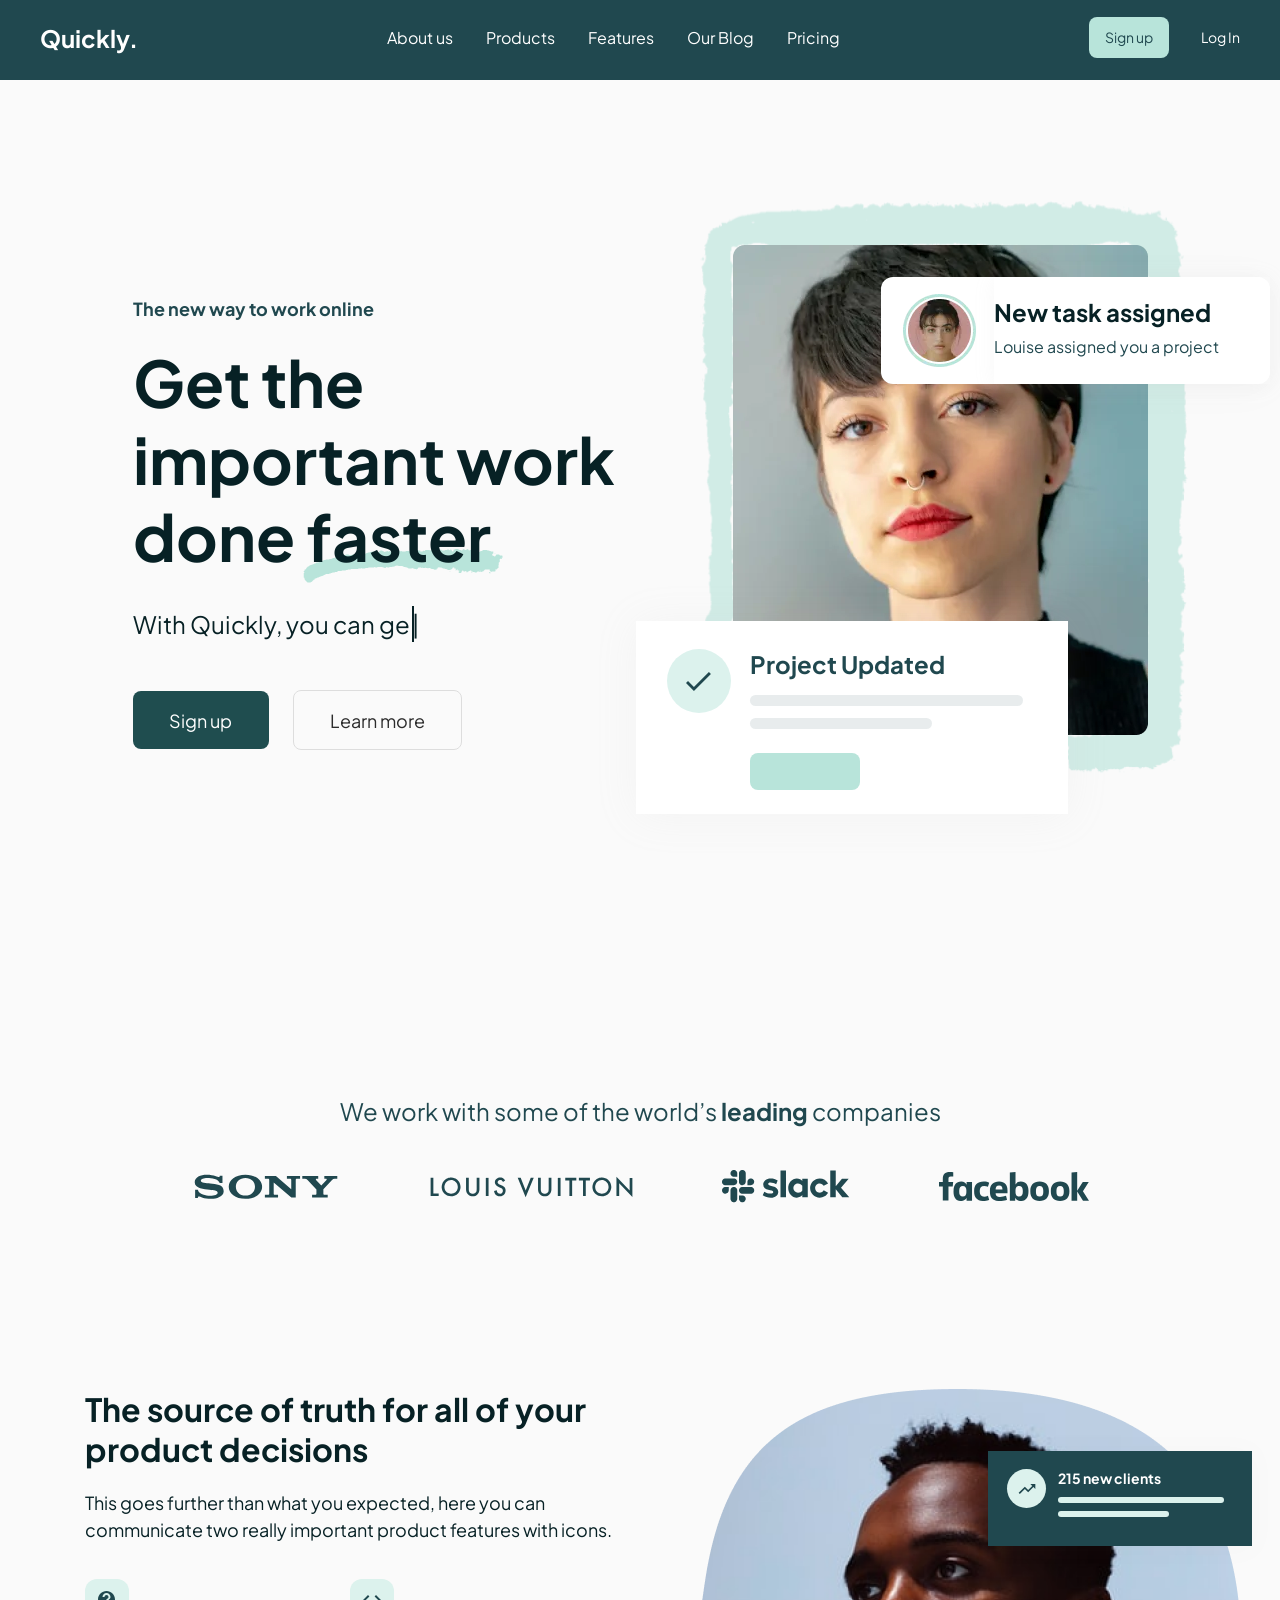
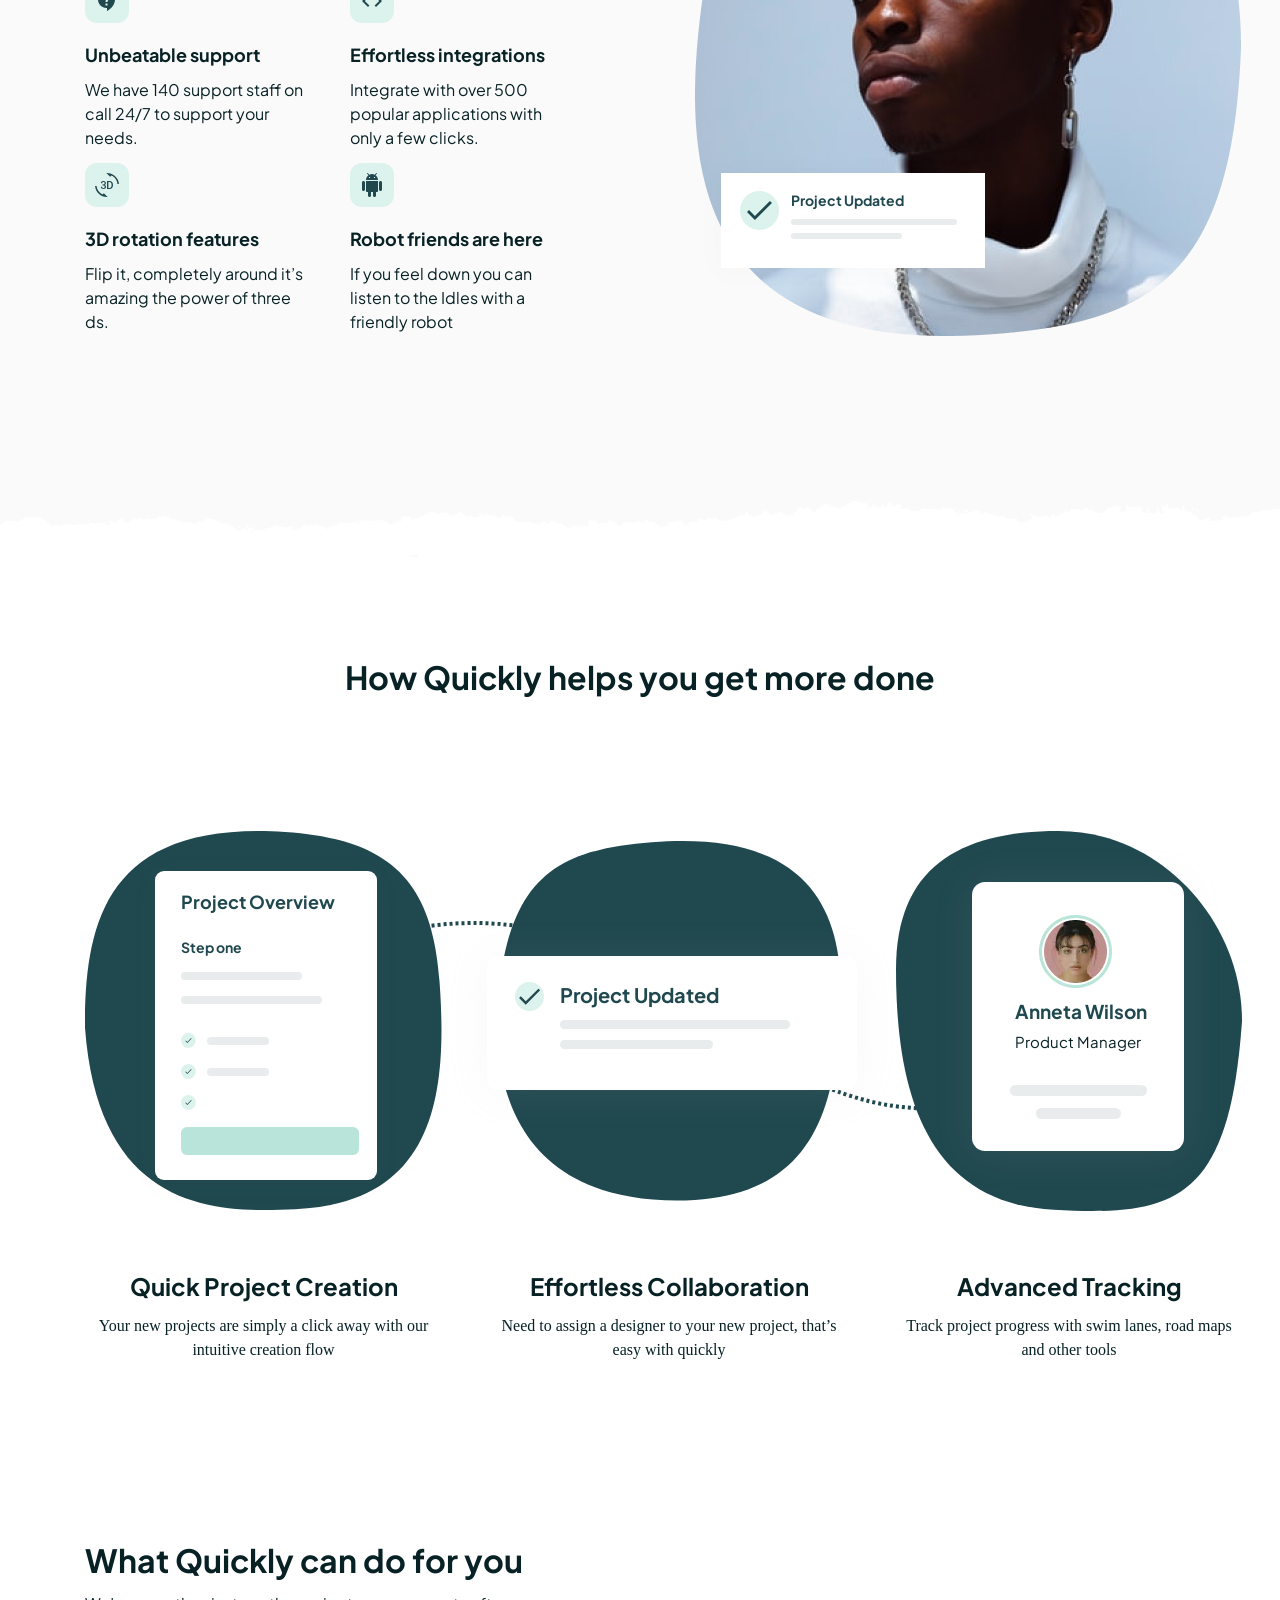
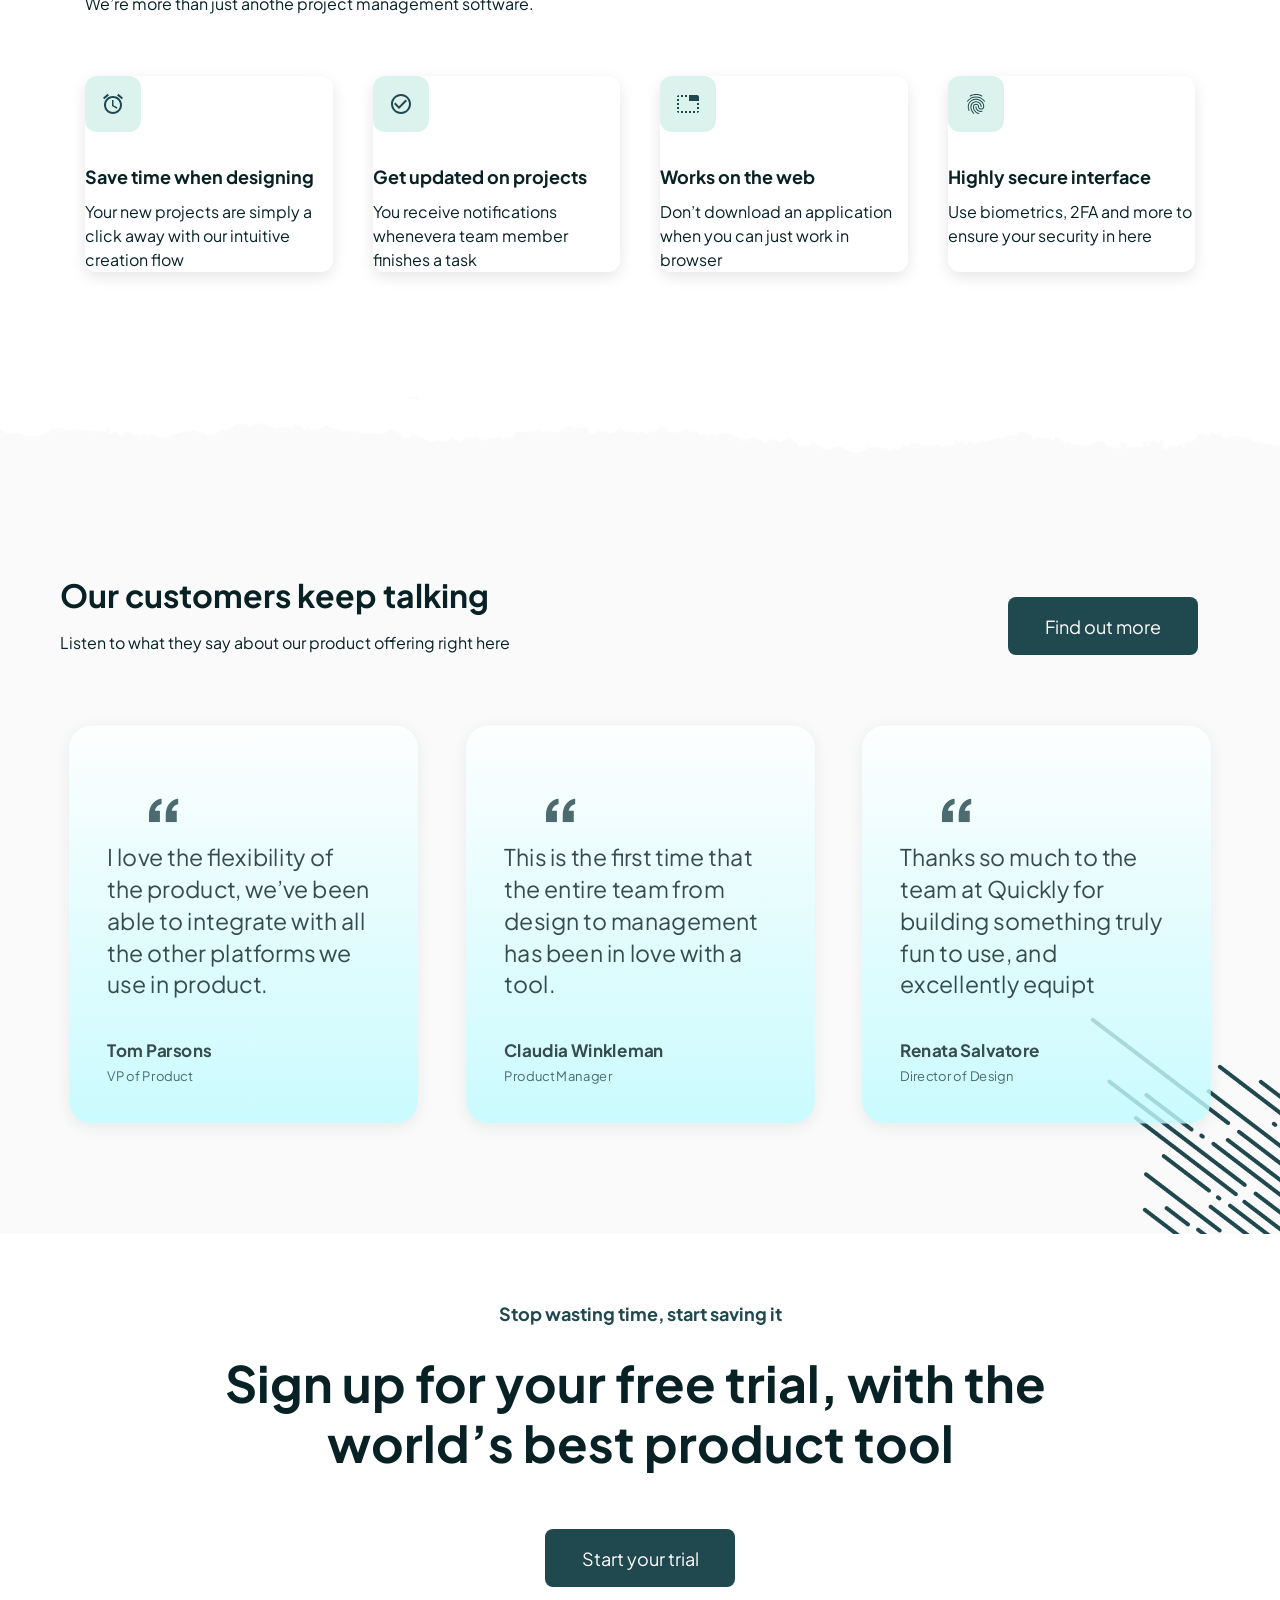
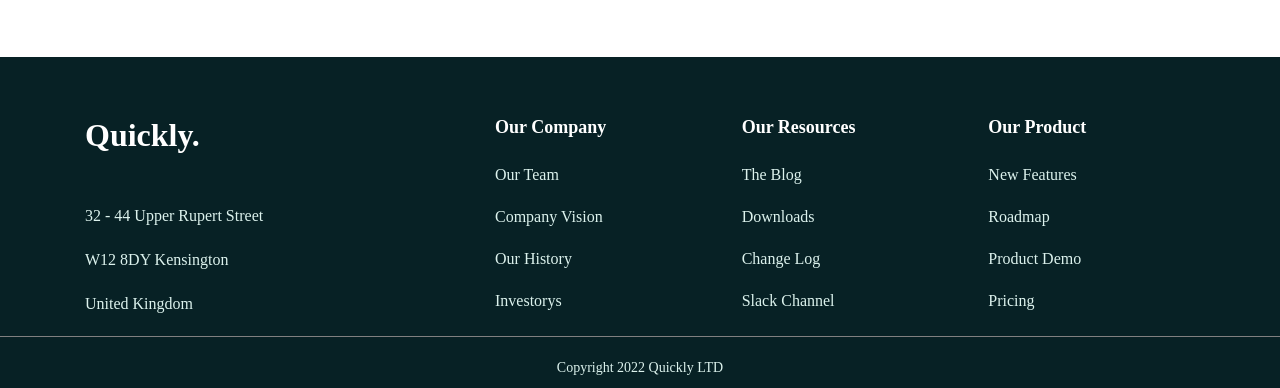
<file: index.html>
<!DOCTYPE html>
<html lang="en">
<head>
    <meta charset="UTF-8">
    <meta name="viewport" content="width=device-width, initial-scale=1.0">
    <title>Quickly</title>
    <link rel="icon" href="./assets/media/Quicly Logo.ico" type="image/x-icon">
    <link rel="stylesheet" href="./assets/styles/index.css">
    <link rel="stylesheet" href="./assets/styles/scc/home.css">
    <link rel="stylesheet" href="./assets/styles/media_home.css">
</head>
<body>
    <header class="header" id="header">
      <div class="header_container flex">
        <a href="#trial"  class="header_logo">Quickly.</a>
        <nav class="header_nav">
          <ul class="header_menu flex">
            <li class="header_link"><a href="./about_us.html" >About us</a></li>
            <li class="header_link"><a href="#" >Products</a></li>
            <li class="header_link"><a href="./feature.html" >Features</a></li>
            <li class="header_link"><a href="#">Our Blog</a></li>
            <li class="header_link"><a href="./pricing.html" >Pricing</a></li>
          </ul>
        </nav>


        <div class="header_mobile_menu">
              <!-- БУРГЕР МЕНЮ -->
            <input type="checkbox" id="burger" hidden>
            <label class="burger_btn" for="burger">
              <span class="line"></span>
            </label>
             <nav class="burger_menu">
                <ul class="header_list">
                  <li class="header_link"><a href="./about_us.html" >About us</a></li>
                  <li class="header_link"><a href="#" >Products</a></li>
                  <li class="header_link"><a href="./feature.html" >Features</a></li>
                  <li class="header_link"><a href="#">Our Blog</a></li>
                  <li class="header_link"><a href="./pricing.html" >Pricing</a></li>
                  <li class="header_link"><button class="header_signup_btn"><a href="./sign_up.html" >Sign up</a></button></li>
                  <li class="header_link"><button class="header_login_btn"><a href="./sign_in.html" >Log In</a></button></li>
                </ul>
            </nav>
            <label for="burger" class="overlay"></label>
            <!-- overlay- затемнение -->
          </div>
        <div class="change_btn">
            <button class="header_signup_btn"><a href="./sign_up.html" >Sign up</a></button>
            <button class="header_login_btn"><a href="./sign_in.html" >Log In</a></button>
        </div>
      </div>
    </header>


    <main>
          <section class="hero flex" id="hero">
          <div class="hero_container flex">
            <div class="hero_content ">
            <p class="hero_new-way">The new way to work online</p>
            <h1 class="hero_title first_title">Get the important work done <span class="span_line">faster</span></h1>
            <p class="hero_desc"><span id="typing-text"></span><span class="cursor">|</span></p>
            <div class="hero_buttons">
              <button class="hero_signup_btn"><a href="./sign_up.html">Sign up</a></button>
              <button class="hero_learnmore_btn"><a href="./sign_in.html">Learn more</a></button>
            </div>
          </div>

          <div class="hero_assignment ">

            <div class="hero_assignment__image main-container">
              <div class="aloh">
                  <img src="./assets/media/pircing.webp "  class="avatar-ring" alt="person">
              </div>
              
            <div class="hero_assignment_notification_top">
            <div class="avatar">
              <img src="./assets/media/avatar.webp" alt="avatar" >
            </div>
            <div class="hero_assignment_card">
              <h4 class="hero_assignment_title">New task assigned</h4>
              <p class="hero_assignment_desc">Louise assigned you a project</p>
            </div>
          </div>
          <div class="hero_assignment_notification_bottom">
            <div class="notification_bottom_check">
              <svg width="25" height="19" viewBox="0 0 25 19" fill="none" xmlns="http://www.w3.org/2000/svg">
              <path d="M7.91917 14.9883L2.01167 9.08083L0 11.0783L7.91917 18.9975L24.9192 1.9975L22.9217 0L7.91917 14.9883Z" fill="#20484F" />
              </svg>
            </div>
            <div class="hero_assignment_card_second">
              <h4 class="notification_title">Project Updated</h4>
              <div class="notification_line"></div>
              <div class="notification_line_small"></div>
              <div class="notification_button"></div>
            </div>
            </div>
          </div>
                </div>
                  </div>   
          </section>

          <section class="partners">
            <h4 class="partners_title">We work with some of the world’s
              <a href="#" class="partners_title link">leading</a> companies</h4>
            <div class="partners_logos flex">
              <div class="logo logon sony">
                <svg width="150" height="32" viewBox="0 0 150 32" fill="none" xmlns="http://www.w3.org/2000/svg">
                <path d="M133.331 5.05148H146.284V7.78917H143.734C142.653 7.78917 141.758 8.1641 141.032 8.91565L132.368 18.1589V22.6362C132.368 23.3877 132.74 23.7626 133.5 23.7626H136.709V26.5003H121.086V23.7626H124.312C125.072 23.7626 125.427 23.3877 125.427 22.6362V18.4494L116.543 8.91565C115.817 8.1641 114.922 7.78917 113.841 7.78917H111.308V5.05148H127.217V7.78917H125.629C125.258 7.78917 125.005 7.92259 124.886 8.19112C124.785 8.45965 124.819 8.70116 125.021 8.91565L130.274 14.5194L135.526 8.91565C135.712 8.70116 135.763 8.45965 135.645 8.19112C135.543 7.92259 135.29 7.78917 134.901 7.78917H133.331V5.05148ZM104.738 26.5003H100.313L82.6997 11.4287V22.6362C82.6997 23.3877 83.0763 23.7626 83.8245 23.7626H87.0485V26.5003H73.8752V23.7626H77.0959C77.8475 23.7626 78.2224 23.3877 78.2224 22.6362V8.91565C78.2224 8.1641 77.8475 7.78917 77.0959 7.78917H73.8752V5.05148H84.9189L100.245 18.1589V8.91565C100.245 8.1641 99.8739 7.78917 99.1308 7.78917H95.905V5.05148H109.078V7.78917H105.853C105.093 7.78917 104.738 8.1641 104.738 8.91565V26.5003ZM54.4243 3.71558C44.3873 3.71558 37.7415 8.88188 37.7415 15.7759C37.7415 22.6699 44.3873 27.8362 54.4243 27.8362C64.4631 27.8362 71.1088 22.6699 71.1088 15.7759C71.1088 8.88188 64.4631 3.71558 54.4243 3.71558ZM54.4243 6.93121C60.1818 6.93121 63.9919 10.7194 63.9919 15.7759C63.9919 20.8307 60.1818 24.6206 54.4243 24.6206C48.6686 24.6206 44.8568 20.8307 44.8568 15.7759C44.8568 10.7194 48.6686 6.93121 54.4243 6.93121ZM28.7398 4.79646H31.4775V12.0401H28.7398C27.3752 7.54934 20.5909 6.87717 16.3366 6.87717C12.616 6.87717 9.8361 7.85503 9.8361 9.74489C9.8361 11.9286 15.07 11.9911 19.3023 12.5636C24.7523 13.3017 32.7002 13.175 32.7002 20.2987C32.7002 25.9193 25.2353 27.8261 20.5605 27.8362C12.1904 27.8548 9.5929 25.4448 7.6777 25.4448C7.1457 25.4448 6.8721 25.9582 6.8721 26.985H4.13442V18.8564H6.8721C7.90063 23.7559 15.4331 24.8233 18.6082 24.8233C20.8578 24.8233 26.6473 24.3825 26.6473 21.7073C26.6473 19.1722 22.9317 19.304 18.419 18.6605C13.4723 17.9529 3.71558 17.7992 3.71558 11.221C3.71558 6.14419 9.40374 3.71558 15.786 3.71558C23.1986 3.71558 26.8634 6.12224 27.9612 6.12224C28.4797 6.12224 28.7398 5.64597 28.7398 4.79646Z" fill="#20484F" />
              </svg>
              </div>
              <div class="logo logon lv ">
                <svg width="203" height="22" viewBox="0 0 203 22" fill="none" xmlns="http://www.w3.org/2000/svg">
                <g clip-path="url(#clip0_2912_135)">
                  <path d="M202.38 1.89008V21.1082L189.199 7.33105V19.985H186.453V0.667114L199.659 14.4692V1.89008H202.38Z" fill="#20484F" />
                  <path d="M171.924 1.51562C171.924 1.51562 169.253 1.54058 167.106 2.81347C167.106 2.81347 164.959 4.0614 163.711 6.20783C163.711 6.20783 162.437 8.32931 162.412 10.9999C162.412 10.9999 162.437 13.6455 163.686 15.742C163.686 15.742 164.959 17.8385 167.081 19.0615C167.081 19.0615 169.228 20.3094 171.924 20.3344C171.924 20.3344 174.545 20.3094 176.667 19.0365C176.667 19.0365 178.789 17.7886 180.037 15.6671C180.037 15.6671 181.31 13.5456 181.335 10.925C181.335 10.925 181.31 8.30435 180.037 6.18287C180.037 6.18287 178.789 4.0614 176.667 2.81347C176.667 2.81347 174.545 1.54058 171.924 1.51562ZM171.899 4.08636C171.899 4.08636 173.821 4.11131 175.319 5.00982C175.319 5.00982 176.817 5.90833 177.69 7.4308C177.69 7.4308 178.589 8.97823 178.589 10.95C178.589 10.95 178.564 12.8468 177.69 14.3942C177.69 14.3942 176.792 15.9167 175.269 16.8152C175.269 16.8152 173.771 17.7387 171.899 17.7387C171.899 17.7387 170.002 17.7137 168.479 16.8402C168.479 16.8402 166.956 15.9417 166.057 14.4192C166.057 14.4192 165.183 12.8718 165.159 10.95C165.159 10.95 165.183 9.00319 166.057 7.45576C166.057 7.45576 166.931 5.90833 168.454 5.00982C168.454 5.00982 169.977 4.11131 171.899 4.08636Z" fill="#20484F" />
                  <path d="M155.772 4.43584V19.985H153.026V4.43584H148.882V1.86511H159.941V4.43584H155.772Z" fill="#20484F" />
                  <path d="M146.311 4.43584H142.142V19.985H139.396V4.43584H135.251V1.86511H146.311V4.43584Z" fill="#20484F" />
                  <path d="M130.558 1.86511V19.985H127.812V1.86511H130.558Z" fill="#20484F" />
                  <path d="M121.421 1.86511V13.5208C121.421 13.5208 121.396 15.4925 120.548 17.015C120.548 17.015 119.674 18.5374 118.176 19.4359C118.176 19.4359 116.678 20.3095 114.756 20.3344C114.756 20.3344 112.809 20.3095 111.286 19.4359C111.286 19.4359 109.788 18.5374 108.914 17.015C108.914 17.015 108.066 15.4925 108.041 13.5208V1.86511H110.787V12.772C110.787 12.772 110.787 13.9451 110.912 14.6439C110.912 14.6439 111.036 15.3427 111.361 15.8918C111.361 15.8918 111.86 16.7654 112.759 17.2396C112.759 17.2396 113.658 17.7387 114.756 17.7387C114.756 17.7387 115.829 17.7387 116.728 17.2396C116.728 17.2396 117.602 16.7654 118.126 15.8918C118.126 15.8918 118.451 15.3427 118.575 14.6439L118.675 12.772V1.86511H121.421Z" fill="#20484F" />
                  <path d="M87.6948 1.86511H90.6905L95.6833 14.4193L100.751 1.86511H103.747L95.6334 21.3328L87.6948 1.86511Z" fill="#20484F" />
                  <path d="M71.7679 4.46086C71.7679 4.46086 71.1688 4.08648 70.2451 4.08648C70.2451 4.08648 69.0968 4.11144 68.3728 4.7354C68.3728 4.7354 67.6489 5.35936 67.6239 6.33275C67.6239 6.33275 67.5989 7.25621 68.4727 7.85522L68.922 8.15472L69.621 8.47918L71.3935 9.20298C71.3935 9.20298 73.5653 10.1015 74.5889 11.3744C74.5889 11.3744 75.6374 12.6722 75.6124 14.4692C75.6124 14.4692 75.6124 16.1664 74.8635 17.4892C74.8635 17.4892 74.1395 18.7871 72.8414 19.5608C72.8414 19.5608 71.5433 20.3095 69.8956 20.3345C69.8956 20.3345 67.4491 20.3095 65.9263 18.9368C65.9263 18.9368 64.4035 17.5391 64.0291 14.9934L66.8001 14.3444L66.9998 15.5674C66.9998 15.5674 67.1246 16.0167 67.3243 16.3411C67.3243 16.3411 67.6738 16.99 68.3728 17.3644C68.3728 17.3644 69.0718 17.7388 69.9206 17.7388C69.9206 17.7388 71.2187 17.7138 72.0425 16.8902C72.0425 16.8902 72.8664 16.0666 72.8913 14.7438C72.8913 14.7438 72.8664 13.1963 71.6431 12.3478C71.6431 12.3478 70.994 11.9235 70.295 11.6489L68.5725 10.9002C68.5725 10.9002 64.8279 9.35273 64.8529 6.33275C64.8529 6.33275 64.8529 4.93507 65.5768 3.86185C65.5768 3.86185 66.2758 2.78863 67.4991 2.16467C67.4991 2.16467 68.7223 1.54071 70.2701 1.51575C70.2701 1.51575 71.8928 1.51575 73.0661 2.23955C73.0661 2.23955 74.2643 2.96334 75.1631 4.56069L72.9662 5.88349C72.9662 5.88349 72.3671 4.86019 71.7679 4.46086Z" fill="#20484F" />
                  <path d="M58.5617 1.86511V19.985H55.8157V1.86511H58.5617Z" fill="#20484F" />
                  <path d="M46.6788 1.86511H49.4248V13.5208C49.4248 13.5208 49.3999 15.4925 48.5511 17.015C48.5511 17.015 47.6773 18.5374 46.1795 19.4359C46.1795 19.4359 44.6816 20.3095 42.7594 20.3344C42.7594 20.3344 40.8122 20.3095 39.2894 19.4359C39.2894 19.4359 37.7916 18.5374 36.9178 17.015C36.9178 17.015 36.069 15.4925 36.0441 13.5208V1.86511H38.7901V12.772C38.7901 12.772 38.7901 13.9451 38.9149 14.6439C38.9149 14.6439 39.0398 15.3427 39.3643 15.8918C39.3643 15.8918 39.8636 16.7654 40.7623 17.2396C40.7623 17.2396 41.661 17.7387 42.7594 17.7387C42.7594 17.7387 43.8329 17.7387 44.7316 17.2396C44.7316 17.2396 45.6053 16.7654 46.1296 15.8918C46.1296 15.8918 46.4541 15.3427 46.5789 14.6439L46.6788 12.772V1.86511Z" fill="#20484F" />
                  <path d="M21.1656 1.51562C21.1656 1.51562 18.4945 1.54058 16.3475 2.81347C16.3475 2.81347 14.2006 4.0614 12.9524 6.20783C12.9524 6.20783 11.6793 8.32931 11.6543 10.9999C11.6543 10.9999 11.6793 13.6455 12.9275 15.742C12.9275 15.742 14.2006 17.8385 16.3226 19.0615C16.3226 19.0615 18.4695 20.3094 21.1656 20.3344C21.1656 20.3344 23.7868 20.3094 25.9088 19.0365C25.9088 19.0365 28.0307 17.7886 29.2789 15.6671C29.2789 15.6671 30.5521 13.5456 30.5771 10.925C30.5771 10.925 30.5521 8.30435 29.2789 6.18287C29.2789 6.18287 28.0307 4.0614 25.9088 2.81347C25.9088 2.81347 23.7868 1.54058 21.1656 1.51562ZM21.1406 4.08636C21.1406 4.08636 23.0629 4.11131 24.5607 5.00982C24.5607 5.00982 26.0586 5.90833 26.9323 7.4308C26.9323 7.4308 27.8061 8.97823 27.831 10.95C27.831 10.95 27.8061 12.8468 26.9323 14.3942C26.9323 14.3942 26.0336 15.9167 24.5108 16.8152C24.5108 16.8152 23.013 17.7387 21.1406 17.7387C21.1406 17.7387 19.2434 17.7137 17.7206 16.8402C17.7206 16.8402 16.1978 15.9417 15.2991 14.4192C15.2991 14.4192 14.4253 12.8718 14.4003 10.95C14.4003 10.95 14.4253 9.00319 15.2991 7.45576C15.2991 7.45576 16.1728 5.90833 17.6956 5.00982C17.6956 5.00982 19.2184 4.11131 21.1406 4.08636Z" fill="#20484F" />
                  <path d="M3.36617 1.86511V17.3893H8.68352V19.985H0.620117V1.86511H3.36617Z" fill="#20484F" />
                </g>
                <defs>
                  <clipPath id="clip0_2912_135">
                    <rect width="203" height="22" fill="white" />
                  </clipPath>
                </defs>
              </svg>
              </div>
              <div class="logo logon slack">
                <svg width="128" height="33" viewBox="0 0 128 33" fill="none" xmlns="http://www.w3.org/2000/svg">
                  <path d="M40.7167 25.3544L42.3091 21.6607C44.0285 22.9438 46.3089 23.6098 48.5642 23.6098C50.2345 23.6098 51.281 22.9688 51.281 21.993C51.2559 19.2789 41.3066 21.4048 41.2336 14.5855C41.2085 11.1263 44.2838 8.45607 48.6421 8.45607C51.232 8.45607 53.8205 9.09824 55.6683 10.5632L54.1803 14.3309C52.4898 13.2523 50.3867 12.4834 48.3868 12.4834C47.0258 12.4834 46.1315 13.1256 46.1315 13.9434C46.1567 16.6086 56.1789 15.1487 56.2821 21.6607C56.2821 25.1976 53.286 27.686 48.9767 27.686C45.8221 27.686 42.9229 26.9423 40.7167 25.3531V25.3544ZM101.721 20.3274C101.224 21.2112 100.446 21.9055 99.5109 22.3012C98.5754 22.6969 97.5346 22.7717 96.5519 22.5138C95.5692 22.2559 94.7002 21.6799 94.0813 20.8763C93.4623 20.0726 93.1285 19.0868 93.1322 18.0736C93.1306 17.4714 93.2481 16.8749 93.478 16.3181C93.7079 15.7613 94.0456 15.2552 94.472 14.8288C94.8983 14.4024 95.4049 14.064 95.9625 13.8331C96.5202 13.6022 97.1181 13.4832 97.722 13.4831C99.4364 13.4831 100.926 14.4338 101.722 15.8159L106.104 13.3802C104.463 10.4603 101.308 8.45607 97.722 8.45607C92.4102 8.45607 88.106 12.7681 88.106 18.0736C88.106 23.379 92.4102 27.686 97.722 27.686C99.4335 27.6897 101.114 27.2346 102.589 26.3683C104.064 25.502 105.278 24.2564 106.104 22.7619L101.721 20.3287V20.3274ZM58.4883 0.484134H63.9774V27.3286H58.4883V0.485387V0.484134ZM108.261 0.484134V27.3286H113.744V19.2789L120.259 27.3286H127.286L119.002 17.765L126.671 8.84363H119.95L113.744 16.2512V0.485387H108.26L108.261 0.484134ZM80.2837 20.3814C79.4887 21.6895 77.8473 22.6591 75.9995 22.6591C75.3962 22.6587 74.7989 22.5398 74.2417 22.3091C73.6845 22.0784 73.1783 21.7405 72.7522 21.3146C72.326 20.8888 71.9882 20.3833 71.7581 19.8272C71.528 19.2711 71.4101 18.6752 71.4111 18.0736C71.4099 17.4717 71.5277 16.8754 71.7577 16.319C71.9877 15.7625 72.3254 15.2566 72.7515 14.8303C73.1776 14.404 73.6838 14.0656 74.2411 13.8345C74.7984 13.6033 75.3959 13.4839 75.9995 13.4831C77.8473 13.4831 79.4887 14.5065 80.2837 15.8398V20.3814ZM80.2837 8.84237V11.0247C79.3856 9.50962 77.1542 8.45607 74.821 8.45607C70.0011 8.45607 66.2075 12.7142 66.2075 18.0447C66.2075 23.3802 70.0011 27.686 74.821 27.686C77.1542 27.686 79.3856 26.6325 80.2837 25.1236V27.3047H85.7728V8.84237H80.2837ZM6.79597 20.3513C6.79597 22.2238 5.28282 23.7377 3.40994 23.7377C2.96459 23.7374 2.52367 23.6495 2.11242 23.479C1.70117 23.3086 1.32766 23.059 1.01327 22.7444C0.698887 22.4299 0.449789 22.0566 0.280238 21.6459C0.110687 21.2353 0.0240093 20.7953 0.0251671 20.3513C0.02434 19.9076 0.111289 19.4681 0.281034 19.0579C0.45078 18.6478 0.699989 18.275 1.01439 17.9611C1.3288 17.6471 1.70222 17.398 2.11328 17.2281C2.52435 17.0583 2.96498 16.9709 3.40994 16.9711H6.79597V20.3525V20.3513ZM8.48522 20.3513C8.48439 19.9074 8.57138 19.4678 8.7412 19.0576C8.91103 18.6474 9.16035 18.2746 9.47488 17.9606C9.78942 17.6466 10.163 17.3976 10.5742 17.2278C10.9854 17.058 11.4262 16.9708 11.8712 16.9711C12.3163 16.9709 12.757 17.0583 13.1682 17.2283C13.5793 17.3982 13.9528 17.6474 14.2672 17.9615C14.5817 18.2756 14.8308 18.6485 15.0005 19.0588C15.1702 19.4691 15.257 19.9087 15.256 20.3525V28.8136C15.257 29.2576 15.1702 29.6974 15.0006 30.1079C14.831 30.5184 14.5818 30.8915 14.2675 31.2059C13.9531 31.5203 13.5796 31.7699 13.1685 31.9402C12.7573 32.1106 12.3165 32.1984 11.8712 32.1988C11.4258 32.1986 10.9847 32.1108 10.5733 31.9405C10.1619 31.7701 9.78829 31.5205 9.47377 31.2059C9.15924 30.8914 8.91004 30.5181 8.74041 30.1073C8.57078 29.6966 8.48406 29.2565 8.48522 28.8123V20.3525V20.3513ZM11.8712 6.76661C11.4258 6.76644 10.9847 6.67867 10.5733 6.5083C10.1619 6.33794 9.78829 6.08833 9.47377 5.77377C9.15924 5.45921 8.91004 5.08588 8.74041 4.67515C8.57078 4.26442 8.48406 3.82436 8.48522 3.38017C8.48439 2.93636 8.57138 2.49676 8.7412 2.08653C8.91103 1.6763 9.16035 1.30351 9.47488 0.989519C9.78942 0.675527 10.163 0.426499 10.5742 0.256701C10.9854 0.0869023 11.4262 -0.000329797 11.8712 9.36947e-07C12.3162 -0.000164774 12.7568 0.0871872 13.1679 0.25706C13.579 0.426932 13.9524 0.675988 14.2668 0.989964C14.5812 1.30394 14.8304 1.67667 15.0002 2.08682C15.1699 2.49697 15.2568 2.93647 15.256 3.38017V6.76661H11.8712ZM11.8712 8.48617C12.3162 8.486 12.7568 8.57336 13.1679 8.74323C13.579 8.9131 13.9524 9.16216 14.2668 9.47613C14.5812 9.79011 14.8304 10.1628 15.0002 10.573C15.1699 10.9831 15.2568 11.4226 15.256 11.8663C15.256 13.7377 13.7429 15.2528 11.8712 15.2528H3.38604C2.94058 15.2526 2.49953 15.1648 2.08813 14.9945C1.67674 14.8241 1.30308 14.5745 0.988562 14.2599C0.674042 13.9454 0.424831 13.572 0.255201 13.1613C0.0855711 12.7506 -0.00114649 12.3105 1.14449e-05 11.8663C-0.000815948 11.4225 0.0861731 10.9829 0.255998 10.5727C0.425822 10.1625 0.675144 9.78968 0.989682 9.47569C1.30422 9.16169 1.67779 8.91267 2.089 8.74287C2.50021 8.57307 2.94097 8.48584 3.38604 8.48617H11.8712ZM25.4368 11.8663C25.4359 11.4226 25.5229 10.9831 25.6926 10.573C25.8624 10.1628 26.1116 9.79011 26.426 9.47613C26.7404 9.16216 27.1138 8.9131 27.5249 8.74323C27.9359 8.57336 28.3766 8.486 28.8215 8.48617C29.2666 8.48584 29.7074 8.57307 30.1186 8.74287C30.5298 8.91267 30.9033 9.16169 31.2179 9.47569C31.5324 9.78968 31.7817 10.1625 31.9516 10.5727C32.1214 10.9829 32.2084 11.4225 32.2076 11.8663C32.2076 13.7377 30.6944 15.2528 28.8215 15.2528H25.4368V11.8663ZM23.7463 11.8663C23.7463 13.7377 22.2331 15.2528 20.3615 15.2528C19.916 15.2526 19.475 15.1648 19.0636 14.9945C18.6522 14.8241 18.2785 14.5745 17.964 14.2599C17.6495 13.9454 17.4003 13.572 17.2306 13.1613C17.061 12.7506 16.9743 12.3105 16.9755 11.8663V3.38017C16.9746 2.93636 17.0616 2.49676 17.2314 2.08653C17.4013 1.6763 17.6506 1.30351 17.9651 0.989519C18.2797 0.675527 18.6532 0.426499 19.0644 0.256701C19.4756 0.0869023 19.9164 -0.000329797 20.3615 9.36947e-07C20.8064 -0.000164774 21.2471 0.0871872 21.6581 0.25706C22.0692 0.426932 22.4426 0.675988 22.757 0.989964C23.0714 1.30394 23.3206 1.67667 23.4904 2.08682C23.6601 2.49697 23.7471 2.93647 23.7463 3.38017V11.8663ZM20.3615 25.4322C20.8066 25.432 21.2473 25.5194 21.6584 25.6893C22.0696 25.8593 22.4431 26.1085 22.7575 26.4226C23.0719 26.7367 23.3211 27.1096 23.4907 27.5199C23.6604 27.9301 23.7472 28.3698 23.7463 28.8136C23.7472 29.2576 23.6604 29.6974 23.4908 30.1079C23.3212 30.5184 23.0721 30.8915 22.7577 31.2059C22.4433 31.5203 22.0699 31.7699 21.6587 31.9402C21.2475 32.1106 20.8067 32.1984 20.3615 32.1988C19.916 32.1986 19.475 32.1108 19.0636 31.9405C18.6522 31.7701 18.2785 31.5205 17.964 31.2059C17.6495 30.8914 17.4003 30.5181 17.2306 30.1073C17.061 29.6966 16.9743 29.2565 16.9755 28.8123V25.4322H20.3615ZM20.3615 23.7377C19.916 23.7375 19.475 23.6498 19.0636 23.4794C18.6522 23.309 18.2785 23.0594 17.964 22.7449C17.6495 22.4303 17.4003 22.057 17.2306 21.6462C17.061 21.2355 16.9743 20.7954 16.9755 20.3513C16.9746 19.9074 17.0616 19.4678 17.2314 19.0576C17.4013 18.6474 17.6506 18.2746 17.9651 17.9606C18.2797 17.6466 18.6532 17.3976 19.0644 17.2278C19.4756 17.058 19.9164 16.9708 20.3615 16.9711H28.8467C29.2918 16.9709 29.7325 17.0583 30.1436 17.2283C30.5548 17.3982 30.9283 17.6474 31.2427 17.9615C31.5571 18.2756 31.8063 18.6485 31.976 19.0588C32.1456 19.4691 32.2324 19.9087 32.2315 20.3525C32.2324 20.7965 32.1456 21.2363 31.976 21.6468C31.8064 22.0573 31.5573 22.4304 31.2429 22.7449C30.9285 23.0593 30.5551 23.3088 30.1439 23.4791C29.7327 23.6495 29.2919 23.7374 28.8467 23.7377H20.3615Z" fill="#20484F" />
                </svg>
              </div>
              <div class="logo logon fb">
                <svg width="150" height="30" viewBox="0 0 150 30" fill="none" xmlns="http://www.w3.org/2000/svg">
                <g clip-path="url(#clip0_2912_125)">
                  <path d="M11.7495 4.5822C9.99062 4.5822 9.46294 5.35613 9.46294 7.07986V9.9293H14.1768L13.7195 14.5728H9.46294V28.6089H3.79925V14.5728H0V9.96447H3.79925V7.18539C3.79925 2.47151 5.69887 0.0090332 10.9404 0.0090332C12.031 0.0090332 13.1567 0.0793897 14.2472 0.220103V4.5822" fill="#20484F" />
                  <path d="M14.5637 18.6887C14.5637 13.4823 17.0262 9.54236 22.2326 9.54236C25.0469 9.54236 26.7706 10.9847 27.6149 12.8139V9.9645H33.0324V28.6441H27.5797V25.8299C26.8058 27.624 25.0117 29.0311 22.1974 29.0311C17.0262 29.0311 14.5286 25.1263 14.5286 19.8848L14.5637 18.6887ZM20.2274 19.9551C20.2274 22.7342 21.2476 24.5986 23.886 24.5986C26.2078 24.5986 27.3686 22.9101 27.3686 20.2365V18.3369C27.3686 15.6634 26.1726 13.9748 23.886 13.9748C21.2476 13.9748 20.2274 15.8041 20.2274 18.6183V19.9551Z" fill="#20484F" />
                  <path d="M44.7818 9.54236C46.9628 9.54236 49.0735 9.99968 50.1992 10.8088L48.9328 14.8191C47.7719 14.2562 46.4703 13.9748 45.1687 13.9748C42.1082 13.9748 40.7714 15.7337 40.7714 18.7591V19.8496C40.7714 22.8749 42.1082 24.6338 45.1687 24.6338C46.4703 24.6338 47.7719 24.3172 48.9328 23.7544L50.1992 27.7647C49.0735 28.5386 46.998 29.0311 44.7818 29.0311C38.1331 29.0311 35.1429 25.4781 35.1429 19.744V18.8646C35.1429 13.1305 38.1331 9.54236 44.7818 9.54236Z" fill="#20484F" />
                  <path d="M50.938 19.9903V18.3369C50.938 13.025 53.9633 9.54236 60.1195 9.54236C65.9239 9.54236 68.4919 13.0602 68.4919 18.2666V21.2567H56.6017C56.7072 23.8247 57.8681 24.9504 60.9989 24.9504C63.0393 24.9504 65.0796 24.5635 67.0144 23.8247L68.0346 27.6943C66.5571 28.4683 63.4966 29.0663 60.7879 29.0663C53.6115 29.0311 50.938 25.4781 50.938 19.9903ZM56.6017 17.5278H63.4262V17.0705C63.4262 15.0302 62.6171 13.412 60.1195 13.412C57.5867 13.412 56.6017 15.0302 56.6017 17.5278Z" fill="#20484F" />
                  <path d="M89.4583 19.8847C89.4583 25.0911 86.9606 29.031 81.7543 29.031C78.94 29.031 76.97 27.6239 76.1961 25.8298V28.6441H70.849V0.571841L76.5127 0.0793457V12.5676C77.3218 10.9142 79.1511 9.57747 81.7894 9.57747C86.9606 9.57747 89.4935 13.4823 89.4935 18.7238L89.4583 19.8847ZM83.7946 18.5831C83.7946 15.9447 82.7744 13.9747 80.0657 13.9747C77.7439 13.9747 76.5127 15.6281 76.5127 18.3017V20.2717C76.5127 22.9452 77.7791 24.5986 80.0657 24.5986C82.7744 24.5986 83.7946 22.6286 83.7946 19.9902V18.5831Z" fill="#20484F" />
                  <path d="M91.3228 19.744V18.7942C91.3228 13.412 94.3833 9.54236 100.61 9.54236C106.837 9.54236 109.897 13.412 109.897 18.7942V19.744C109.897 25.1263 106.837 28.9959 100.61 28.9959C94.3833 28.9959 91.3228 25.1615 91.3228 19.744ZM104.268 18.4073C104.268 15.9448 103.248 13.9748 100.61 13.9748C97.9715 13.9748 96.9513 15.9448 96.9513 18.4073V20.1662C96.9513 22.6287 97.9715 24.5986 100.61 24.5986C103.248 24.5986 104.268 22.6287 104.268 20.1662V18.4073Z" fill="#20484F" />
                  <path d="M111.832 19.744V18.7942C111.832 13.412 114.892 9.54236 121.119 9.54236C127.345 9.54236 130.406 13.412 130.406 18.7942V19.744C130.406 25.1263 127.345 28.9959 121.119 28.9959C114.892 28.9959 111.832 25.1615 111.832 19.744ZM124.777 18.4073C124.777 15.9448 123.757 13.9748 121.119 13.9748C118.48 13.9748 117.46 15.9448 117.46 18.4073V20.1662C117.46 22.6287 118.48 24.5986 121.119 24.5986C123.757 24.5986 124.777 22.6287 124.777 20.1662V18.4073Z" fill="#20484F" />
                  <path d="M138.18 18.8645L143.774 9.92928H149.754L143.914 19.1812L150 28.6441H143.985L138.18 19.4978V28.6441H132.552V0.571863L138.18 0.0441895" fill="#20484F" />
                </g>
                <defs>
                  <clipPath id="clip0_2912_125">
                    <rect width="150" height="29.04" fill="white" />
                  </clipPath>
                </defs>
              </svg>
              </div>
            </div>
          </section>


          <section class="advantages" id="advantages"> 
            <div class="container advantages_container flex">
              <div class="advantages_content">
              <h2 class="advantages_title">The source of truth for all of your product decisions</h2>
              <p class="advantages_desc">This goes further than what you expected, here you can communicate two really important product features with icons.</p>

              <div class="advantages_card grid">
                
                <div class="advantages_blok">
                  <div class="advantages_blok_icon">
                    <div class="icon-box">
                      <svg width="24" height="24" viewBox="0 0 24 24" fill="none" xmlns="http://www.w3.org/2000/svg">
                      <g clip-path="url(#clip0_2912_504)">
                        <path d="M11.5 2C6.81 2 3 5.81 3 10.5C3 15.19 6.81 19 11.5 19H12V22C16.86 19.66 20 15 20 10.5C20 5.81 16.19 2 11.5 2ZM12.5 16.5H10.5V14.5H12.5V16.5ZM12.5 13H10.5C10.5 9.75 13.5 10 13.5 8C13.5 6.9 12.6 6 11.5 6C10.4 6 9.5 6.9 9.5 8H7.5C7.5 5.79 9.29 4 11.5 4C13.71 4 15.5 5.79 15.5 8C15.5 10.5 12.5 10.75 12.5 13Z" fill="#20484F" />
                      </g>
                      <defs>
                        <clipPath id="clip0_2912_504">
                          <rect width="24" height="24" fill="white" />
                        </clipPath>
                      </defs>
                    </svg>
                    </div>
                  </div>
                  <h3 class="advantages_blok_subtitle">Unbeatable support</h3>
                  <p class="advantages_blok_subdesc">We have 140 support staff on call 24/7 to support your needs.</p>
                </div>
                <div class="advantages_blok">
                  <div class="advantages_blok_icon">
                    <div class="icon-box">
                      <svg width="24" height="24" viewBox="0 0 24 24" fill="none" xmlns="http://www.w3.org/2000/svg">
                      <g clip-path="url(#clip0_2912_512)">
                        <path d="M9.4 16.6L4.8 12L9.4 7.4L8 6L2 12L8 18L9.4 16.6ZM14.6 16.6L19.2 12L14.6 7.4L16 6L22 12L16 18L14.6 16.6Z" fill="#20484F" />
                      </g>
                      <defs>
                        <clipPath id="clip0_2912_512">
                          <rect width="24" height="24" fill="white" />
                        </clipPath>
                      </defs>
                    </svg>
                    </div>
                  </div>
                  <h3 class="advantages_blok_subtitle">Effortless integrations</h3>
                  <p class="advantages_blok_subdesc">Integrate with over 500 popular applications with only a few clicks.</p>
                </div>
                <div class="advantages_blok">
                  <div class="advantages_blok_icon">
                    <div class="icon-box">
                    <svg width="24" height="24" viewBox="0 0 24 24" fill="none" xmlns="http://www.w3.org/2000/svg">
                    <g clip-path="url(#clip0_2912_520)">
                      <path d="M7.52005 21.48C4.25005 19.94 1.91005 16.76 1.55005 13H0.0500488C0.560049 19.16 5.71005 24 12 24L12.66 23.97L8.85005 20.16L7.52005 21.48ZM8.41005 14.96C8.22005 14.96 8.04005 14.93 7.89005 14.88C7.73005 14.82 7.60005 14.75 7.49005 14.64C7.38005 14.54 7.29005 14.42 7.23005 14.27C7.17005 14.13 7.14005 13.97 7.14005 13.8H5.84005C5.84005 14.16 5.91005 14.48 6.05005 14.75C6.19005 15.02 6.38005 15.25 6.61005 15.44C6.85005 15.62 7.12005 15.76 7.43005 15.85C7.73005 15.95 8.05005 16 8.39005 16C8.76005 16 9.11005 15.95 9.42005 15.85C9.74005 15.75 10.02 15.6 10.25 15.41C10.48 15.22 10.67 14.98 10.8 14.69C10.93 14.4 11 14.08 11 13.72C11 13.53 10.98 13.34 10.93 13.16C10.88 12.98 10.81 12.81 10.7 12.65C10.6 12.49 10.46 12.35 10.3 12.22C10.13 12.09 9.93005 11.99 9.69005 11.91C9.89005 11.82 10.06 11.71 10.21 11.58C10.36 11.45 10.48 11.31 10.58 11.16C10.68 11.01 10.75 10.86 10.8 10.7C10.85 10.54 10.87 10.38 10.87 10.22C10.87 9.86 10.81 9.54 10.69 9.26C10.57 8.98 10.4 8.75 10.18 8.57C9.98005 8.38 9.71005 8.24 9.41005 8.14C9.10005 8.05 8.76005 8 8.39005 8C8.03005 8 7.70005 8.05 7.39005 8.16C7.09005 8.27 6.82005 8.42 6.60005 8.61C6.39005 8.8 6.22005 9.02 6.09005 9.28C5.97005 9.54 5.91005 9.82 5.91005 10.13H7.21005C7.21005 9.96 7.24005 9.81 7.30005 9.68C7.36005 9.55 7.44005 9.43 7.55005 9.34C7.66005 9.25 7.78005 9.17 7.93005 9.12C8.08005 9.07 8.23005 9.04 8.41005 9.04C8.81005 9.04 9.11005 9.14 9.30005 9.35C9.49005 9.55 9.59005 9.84 9.59005 10.21C9.59005 10.39 9.56005 10.55 9.51005 10.7C9.46005 10.85 9.37005 10.97 9.26005 11.07C9.15005 11.17 9.01005 11.25 8.85005 11.31C8.69005 11.37 8.49005 11.4 8.27005 11.4H7.50005V12.43H8.27005C8.49005 12.43 8.69005 12.45 8.87005 12.5C9.05005 12.55 9.20005 12.63 9.32005 12.73C9.44005 12.84 9.54005 12.97 9.61005 13.13C9.68005 13.29 9.71005 13.48 9.71005 13.7C9.71005 14.11 9.59005 14.42 9.36005 14.63C9.13005 14.86 8.81005 14.96 8.41005 14.96ZM16.96 9.04C16.64 8.71 16.26 8.45 15.82 8.27C15.39 8.09 14.9 8 14.36 8H12V16H14.3C14.85 16 15.36 15.91 15.81 15.73C16.26 15.55 16.65 15.3 16.97 14.97C17.29 14.64 17.54 14.24 17.71 13.78C17.88 13.31 17.97 12.79 17.97 12.21V11.81C17.97 11.23 17.88 10.71 17.71 10.24C17.53 9.77 17.28 9.37 16.96 9.04ZM16.57 12.2C16.57 12.62 16.5201 12.99 16.43 13.33C16.33 13.66 16.19 13.95 16 14.18C15.81 14.41 15.57 14.59 15.29 14.71C15 14.83 14.67 14.89 14.3 14.89H13.39V9.12H14.36C15.08 9.12 15.63 9.35 16 9.81C16.38 10.27 16.57 10.93 16.57 11.8V12.2ZM12 0L11.34 0.03L15.15 3.84L16.48 2.51C19.75 4.06 22.09 7.23 22.4401 10.99H23.9401C23.4401 4.84 18.29 0 12 0Z" fill="#20484F" />
                    </g>
                    <defs>
                      <clipPath id="clip0_2912_520">
                        <rect width="24" height="24" fill="white" />
                      </clipPath>
                    </defs>
                  </svg>
                    </div>
                  </div>
                  <h3 class="advantages_blok_subtitle">3D rotation features</h3>
                  <p class="advantages_blok_subdesc">Flip it, completely around it’s amazing the power of three ds.</p>
                </div>
                <div class="advantages_blok">
                  <div class="advantages_blok_icon">
                    <div class="icon-box">
                      <svg width="24" height="24" viewBox="0 0 24 24" fill="none" xmlns="http://www.w3.org/2000/svg">
                      <g clip-path="url(#clip0_2912_528)">
                        <path d="M6 18C6 18.55 6.45 19 7 19H8V22.5C8 23.33 8.67 24 9.5 24C10.33 24 11 23.33 11 22.5V19H13V22.5C13 23.33 13.67 24 14.5 24C15.33 24 16 23.33 16 22.5V19H17C17.55 19 18 18.55 18 18V8H6V18ZM3.5 8C2.67 8 2 8.67 2 9.5V16.5C2 17.33 2.67 18 3.5 18C4.33 18 5 17.33 5 16.5V9.5C5 8.67 4.33 8 3.5 8ZM20.5 8C19.67 8 19 8.67 19 9.5V16.5C19 17.33 19.67 18 20.5 18C21.33 18 22 17.33 22 16.5V9.5C22 8.67 21.33 8 20.5 8ZM15.53 2.16L16.83 0.86C17.03 0.66 17.03 0.35 16.83 0.15C16.63 -0.05 16.32 -0.05 16.12 0.15L14.64 1.63C13.85 1.23 12.95 1 12 1C11.04 1 10.14 1.23 9.34 1.63L7.85 0.15C7.65 -0.05 7.34 -0.05 7.14 0.15C6.94 0.35 6.94 0.66 7.14 0.86L8.45 2.17C6.97 3.26 6 5.01 6 7H18C18 5.01 17.03 3.25 15.53 2.16ZM10 5H9V4H10V5ZM15 5H14V4H15V5Z" fill="#20484F" />
                      </g>
                      <defs>
                        <clipPath id="clip0_2912_528">
                          <rect width="24" height="24" fill="white" />
                        </clipPath>
                      </defs>
                    </svg>
                    </div>
                  </div>
                  <h3 class="advantages_blok_subtitle">Robot friends are here</h3>
                  <p class="advantages_blok_subdesc">If you feel down you can listen to the Idles with a friendly robot</p>
                </div>
              </div>
            </div>


            <div class="advantages_post">
            <div class="advantages_post__image main-container">
              <img src="./assets/media/black_man.webp" class="advantages_picture " alt="black_person">
          <div class="advantages_post_notification top_green">
            <div class="advant_notification_bottom_check">
              <svg width="20" height="20" viewBox="0 0 20 20" fill="none" xmlns="http://www.w3.org/2000/svg">
              <g clip-path="url(#clip0_2921_494)">
                <path d="M13.3333 5L15.2416 6.90833L11.175 10.975L7.84163 7.64167L1.66663 13.825L2.84163 15L7.84163 10L11.175 13.3333L16.425 8.09167L18.3333 10V5H13.3333Z" fill="#20484F" />
              </g>
              <defs>
                <clipPath id="clip0_2921_494">
                  <rect width="20" height="20" fill="white" />
                </clipPath>
              </defs>
            </svg>
            </div>
            <div class="advant_card_second">
              <h4 class="advant_notification_title top_white">215 new clients</h4>
              <div class="advant_notification_line top_light_green"></div>
              <div class="advant_notification_line_small top_light_green"></div>
            </div>
      </div>
      
        <div class="advantages_post_notification bottom_white">
            <div class="advant_notification_bottom_check">
              <svg width="25" height="19" viewBox="0 0 25 19" fill="none" xmlns="http://www.w3.org/2000/svg">
              <path d="M7.91917 14.9883L2.01167 9.08083L0 11.0783L7.91917 18.9975L24.9192 1.9975L22.9217 0L7.91917 14.9883Z" fill="#20484F" />
              </svg>
            </div>
            <div class="advant_card_second">
              <h4 class="advant_notification_title">Project Updated</h4>
              <div class="advant_notification_line"></div>
              <div class="advant_notification_line_small"></div>
            </div>
          </div>
        </div>
      </div>
    </div>
    <div class="wave_divider">
      <img src="./assets/media/divider.webp" alt="wave">
    </div>
          </section>

          <section class="project">
          <div class="container">
            <h4 class="project__title">How Quickly helps you get more done</h4>

            <div class="all_project flex">
                  <div class="card_collumn " >
                    <svg width="357" class="project_collumn" height="380" viewBox="0 0 357 380" fill="none" xmlns="http://www.w3.org/2000/svg">
                    <path d="M9.15527e-05 196.767C13.902 383.961 135.635 381.571 210.021 378.212C349.021 371.934 362.925 266.277 354.534 150.508C347.656 55.6202 310.79 8.05189 200.033 0.899975C19.0207 -10.7886 9.15527e-05 93.3825 9.15527e-05 196.767Z" fill="#20484F" />
                  </svg>
                <div class="project-card">
                <div class="project-card__wrapper">

                  <div class="project_overview_first">
                    <h4 class="project_overview_title">Project Overview</h4>
                    <h5 class="project_overview_desc">Step one</h5>
                    <div class="liners">
                      <div class="overview_line short"></div>
                      <div class="overview_line long"></div>
                    </div>
                    <ul class="liner_lists flex">
                      <li class="check-list flex">
                        <svg width="15" class="berpy" height="15" viewBox="0 0 15 15" fill="none" xmlns="http://www.w3.org/2000/svg">
                        <circle cx="7.4" cy="7.4" r="7.4" fill="#DCF2ED"/>
                        <g clip-path="url(#clip0_2946_192)">
                        <path d="M6.32874 8.8885L4.83997 7.39974L4.33301 7.90314L6.32874 9.89886L10.6129 5.61465L10.1096 5.11126L6.32874 8.8885Z" fill="#20484F"/>
                        </g>
                        <defs>
                        <clipPath id="clip0_2946_192">
                        <rect width="8.56842" height="8.56842" fill="white" transform="translate(3.11572 3.11565)"/>
                        </clipPath>
                        </defs>
                        </svg>
                        <div class="overview_line step"></div>
                        </li>
                      <li class="check-list flex">
                        <svg width="15" class="berpy" height="15" viewBox="0 0 15 15" fill="none" xmlns="http://www.w3.org/2000/svg">
                        <circle cx="7.4" cy="7.4" r="7.4" fill="#DCF2ED"/>
                        <g clip-path="url(#clip0_2946_192)">
                        <path d="M6.32874 8.8885L4.83997 7.39974L4.33301 7.90314L6.32874 9.89886L10.6129 5.61465L10.1096 5.11126L6.32874 8.8885Z" fill="#20484F"/>
                        </g>
                        <defs>
                        <clipPath id="clip0_2946_192">
                        <rect width="8.56842" height="8.56842" fill="white" transform="translate(3.11572 3.11565)"/>
                        </clipPath>
                        </defs>
                        </svg>
                        <div class="overview_line step"></div>
                        </li>
                      <li class="check-list flex">
                        <svg width="15" class="berpy" height="15" viewBox="0 0 15 15" fill="none" xmlns="http://www.w3.org/2000/svg">
                        <circle cx="7.4" cy="7.4" r="7.4" fill="#DCF2ED"/>
                        <g clip-path="url(#clip0_2946_192)">
                        <path d="M6.32874 8.8885L4.83997 7.39974L4.33301 7.90314L6.32874 9.89886L10.6129 5.61465L10.1096 5.11126L6.32874 8.8885Z" fill="#20484F"/>
                        </g>
                        <defs>
                        <clipPath id="clip0_2946_192">
                        <rect width="8.56842" height="8.56842" fill="white" transform="translate(3.11572 3.11565)"/>
                        </clipPath>
                        </defs>
                        </svg>
                        <div class="overview_line step_long"></div>
                        </li>
                    </ul>
                    <button class="overview_btn"></button>
                  </div>
                </div>
              </div>
              <div class="title_text">
                <h3 class="project-card__title">Quick Project Creation</h3>
                <p class="project-card__text">Your new projects are simply a click away with our intuitive creation flow</p>
              </div>
              
              </div>


              <div class="update_collumn">
                <svg width="344" class="project_collumn" height="360" viewBox="0 0 344 360" fill="none" xmlns="http://www.w3.org/2000/svg">
                <path d="M-1.49947e-05 181.856C5.5292 37.3633 56.9489 8.96234 154.813 1.26029C354.963 -14.4919 353.857 120.642 337.271 226.395C323.891 311.696 278.848 359.417 180.19 359.417C37.4926 359.417 -2.25212e-05 267.949 -1.49947e-05 181.856Z" fill="#20484F" />
              </svg>
                <div class="project_update flex">
                  <div class="checked-list">
                      <svg width="29" height="29" viewBox="0 0 29 29" fill="none" xmlns="http://www.w3.org/2000/svg">
                    <g clip-path="url(#clip0_2983_144)">
                      <path d="M10.7588 19.3288L5.77428 14.3442L4.0769 16.0296L10.7588 22.7116L25.1028 8.36755L23.4174 6.68213L10.7588 19.3288Z" fill="#20484F" />
                    </g>
                    <defs>
                      <clipPath id="clip0_2983_144">
                        <rect width="28.688" height="28.688" fill="white" />
                      </clipPath>
                    </defs>
                      </svg>
                  </div>
                  <div class="overview_update">
                    <h4 class="project_overview_title project_overview_title_second">Project Updated</h4>
                    <div class="overview_line update_long"></div>
                    <div class="overview_line update_short"></div>
                  </div>
                </div>
                <div class="title_text">
                  <h3 class="project-card__title">Effortless Collaboration</h3>
                <p class="project-card__text">Need to assign a designer to your new project, that’s easy with quickly</p>
                </div>
                
              </div>
                


            <div class="master_collumn">
                <svg width="346" class="project_collumn" height="380" viewBox="0 0 346 380" fill="none" xmlns="http://www.w3.org/2000/svg">
              <path d="M346 190.012C333.264 371.611 278.53 385.321 157.685 378.768C33.5154 372.034 0 267.84 0 138.127C0 37.833 61.5287 0 162.74 0C263.952 0 346 89.7183 346 190.012Z" fill="#20484F" />
            </svg>
              <div class="project-master"> 
                    <div class="master_view ">
                      <img src="./assets/media/avatar.webp" alt="women">
                    </div>
                    <h4 class="project_master_name">Anneta Wilson</h4>
                    <p class="project_master_desc">Product Manager</p>
                    <div class="master">
                      <div class="master_long"></div>
                      <div class="master_short"></div>
                    </div>
                    
              </div>

                <div class="title_text">
                  <h3 class="project-card__title">Advanced Tracking</h3>
                <p class="project-card__text">Track project progress with swim lanes, 
          road maps and other tools</p>
                </div>
            
            </div>

            <div class="dotted_line">
              <svg width="797" height="190" class="anime" viewBox="0 0 797 190" fill="none" xmlns="http://www.w3.org/2000/svg">
              <path d="M1.12805 57.0302C65.7947 12.8635 232.928 -46.4698 384.128 69.5302C573.128 214.53 655.628 205.03 795.628 151.03" stroke="#20484F" stroke-width="4" stroke-dasharray="3 3" />
            </svg>
            </div>
            </div>


            

              


          </div>
          </section>


          <section class="highly">
            <div class="container">
              <h2 class="highly_title">What Quickly can do for you</h2>
              <p class="highly_desc">We’re more than just anothe project management software.</p>
              <div class="highly_cards grid">
                <div class="highly_card">
                  <div class="hour">
                    <svg width="24" height="24" viewBox="0 0 24 24" fill="none" xmlns="http://www.w3.org/2000/svg">
                    <g clip-path="url(#clip0_2983_27)">
                      <path d="M22 5.71986L17.4 1.85986L16.11 3.38986L20.71 7.24986L22 5.71986ZM7.88 3.38986L6.6 1.85986L2 5.70986L3.29 7.23986L7.88 3.38986ZM12.5 7.99986H11V13.9999L15.75 16.8499L16.5 15.6199L12.5 13.2499V7.99986ZM12 3.99986C7.03 3.99986 3 8.02986 3 12.9999C3 17.9699 7.02 21.9999 12 21.9999C16.97 21.9999 21 17.9699 21 12.9999C21 8.02986 16.97 3.99986 12 3.99986ZM12 19.9999C8.13 19.9999 5 16.8699 5 12.9999C5 9.12986 8.13 5.99986 12 5.99986C15.87 5.99986 19 9.12986 19 12.9999C19 16.8699 15.87 19.9999 12 19.9999Z" fill="#20484F" />
                    </g>
                    <defs>
                      <clipPath id="clip0_2983_27">
                        <rect width="24" height="24" fill="white" />
                      </clipPath>
                    </defs>
                  </svg>
                  </div>
                  <h5 class="highly_card_subtitle">Save time when designing</h5>
                  <p class="highly_card_texts">Your new projects are simply a click away with our intuitive creation flow</p>
                </div>
                <div class="highly_card">
                  <div class="hour">
                    <svg width="24" height="24" viewBox="0 0 24 24" fill="none" xmlns="http://www.w3.org/2000/svg">
                  <g clip-path="url(#clip0_2983_34)">
                    <path d="M16.59 7.58L10 14.17L6.41 10.59L5 12L10 17L18 9L16.59 7.58ZM12 2C6.48 2 2 6.48 2 12C2 17.52 6.48 22 12 22C17.52 22 22 17.52 22 12C22 6.48 17.52 2 12 2ZM12 20C7.58 20 4 16.42 4 12C4 7.58 7.58 4 12 4C16.42 4 20 7.58 20 12C20 16.42 16.42 20 12 20Z" fill="#20484F" />
                  </g>
                  <defs>
                    <clipPath id="clip0_2983_34">
                      <rect width="24" height="24" fill="white" />
                    </clipPath>
                  </defs>
                </svg>
                  </div>
                  <h5 class="highly_card_subtitle">Get updated on projects</h5>
                  <p class="highly_card_texts">You receive notifications whenevera team member finishes a task</p>
                </div>
                <div class="highly_card">
                  <div class="hour">
                    <svg width="24" height="24" viewBox="0 0 24 24" fill="none" xmlns="http://www.w3.org/2000/svg">
                    <g clip-path="url(#clip0_2983_41)">
                      <path d="M1 9H3V7H1V9ZM1 13H3V11H1V13ZM1 5H3V3C1.9 3 1 3.9 1 5ZM9 21H11V19H9V21ZM1 17H3V15H1V17ZM3 21V19H1C1 20.1 1.9 21 3 21ZM21 3H13V9H23V5C23 3.9 22.1 3 21 3ZM21 17H23V15H21V17ZM9 5H11V3H9V5ZM5 21H7V19H5V21ZM5 5H7V3H5V5ZM21 21C22.1 21 23 20.1 23 19H21V21ZM21 13H23V11H21V13ZM13 21H15V19H13V21ZM17 21H19V19H17V21Z" fill="#20484F" />
                    </g>
                    <defs>
                      <clipPath id="clip0_2983_41">
                        <rect width="24" height="24" fill="white" />
                      </clipPath>
                    </defs>
                  </svg>
                  </div>
                  <h5 class="highly_card_subtitle">Works on the web</h5>
                  <p class="highly_card_texts">Don’t download an application when you can just work in browser</p>
                </div>
                <div class="highly_card">
                  <div class="hour">
                    <svg width="24" height="24" viewBox="0 0 24 24" fill="none" xmlns="http://www.w3.org/2000/svg">
                    <g clip-path="url(#clip0_2983_48)">
                      <path d="M17.81 4.47C17.73 4.47 17.65 4.45 17.58 4.41C15.66 3.42 14 3 12.01 3C10.03 3 8.14999 3.47 6.43999 4.41C6.19999 4.54 5.89999 4.45 5.75999 4.21C5.62999 3.97 5.71999 3.66 5.95999 3.53C7.81998 2.52 9.85998 2 12.01 2C14.14 2 16 2.47 18.04 3.52C18.29 3.65 18.38 3.95 18.25 4.19C18.16 4.37 17.99 4.47 17.81 4.47ZM3.49998 9.72C3.39998 9.72 3.29999 9.69 3.20999 9.63C2.97999 9.47 2.92998 9.16 3.08998 8.93C4.07998 7.53 5.33999 6.43 6.83999 5.66C9.97999 4.04 14 4.03 17.15 5.65C18.65 6.42 19.91 7.51 20.9 8.9C21.06 9.12 21.01 9.44 20.78 9.6C20.55 9.76 20.24 9.71 20.08 9.48C19.18 8.22 18.04 7.23 16.69 6.54C13.82 5.07 10.15 5.07 7.28999 6.55C5.92999 7.25 4.78999 8.25 3.88999 9.51C3.80999 9.65 3.65998 9.72 3.49998 9.72ZM9.74999 21.79C9.61999 21.79 9.48998 21.74 9.39998 21.64C8.52998 20.77 8.05999 20.21 7.38999 19C6.69999 17.77 6.33999 16.27 6.33999 14.66C6.33999 11.69 8.87998 9.27 12 9.27C15.12 9.27 17.66 11.69 17.66 14.66C17.66 14.94 17.44 15.16 17.16 15.16C16.88 15.16 16.66 14.94 16.66 14.66C16.66 12.24 14.57 10.27 12 10.27C9.42999 10.27 7.33999 12.24 7.33999 14.66C7.33999 16.1 7.65999 17.43 8.26999 18.51C8.90999 19.66 9.34999 20.15 10.12 20.93C10.31 21.13 10.31 21.44 10.12 21.64C10.01 21.74 9.87999 21.79 9.74999 21.79ZM16.92 19.94C15.73 19.94 14.68 19.64 13.82 19.05C12.33 18.04 11.44 16.4 11.44 14.66C11.44 14.38 11.66 14.16 11.94 14.16C12.22 14.16 12.44 14.38 12.44 14.66C12.44 16.07 13.16 17.4 14.38 18.22C15.09 18.7 15.92 18.93 16.92 18.93C17.16 18.93 17.56 18.9 17.96 18.83C18.23 18.78 18.49 18.96 18.54 19.24C18.59 19.51 18.41 19.77 18.13 19.82C17.56 19.93 17.06 19.94 16.92 19.94ZM14.91 22C14.87 22 14.82 21.99 14.78 21.98C13.19 21.54 12.15 20.95 11.06 19.88C9.65999 18.49 8.88999 16.64 8.88999 14.66C8.88999 13.04 10.27 11.72 11.97 11.72C13.67 11.72 15.05 13.04 15.05 14.66C15.05 15.73 15.98 16.6 17.13 16.6C18.28 16.6 19.21 15.73 19.21 14.66C19.21 10.89 15.96 7.83 11.96 7.83C9.11998 7.83 6.51998 9.41 5.34998 11.86C4.95998 12.67 4.75999 13.62 4.75999 14.66C4.75999 15.44 4.82998 16.67 5.42998 18.27C5.52998 18.53 5.39998 18.82 5.13998 18.91C4.87998 19.01 4.58999 18.87 4.49998 18.62C4.00998 17.31 3.76998 16.01 3.76998 14.66C3.76998 13.46 3.99998 12.37 4.44998 11.42C5.77998 8.63 8.72998 6.82 11.96 6.82C16.51 6.82 20.21 10.33 20.21 14.65C20.21 16.27 18.83 17.59 17.13 17.59C15.43 17.59 14.05 16.27 14.05 14.65C14.05 13.58 13.12 12.71 11.97 12.71C10.82 12.71 9.88999 13.58 9.88999 14.65C9.88999 16.36 10.55 17.96 11.76 19.16C12.71 20.1 13.62 20.62 15.03 21.01C15.3 21.08 15.45 21.36 15.38 21.62C15.33 21.85 15.12 22 14.91 22Z" fill="#20484F" />
                    </g>
                    <defs>
                      <clipPath id="clip0_2983_48">
                        <rect width="24" height="24" fill="white" />
                      </clipPath>
                    </defs>
                  </svg>
                  </div>
                  <h5 class="highly_card_subtitle">Highly secure interface</h5>
                  <p class="highly_card_texts" >Use biometrics, 2FA and more to ensure your security in here</p>
                </div>
                
              </div>
            </div>

            
          </section>

          <section class="customer">
            <div class="wave_divider">
            <img src="./assets/media/divider2.webp" alt="wave">
          </div>

            <div class="container customer_container">
              <h2 class="customer_title">Our customers keep talking</h2>
              <p class="customer_desc">Listen to what they say about our product offering right here</p>
              <button class="customer_btn">Find out more</button>

              <div class="customer_cards  grid">
                <div class="citates">
                  <svg width="31" class="customer_icon" height="25" viewBox="0 0 31 25" fill="none" xmlns="http://www.w3.org/2000/svg">
                  <path d="M17.6394 25H29.2535V12.7622H23.9268C24.2178 11.014 24.9746 9.49883 26.1972 8.21678C27.4197 6.93473 29.0207 6.0606 31 5.5944V0C26.5756 0.932399 23.2282 2.91375 20.9577 5.94406C18.7455 8.97436 17.6394 12.8205 17.6394 17.4825V25ZM0 25H11.5268V12.7622H6.2C6.49108 11.014 7.24789 9.49883 8.47042 8.21678C9.69296 6.93473 11.2939 6.0606 13.2732 5.5944V0C8.90704 0.932399 5.58873 2.91375 3.31831 5.94406C1.1061 8.97436 0 12.8205 0 17.4825V25Z" fill="#20484F" />
                </svg>
                <p class="worker_citates">I love the flexibility of the product, we’ve been able to integrate with all the other platforms we use in product.</p>
                <h6 class="authors">Tom Parsons</h6>
                <p class="authors_pst">VP of Product</p>
                </div>
                <div class="citates">
                  <svg width="31" class="customer_icon" height="25" viewBox="0 0 31 25" fill="none" xmlns="http://www.w3.org/2000/svg">
                  <path d="M17.6394 25H29.2535V12.7622H23.9268C24.2178 11.014 24.9746 9.49883 26.1972 8.21678C27.4197 6.93473 29.0207 6.0606 31 5.5944V0C26.5756 0.932399 23.2282 2.91375 20.9577 5.94406C18.7455 8.97436 17.6394 12.8205 17.6394 17.4825V25ZM0 25H11.5268V12.7622H6.2C6.49108 11.014 7.24789 9.49883 8.47042 8.21678C9.69296 6.93473 11.2939 6.0606 13.2732 5.5944V0C8.90704 0.932399 5.58873 2.91375 3.31831 5.94406C1.1061 8.97436 0 12.8205 0 17.4825V25Z" fill="#20484F" />
                </svg>
                <p class="worker_citates">This is the first time that the entire team from design to management has been in love with a tool.</p>
                <h6 class="authors">Claudia Winkleman</h6>
                <p class="authors_pst">Product Manager</p>
                </div>
                <div class="citates ">
                  <svg width="31" class="customer_icon" height="25" viewBox="0 0 31 25" fill="none" xmlns="http://www.w3.org/2000/svg">
                  <path d="M17.6394 25H29.2535V12.7622H23.9268C24.2178 11.014 24.9746 9.49883 26.1972 8.21678C27.4197 6.93473 29.0207 6.0606 31 5.5944V0C26.5756 0.932399 23.2282 2.91375 20.9577 5.94406C18.7455 8.97436 17.6394 12.8205 17.6394 17.4825V25ZM0 25H11.5268V12.7622H6.2C6.49108 11.014 7.24789 9.49883 8.47042 8.21678C9.69296 6.93473 11.2939 6.0606 13.2732 5.5944V0C8.90704 0.932399 5.58873 2.91375 3.31831 5.94406C1.1061 8.97436 0 12.8205 0 17.4825V25Z" fill="#20484F" />
                </svg>
                <p class="worker_citates">Thanks so much to the team at Quickly for building something truly fun to use, and excellently equipt</p>
                <h6 class="authors">Renata Salvatore</h6>
                <p class="authors_pst">Director of Design</p>
                </div>
              </div>
            </div>
          <img src="./assets/media/Decoration.png" class="decor" alt="deco">
          </section>

          <section class="trial" id="trial">
            <p class="trial_desc">Stop wasting time, start saving it</p>
            <h2 class="third_title trial_title">Sign up for your free trial, with the </h2>
            <h2 class="third_title trial_title second_trip">world’s best product tool</h2>
            <div class="flex_btn">
            <button class="trial_btn ">Start your trial</button>
            </div>
          </section>

    </main>

    <footer class="footer" id="footer">
                  <div class="container footer__container ">
                      <div class="footer__info">
                          <a href="#" class="footer__logo">
                          Quickly.
                          </a>
                          <p class="footer__address">32  - 44 Upper Rupert Street</p>
                          <p class="footer__address">W12 8DY Kensington</p>
                          <p class="footer__address">United Kingdom</p>
                      </div>
                      <div class="footer__links">
                          <div class="footer__columns">
                          <h4 class="footer__title">Our Company</h4>
                          <ul class="footer__list">
                              <li class="footer__item"><a href="#">Our Team</a></li>
                              <li class="footer__item"><a href="#">Company Vision</a></li>
                              <li class="footer__item"><a href="#">Our History</a></li>
                              <li class="footer__item"><a href="#">Investorys</a></li>
                            
                          </ul>
                          </div>
                                <div class="footer__columns right_now">
                          <h4 class="footer__title">Our Resources</h4>
                          <ul class="footer__list">
                              <li class="footer__item"><a href="#">The Blog</a></li>
                              <li class="footer__item"><a href="#">Downloads</a></li>
                              <li class="footer__item"><a href="#">Change Log</a></li>
                              <li class="footer__item"><a href="#">Slack Channel</a></li>
                            
                          </ul>
                          </div>
                          <div class="footer__columns pretty">
                          <h4 class="footer__title">Our Product</h4>
                          <ul class="footer__list">
                              <li class="footer__item"><a href="#">New Features</a></li>
                              <li class="footer__item"><a href="#">Roadmap</a></li>
                              <li class="footer__item"><a href="#">Product Demo</a></li>
                              <li class="footer__item"><a href="#">Pricing</a></li>
                            
                          </ul>
                          </div>
                    
                      
                  </div>
                  </div>
                      <div class="footer__bottom">
                          <p class="footer__copy">Copyright 2022 Quickly LTD</p>
                                    </div>
    </footer>

    <script src="server.js"></script>
</body>
</html>
</file>
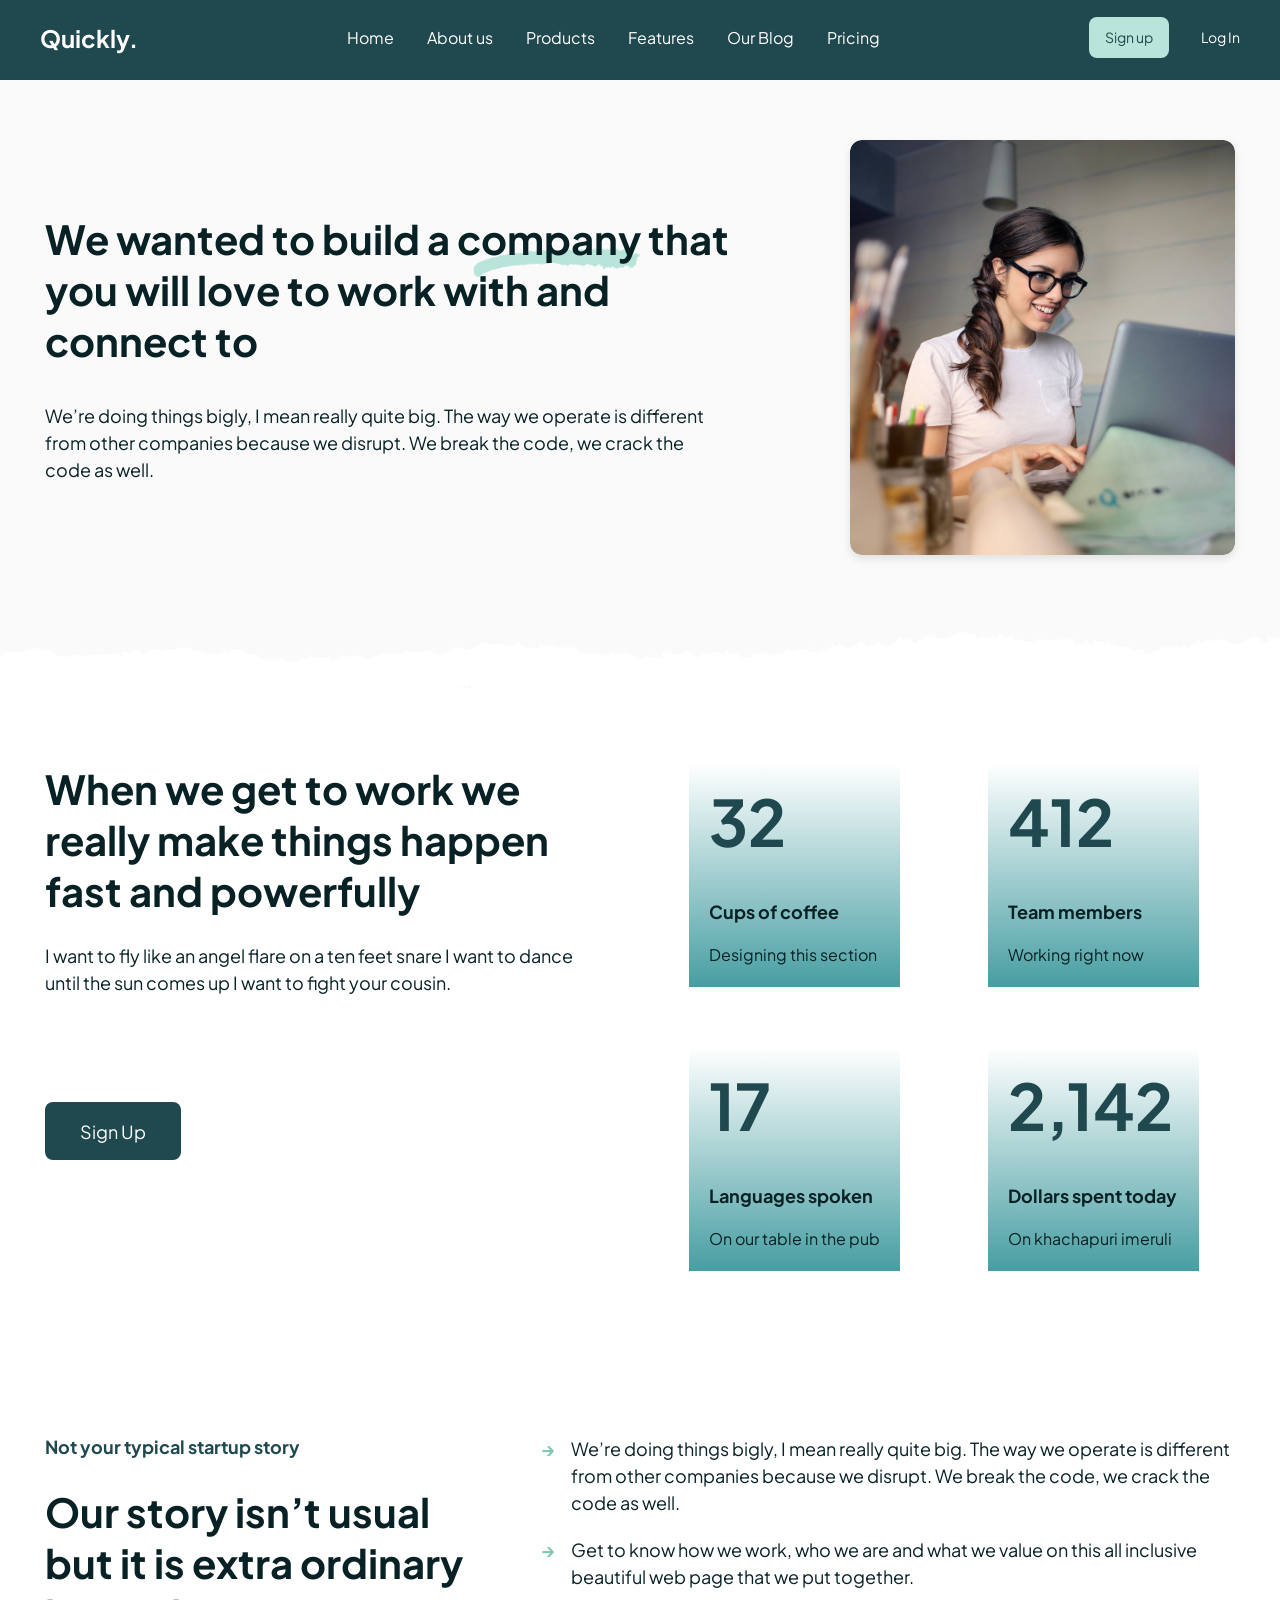
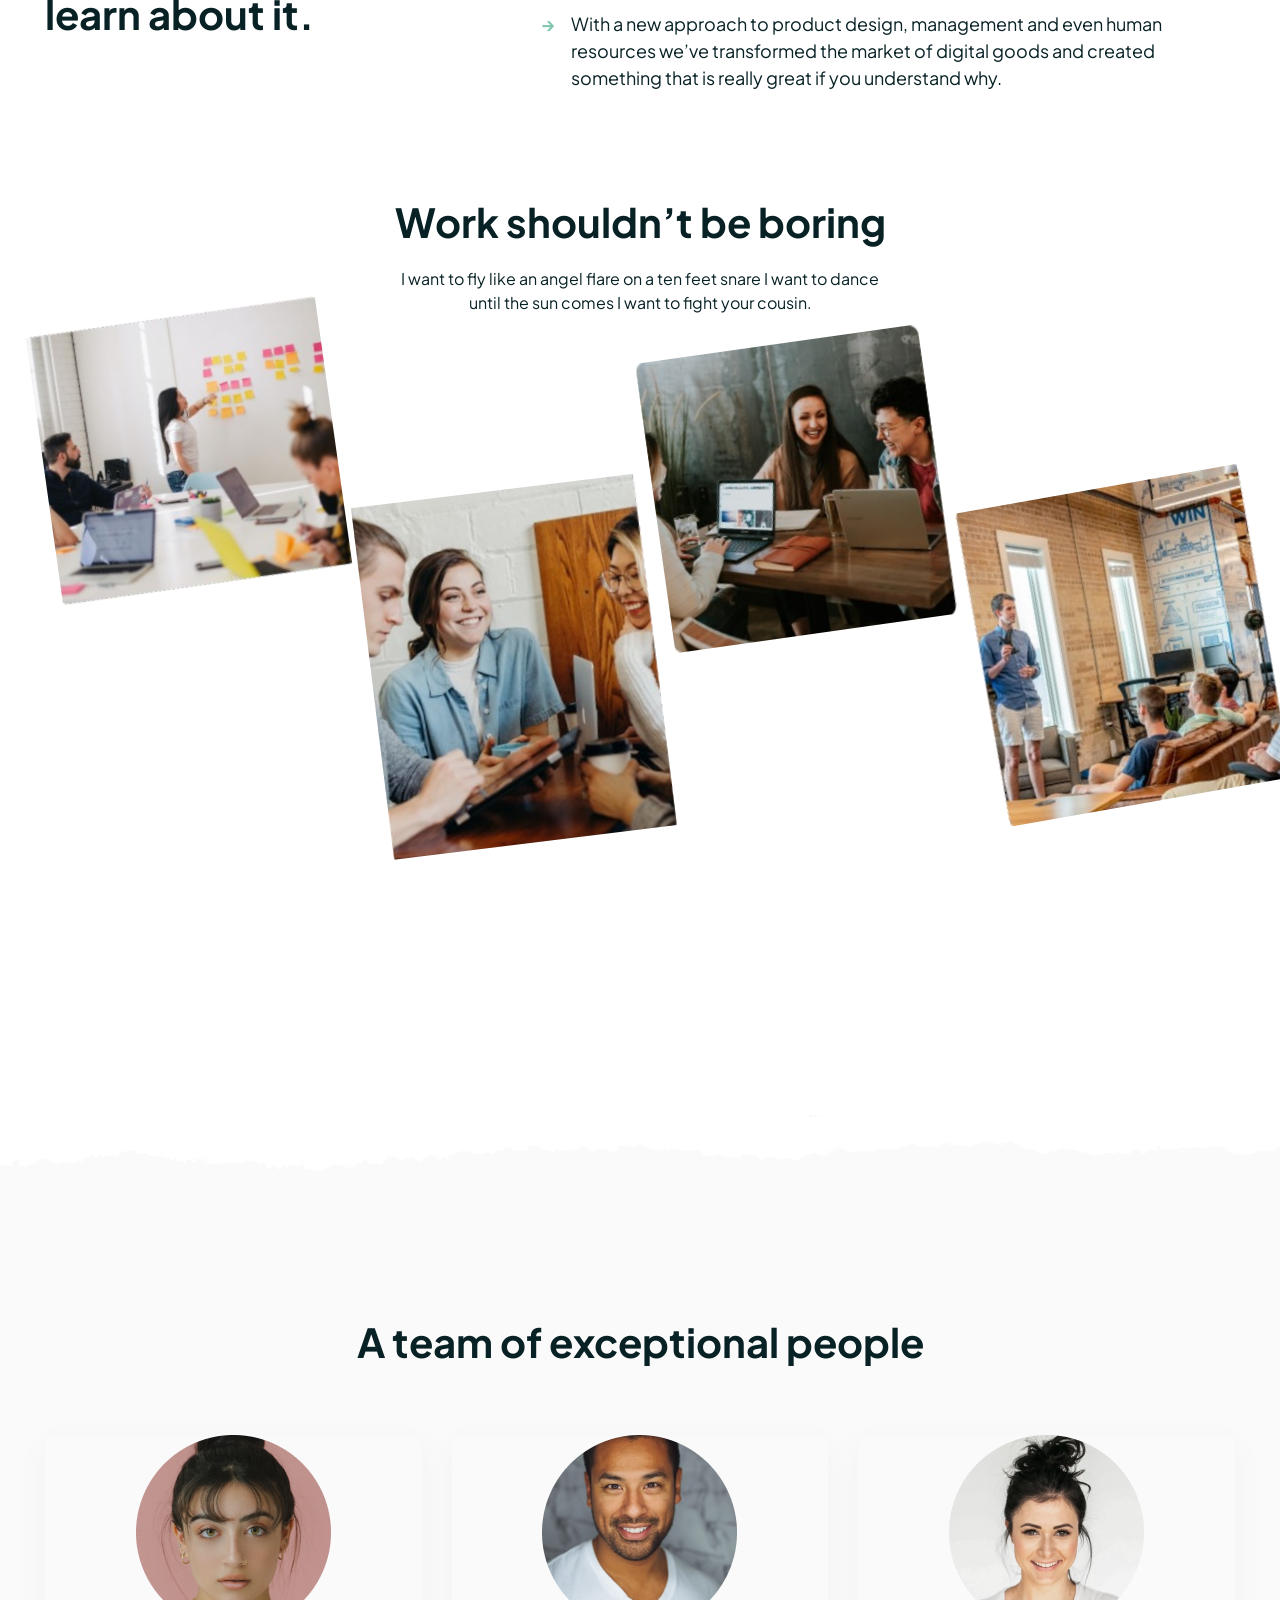
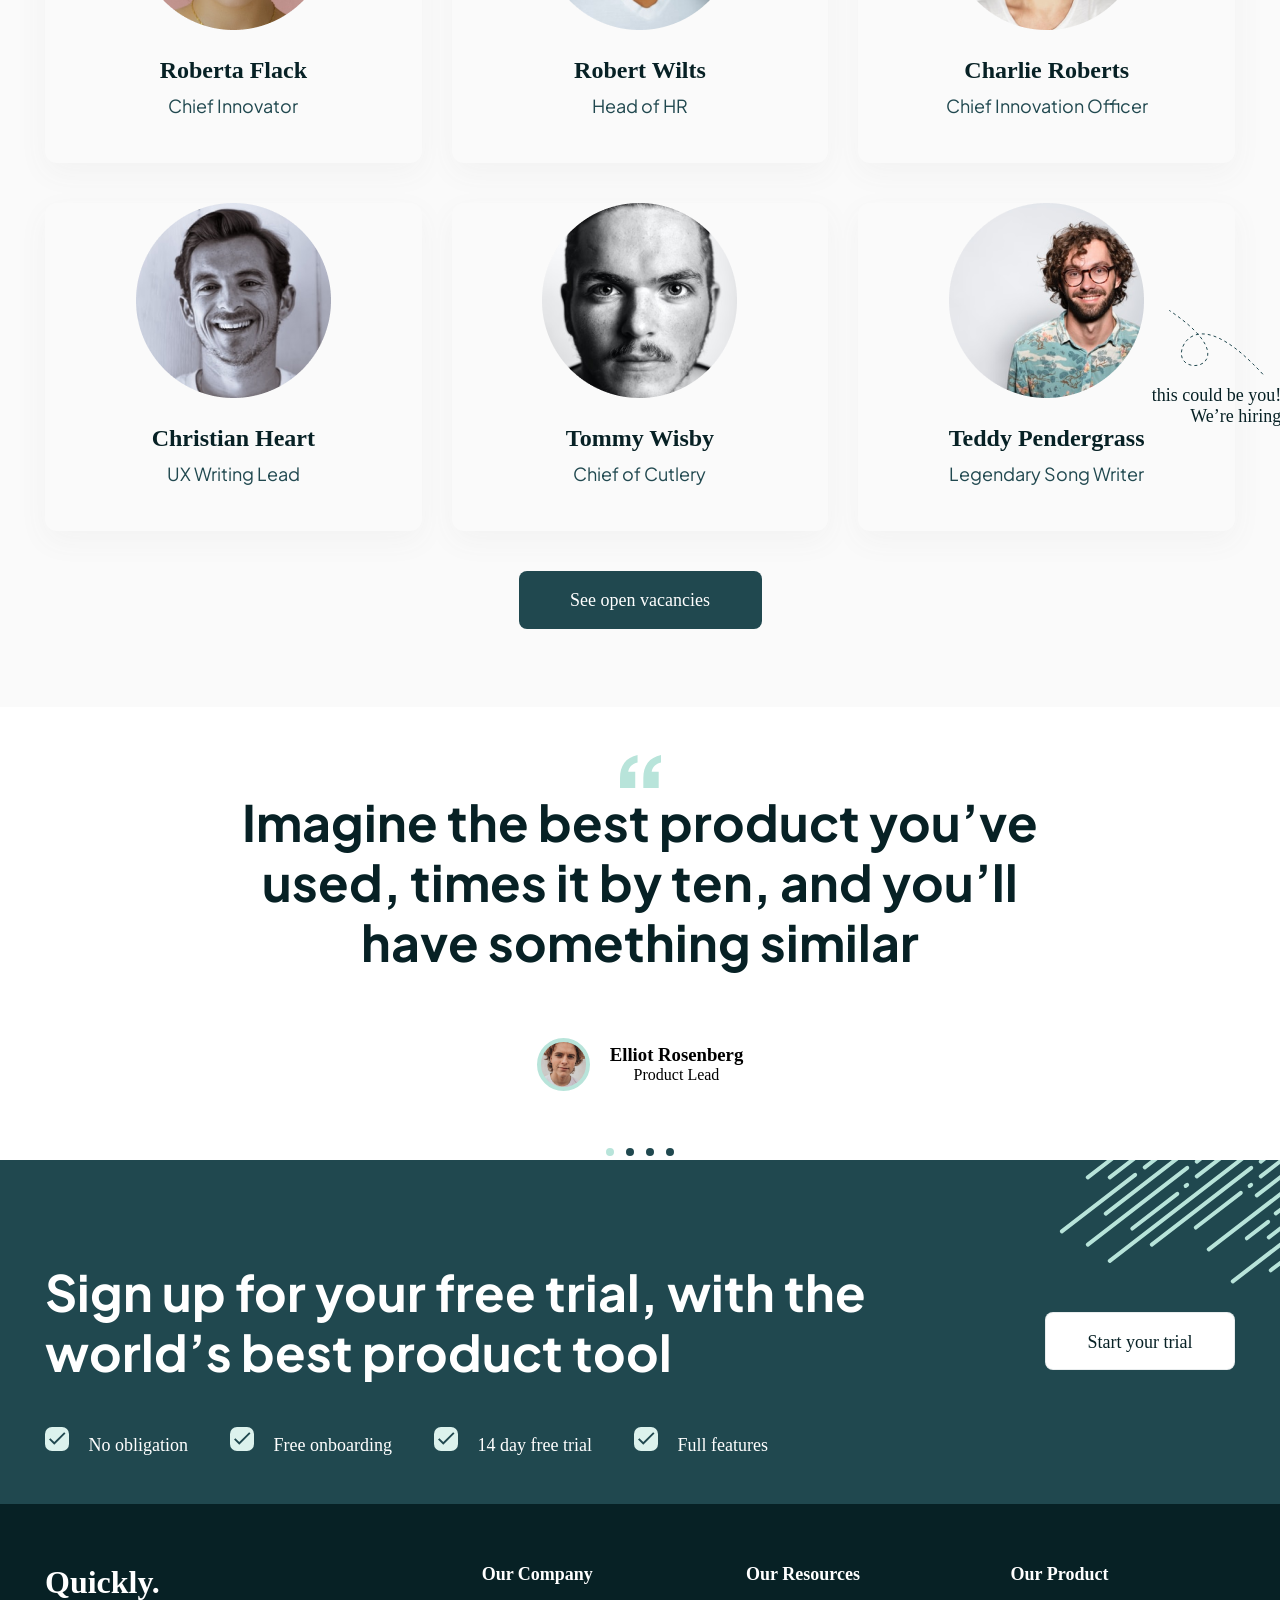
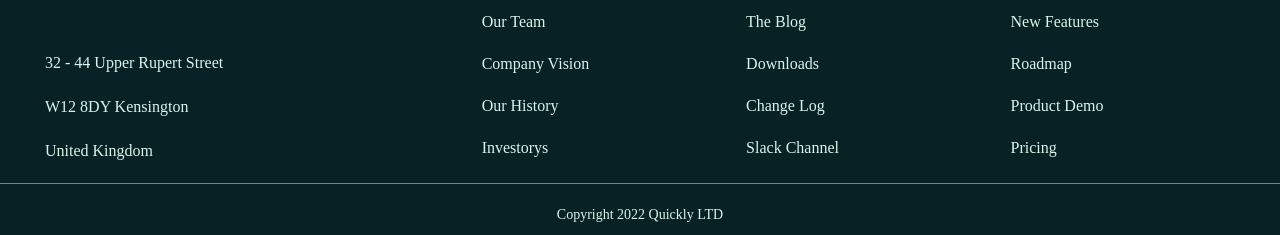
<file: about_us.html>
<!DOCTYPE html>
<html lang="en">
<head>
    <meta charset="UTF-8">
    <meta name="viewport" content="width=device-width, initial-scale=1.0">
    <title>About Us</title>
    <link rel="icon" href="./assets/media/Quicly Logo.ico" type="image/x-icon">
    <link rel="stylesheet" href="./assets/styles/index.css">
    <link rel="stylesheet" href="./assets/styles/scc/about_us.css">
    <link rel="stylesheet" href="./assets/styles/media_about.css">
</head>
<body>
    <header class="header" id="header">
      <div class="header_container flex">
        <a href="#mentions"  class="header_logo">Quickly.</a>
        <nav class="header_nav">
          <ul class="header_menu flex">
            <li class="header_link"><a href="./index.html" >Home</a></li>
            <li class="header_link"><a href="./about_us.html" >About us</a></li>
            <li class="header_link"><a href="#" >Products</a></li>
            <li class="header_link"><a href="./feature.html" >Features</a></li>
            <li class="header_link"><a href="#">Our Blog</a></li>
            <li class="header_link"><a href="./pricing.html" >Pricing</a></li>
          </ul>
        </nav>


        <div class="header_mobile_menu">
              <!-- БУРГЕР МЕНЮ -->
            <input type="checkbox" id="burger" hidden>
            <label class="burger_btn" for="burger">
              <span class="line"></span>
            </label>
             <nav class="burger_menu">
                <ul class="header_list">
                  <li class="header_link"><a href="./index.html" >Home</a></li>
                  <li class="header_link"><a href="./about_us.html" >About us</a></li>
                  <li class="header_link"><a href="#" >Products</a></li>
                  <li class="header_link"><a href="./feature.html" >Features</a></li>
                  <li class="header_link"><a href="#">Our Blog</a></li>
                  <li class="header_link"><a href="./pricing.html" >Pricing</a></li>
                  <li class="header_link"><button class="header_signup_btn"><a href="./sign_up.html" >Sign up</a></button></li>
                  <li class="header_link"><button class="header_login_btn"><a href="./sign_in.html" >Log In</a></button></li>
                </ul>
            </nav>
            <label for="burger" class="overlay"></label>
            <!-- overlay- затемнение -->
          </div>
        <div class="change_btn">
            <button class="header_signup_btn"><a href="./sign_up.html" >Sign up</a></button>
            <button class="header_login_btn"><a href="./sign_in.html" >Log In</a></button>
        </div>
      </div>
    </header>

    <main>
        <section class="hero"  >
            <div class="container">

                <div class="hero_contain">
                    <div class="hero_text">
                        <h1 class="second_title">We wanted to build a <span class="underline">company</span> that you will love to work with and connect to</h1>
                        <p class="page_p">We’re doing things bigly, I mean really quite big. The way we operate is different from other companies because we disrupt. We break the code, we crack the code as well. </p>
                    </div>
                     <img class="hero_img" src="./assets/media/hero_image.webp" alt="image oh girl with laptop in cafe">

                 
            </div>
        </section>
        <section class="divider">
            <div class="div"></div>
        </section>
        <section class="stats" >
            <div class="container">
                <div class="stats_content">
                    <div class="stats_text">
                        <h2 class="second_title">When we get to work we really make things happen fast and powerfully</h2>
                        <p class="page_p">I want to fly like an angel flare on a ten feet snare I want to dance until the sun comes up I want to fight your cousin.</p>
                        <button class="stats_btn"><a href="./sign_up.html">Sign Up</a></button>
                    </div>
                    <div class="stats_numbers">
                        <div class="stat">
                            <p class="stat_number">32</p>
                            <p class="stat_title">Cups of coffee</p>
                            <p class="page_p">Designing this section</p>
                        </div>
                        <div class="stat">
                            <p class="stat_number">412</p>
                            <p class="stat_title">Team members</p>
                            <p class="page_p">Working right now</p>
                        </div>
                        <div class="stat">
                            <p class="stat_number">17</p>
                            <p class="stat_title">Languages spoken</p>
                            <p class="page_p">On our table in the pub</p>
                        </div>
                        <div class="stat">
                            <p class="stat_number">2,142</p>
                            <p class="stat_title">Dollars spent today</p>
                            <p class="page_p">On khachapuri imeruli</p>
                        </div>
                    </div>
                </div>
            </div>
        </section>
        <section class="heading">
            <div class="container">
                <div class="heading_subject">
                    <div class="text_left">
                        <p class="head_story">Not your typical startup story</p>
                        <h2 class="second_title">Our story isn’t usual but it is extra ordinary learn about it.
                        </h2>
                    </div>

                    <div class="text_right page_p">
                        <p>We’re doing things bigly, I mean really quite big. The way we operate is different from other companies because we disrupt. We break the code, we crack the code as well.</p>
                        <p>Get to know how we work, who we are and what we value on this all inclusive beautiful web page that we put together.</p>
                        <p>With a new approach to product design, management and even human resources we’ve transformed the market  of digital goods and created something that is really great if you understand why.</p>
                    </div>
                </div>
            </div>
        </section>
        <section class="mood">
            <div class="container">
                <div class="mood_gallery">
                    <h2 class="second_title">Work shouldn’t be boring</h2>
                    <p class="page_p">I want to fly like an angel flare on a ten feet snare I want to dance <br>until the sun comes I want to fight your cousin.</p>
                </div>
            </div>
             <div class="mood_img">
                        <img class='gallery img-1' src="./assets/media/gallery_image1.jpg" alt="image of girl on board">
                        <img class='gallery img-2' src="./assets/media/gallery_image2.jpg" alt="a group of girls discussing something">
                        <img class='gallery img-3' src="./assets/media/gallery_image3.jpg" alt="a group of people discussing something at work">
                        <img class='gallery img-4' src="./assets/media/gallery_image4.jpg" alt="a man speaks in front of colleagues">
            </div>
           
        </section>

        <section class="divider sec"></section>
        <section class="team" id="team">
             <div class="container">
                  <div class="team_contain">
                        <div class="team_head">
                        <h2 class="second_title">A team of exceptional people</h2>
                        </div>
                        <div class="team_grid">
                        <article class="team_card">
                                <div class="team_photo">
                                    <img src="./assets/media/team_img1.webp" alt="Roberta Flack">
                                </div>
                                <h3 class="team_name">Roberta Flack</h3>
                                <p class="page_p">Chief Innovator</p>
                                
                               <div class="social_links">
                                    <a href="#" class="social-item fb" aria-label="Facebook">
                                        <svg width="24" height="24" viewBox="0 0 24 24" fill="none" xmlns="http://www.w3.org/2000/svg">
                                        <path d="M12 2.04004C6.5 2.04004 2 6.53004 2 12.06C2 17.06 5.66 21.21 10.44 21.96V14.96H7.9V12.06H10.44V9.85004C10.44 7.34004 11.93 5.96004 14.22 5.96004C15.31 5.96004 16.45 6.15004 16.45 6.15004V8.62004H15.19C13.95 8.62004 13.56 9.39004 13.56 10.18V12.06H16.34L15.89 14.96H13.56V21.96C15.9164 21.5879 18.0622 20.3856 19.6099 18.5701C21.1576 16.7546 22.0054 14.4457 22 12.06C22 6.53004 17.5 2.04004 12 2.04004Z" />
                                        </svg>
                                    </a>
                                    <a href="#" class="social-item inst" aria-label="Instagram">
                                        <svg width="24" height="24" viewBox="0 0 24 24" fill="none" xmlns="http://www.w3.org/2000/svg">
                                        <path d="M7.8 2H16.2C19.4 2 22 4.6 22 7.8V16.2C22 17.7383 21.3889 19.2135 20.3012 20.3012C19.2135 21.3889 17.7383 22 16.2 22H7.8C4.6 22 2 19.4 2 16.2V7.8C2 6.26174 2.61107 4.78649 3.69878 3.69878C4.78649 2.61107 6.26174 2 7.8 2ZM7.6 4C6.64522 4 5.72955 4.37928 5.05442 5.05442C4.37928 5.72955 4 6.64522 4 7.6V16.4C4 18.39 5.61 20 7.6 20H16.4C17.3548 20 18.2705 19.6207 18.9456 18.9456C19.6207 18.2705 20 17.3548 20 16.4V7.6C20 5.61 18.39 4 16.4 4H7.6ZM17.25 5.5C17.5815 5.5 17.8995 5.6317 18.1339 5.86612C18.3683 6.10054 18.5 6.41848 18.5 6.75C18.5 7.08152 18.3683 7.39946 18.1339 7.63388C17.8995 7.8683 17.5815 8 17.25 8C16.9185 8 16.6005 7.8683 16.3661 7.63388C16.1317 7.39946 16 7.08152 16 6.75C16 6.41848 16.1317 6.10054 16.3661 5.86612C16.6005 5.6317 16.9185 5.5 17.25 5.5ZM12 7C13.3261 7 14.5979 7.52678 15.5355 8.46447C16.4732 9.40215 17 10.6739 17 12C17 13.3261 16.4732 14.5979 15.5355 15.5355C14.5979 16.4732 13.3261 17 12 17C10.6739 17 9.40215 16.4732 8.46447 15.5355C7.52678 14.5979 7 13.3261 7 12C7 10.6739 7.52678 9.40215 8.46447 8.46447C9.40215 7.52678 10.6739 7 12 7ZM12 9C11.2044 9 10.4413 9.31607 9.87868 9.87868C9.31607 10.4413 9 11.2044 9 12C9 12.7956 9.31607 13.5587 9.87868 14.1213C10.4413 14.6839 11.2044 15 12 15C12.7956 15 13.5587 14.6839 14.1213 14.1213C14.6839 13.5587 15 12.7956 15 12C15 11.2044 14.6839 10.4413 14.1213 9.87868C13.5587 9.31607 12.7956 9 12 9Z" />
                                        </svg>
                                    </a>
                                    <a href="#" class="social-item tw" aria-label="Twitter">
                                        <svg width="24" height="24" viewBox="0 0 24 24" fill="none" xmlns="http://www.w3.org/2000/svg">
                                        <path d="M22.46 6C21.69 6.35 20.86 6.58 20 6.69C20.88 6.16 21.56 5.32 21.88 4.31C21.05 4.81 20.13 5.16 19.16 5.36C18.37 4.5 17.26 4 16 4C13.65 4 11.73 5.92 11.73 8.29C11.73 8.63 11.77 8.96 11.84 9.27C8.27999 9.09 5.10999 7.38 2.99999 4.79C2.62999 5.42 2.41999 6.16 2.41999 6.94C2.41999 8.43 3.16999 9.75 4.32999 10.5C3.61999 10.5 2.95999 10.3 2.37999 10V10.03C2.37999 12.11 3.85999 13.85 5.81999 14.24C5.19072 14.4122 4.53009 14.4362 3.88999 14.31C4.1616 15.1625 4.69353 15.9084 5.41101 16.4429C6.12849 16.9775 6.99544 17.2737 7.88999 17.29C6.37362 18.4904 4.49399 19.1393 2.55999 19.13C2.21999 19.13 1.87999 19.11 1.53999 19.07C3.43999 20.29 5.69999 21 8.11999 21C16 21 20.33 14.46 20.33 8.79C20.33 8.6 20.33 8.42 20.32 8.23C21.16 7.63 21.88 6.87 22.46 6Z" />
                                        </svg>
                                    </a>
                                </div>
                        </article>
                    
                        <article class="team_card">
                                <div class="team_photo">
                                    <img src="./assets/media/team_img2.webp" alt="Robert Wilts">
                                </div>
                                <h3 class="team_name">Robert Wilts</h3>
                                <p class="page_p">Head of HR</p>
                                
                               <div class="social_links">
                                    <a href="#" class="social-item fb" aria-label="Facebook">
                                        <svg width="24" height="24" viewBox="0 0 24 24" fill="none" xmlns="http://www.w3.org/2000/svg">
                                        <path d="M12 2.04004C6.5 2.04004 2 6.53004 2 12.06C2 17.06 5.66 21.21 10.44 21.96V14.96H7.9V12.06H10.44V9.85004C10.44 7.34004 11.93 5.96004 14.22 5.96004C15.31 5.96004 16.45 6.15004 16.45 6.15004V8.62004H15.19C13.95 8.62004 13.56 9.39004 13.56 10.18V12.06H16.34L15.89 14.96H13.56V21.96C15.9164 21.5879 18.0622 20.3856 19.6099 18.5701C21.1576 16.7546 22.0054 14.4457 22 12.06C22 6.53004 17.5 2.04004 12 2.04004Z" />
                                        </svg>
                                    </a>
                                    <a href="#" class="social-item inst" aria-label="Instagram">
                                        <svg width="24" height="24" viewBox="0 0 24 24" fill="none" xmlns="http://www.w3.org/2000/svg">
                                        <path d="M7.8 2H16.2C19.4 2 22 4.6 22 7.8V16.2C22 17.7383 21.3889 19.2135 20.3012 20.3012C19.2135 21.3889 17.7383 22 16.2 22H7.8C4.6 22 2 19.4 2 16.2V7.8C2 6.26174 2.61107 4.78649 3.69878 3.69878C4.78649 2.61107 6.26174 2 7.8 2ZM7.6 4C6.64522 4 5.72955 4.37928 5.05442 5.05442C4.37928 5.72955 4 6.64522 4 7.6V16.4C4 18.39 5.61 20 7.6 20H16.4C17.3548 20 18.2705 19.6207 18.9456 18.9456C19.6207 18.2705 20 17.3548 20 16.4V7.6C20 5.61 18.39 4 16.4 4H7.6ZM17.25 5.5C17.5815 5.5 17.8995 5.6317 18.1339 5.86612C18.3683 6.10054 18.5 6.41848 18.5 6.75C18.5 7.08152 18.3683 7.39946 18.1339 7.63388C17.8995 7.8683 17.5815 8 17.25 8C16.9185 8 16.6005 7.8683 16.3661 7.63388C16.1317 7.39946 16 7.08152 16 6.75C16 6.41848 16.1317 6.10054 16.3661 5.86612C16.6005 5.6317 16.9185 5.5 17.25 5.5ZM12 7C13.3261 7 14.5979 7.52678 15.5355 8.46447C16.4732 9.40215 17 10.6739 17 12C17 13.3261 16.4732 14.5979 15.5355 15.5355C14.5979 16.4732 13.3261 17 12 17C10.6739 17 9.40215 16.4732 8.46447 15.5355C7.52678 14.5979 7 13.3261 7 12C7 10.6739 7.52678 9.40215 8.46447 8.46447C9.40215 7.52678 10.6739 7 12 7ZM12 9C11.2044 9 10.4413 9.31607 9.87868 9.87868C9.31607 10.4413 9 11.2044 9 12C9 12.7956 9.31607 13.5587 9.87868 14.1213C10.4413 14.6839 11.2044 15 12 15C12.7956 15 13.5587 14.6839 14.1213 14.1213C14.6839 13.5587 15 12.7956 15 12C15 11.2044 14.6839 10.4413 14.1213 9.87868C13.5587 9.31607 12.7956 9 12 9Z" />
                                        </svg>
                                    </a>
                                    <a href="#" class="social-item tw" aria-label="Twitter">
                                        <svg width="24" height="24" viewBox="0 0 24 24" fill="none" xmlns="http://www.w3.org/2000/svg">
                                        <path d="M22.46 6C21.69 6.35 20.86 6.58 20 6.69C20.88 6.16 21.56 5.32 21.88 4.31C21.05 4.81 20.13 5.16 19.16 5.36C18.37 4.5 17.26 4 16 4C13.65 4 11.73 5.92 11.73 8.29C11.73 8.63 11.77 8.96 11.84 9.27C8.27999 9.09 5.10999 7.38 2.99999 4.79C2.62999 5.42 2.41999 6.16 2.41999 6.94C2.41999 8.43 3.16999 9.75 4.32999 10.5C3.61999 10.5 2.95999 10.3 2.37999 10V10.03C2.37999 12.11 3.85999 13.85 5.81999 14.24C5.19072 14.4122 4.53009 14.4362 3.88999 14.31C4.1616 15.1625 4.69353 15.9084 5.41101 16.4429C6.12849 16.9775 6.99544 17.2737 7.88999 17.29C6.37362 18.4904 4.49399 19.1393 2.55999 19.13C2.21999 19.13 1.87999 19.11 1.53999 19.07C3.43999 20.29 5.69999 21 8.11999 21C16 21 20.33 14.46 20.33 8.79C20.33 8.6 20.33 8.42 20.32 8.23C21.16 7.63 21.88 6.87 22.46 6Z" />
                                        </svg>
                                    </a>
                                </div>
                        </article>
                        
                        <article class="team_card">
                                <div class="team_photo">
                                    <img src="./assets/media/team_img3.webp" alt="Charlie Roberts">
                                </div>
                                <h3 class="team_name">Charlie Roberts</h3>
                                <p class="page_p">Chief Innovation Officer</p>
                                
                            <div class="social_links">
                                    <a href="#" class="social-item fb" aria-label="Facebook">
                                        <svg width="24" height="24" viewBox="0 0 24 24" fill="none" xmlns="http://www.w3.org/2000/svg">
                                        <path d="M12 2.04004C6.5 2.04004 2 6.53004 2 12.06C2 17.06 5.66 21.21 10.44 21.96V14.96H7.9V12.06H10.44V9.85004C10.44 7.34004 11.93 5.96004 14.22 5.96004C15.31 5.96004 16.45 6.15004 16.45 6.15004V8.62004H15.19C13.95 8.62004 13.56 9.39004 13.56 10.18V12.06H16.34L15.89 14.96H13.56V21.96C15.9164 21.5879 18.0622 20.3856 19.6099 18.5701C21.1576 16.7546 22.0054 14.4457 22 12.06C22 6.53004 17.5 2.04004 12 2.04004Z" />
                                        </svg>
                                    </a>
                                    <a href="#" class="social-item inst" aria-label="Instagram">
                                        <svg width="24" height="24" viewBox="0 0 24 24" fill="none" xmlns="http://www.w3.org/2000/svg">
                                        <path d="M7.8 2H16.2C19.4 2 22 4.6 22 7.8V16.2C22 17.7383 21.3889 19.2135 20.3012 20.3012C19.2135 21.3889 17.7383 22 16.2 22H7.8C4.6 22 2 19.4 2 16.2V7.8C2 6.26174 2.61107 4.78649 3.69878 3.69878C4.78649 2.61107 6.26174 2 7.8 2ZM7.6 4C6.64522 4 5.72955 4.37928 5.05442 5.05442C4.37928 5.72955 4 6.64522 4 7.6V16.4C4 18.39 5.61 20 7.6 20H16.4C17.3548 20 18.2705 19.6207 18.9456 18.9456C19.6207 18.2705 20 17.3548 20 16.4V7.6C20 5.61 18.39 4 16.4 4H7.6ZM17.25 5.5C17.5815 5.5 17.8995 5.6317 18.1339 5.86612C18.3683 6.10054 18.5 6.41848 18.5 6.75C18.5 7.08152 18.3683 7.39946 18.1339 7.63388C17.8995 7.8683 17.5815 8 17.25 8C16.9185 8 16.6005 7.8683 16.3661 7.63388C16.1317 7.39946 16 7.08152 16 6.75C16 6.41848 16.1317 6.10054 16.3661 5.86612C16.6005 5.6317 16.9185 5.5 17.25 5.5ZM12 7C13.3261 7 14.5979 7.52678 15.5355 8.46447C16.4732 9.40215 17 10.6739 17 12C17 13.3261 16.4732 14.5979 15.5355 15.5355C14.5979 16.4732 13.3261 17 12 17C10.6739 17 9.40215 16.4732 8.46447 15.5355C7.52678 14.5979 7 13.3261 7 12C7 10.6739 7.52678 9.40215 8.46447 8.46447C9.40215 7.52678 10.6739 7 12 7ZM12 9C11.2044 9 10.4413 9.31607 9.87868 9.87868C9.31607 10.4413 9 11.2044 9 12C9 12.7956 9.31607 13.5587 9.87868 14.1213C10.4413 14.6839 11.2044 15 12 15C12.7956 15 13.5587 14.6839 14.1213 14.1213C14.6839 13.5587 15 12.7956 15 12C15 11.2044 14.6839 10.4413 14.1213 9.87868C13.5587 9.31607 12.7956 9 12 9Z" />
                                        </svg>
                                    </a>
                                    <a href="#" class="social-item tw" aria-label="Twitter">
                                        <svg width="24" height="24" viewBox="0 0 24 24" fill="none" xmlns="http://www.w3.org/2000/svg">
                                        <path d="M22.46 6C21.69 6.35 20.86 6.58 20 6.69C20.88 6.16 21.56 5.32 21.88 4.31C21.05 4.81 20.13 5.16 19.16 5.36C18.37 4.5 17.26 4 16 4C13.65 4 11.73 5.92 11.73 8.29C11.73 8.63 11.77 8.96 11.84 9.27C8.27999 9.09 5.10999 7.38 2.99999 4.79C2.62999 5.42 2.41999 6.16 2.41999 6.94C2.41999 8.43 3.16999 9.75 4.32999 10.5C3.61999 10.5 2.95999 10.3 2.37999 10V10.03C2.37999 12.11 3.85999 13.85 5.81999 14.24C5.19072 14.4122 4.53009 14.4362 3.88999 14.31C4.1616 15.1625 4.69353 15.9084 5.41101 16.4429C6.12849 16.9775 6.99544 17.2737 7.88999 17.29C6.37362 18.4904 4.49399 19.1393 2.55999 19.13C2.21999 19.13 1.87999 19.11 1.53999 19.07C3.43999 20.29 5.69999 21 8.11999 21C16 21 20.33 14.46 20.33 8.79C20.33 8.6 20.33 8.42 20.32 8.23C21.16 7.63 21.88 6.87 22.46 6Z" />
                                        </svg>
                                    </a>
                                </div>
                        </article>
                        
                        <article class="team_card">
                                <div class="team_photo">
                                    <img src="./assets/media/team_img4.webp" alt="Christian Heart">
                                </div>
                                <h3 class="team_name">Christian Heart</h3>
                                <p class="page_p">UX Writing Lead</p>
                                
                            <div class="social_links">
                                    <a href="#" class="social-item fb" aria-label="Facebook">
                                        <svg width="24" height="24" viewBox="0 0 24 24" fill="none" xmlns="http://www.w3.org/2000/svg">
                                        <path d="M12 2.04004C6.5 2.04004 2 6.53004 2 12.06C2 17.06 5.66 21.21 10.44 21.96V14.96H7.9V12.06H10.44V9.85004C10.44 7.34004 11.93 5.96004 14.22 5.96004C15.31 5.96004 16.45 6.15004 16.45 6.15004V8.62004H15.19C13.95 8.62004 13.56 9.39004 13.56 10.18V12.06H16.34L15.89 14.96H13.56V21.96C15.9164 21.5879 18.0622 20.3856 19.6099 18.5701C21.1576 16.7546 22.0054 14.4457 22 12.06C22 6.53004 17.5 2.04004 12 2.04004Z" />
                                        </svg>
                                    </a>
                                    <a href="#" class="social-item inst" aria-label="Instagram">
                                        <svg width="24" height="24" viewBox="0 0 24 24" fill="none" xmlns="http://www.w3.org/2000/svg">
                                        <path d="M7.8 2H16.2C19.4 2 22 4.6 22 7.8V16.2C22 17.7383 21.3889 19.2135 20.3012 20.3012C19.2135 21.3889 17.7383 22 16.2 22H7.8C4.6 22 2 19.4 2 16.2V7.8C2 6.26174 2.61107 4.78649 3.69878 3.69878C4.78649 2.61107 6.26174 2 7.8 2ZM7.6 4C6.64522 4 5.72955 4.37928 5.05442 5.05442C4.37928 5.72955 4 6.64522 4 7.6V16.4C4 18.39 5.61 20 7.6 20H16.4C17.3548 20 18.2705 19.6207 18.9456 18.9456C19.6207 18.2705 20 17.3548 20 16.4V7.6C20 5.61 18.39 4 16.4 4H7.6ZM17.25 5.5C17.5815 5.5 17.8995 5.6317 18.1339 5.86612C18.3683 6.10054 18.5 6.41848 18.5 6.75C18.5 7.08152 18.3683 7.39946 18.1339 7.63388C17.8995 7.8683 17.5815 8 17.25 8C16.9185 8 16.6005 7.8683 16.3661 7.63388C16.1317 7.39946 16 7.08152 16 6.75C16 6.41848 16.1317 6.10054 16.3661 5.86612C16.6005 5.6317 16.9185 5.5 17.25 5.5ZM12 7C13.3261 7 14.5979 7.52678 15.5355 8.46447C16.4732 9.40215 17 10.6739 17 12C17 13.3261 16.4732 14.5979 15.5355 15.5355C14.5979 16.4732 13.3261 17 12 17C10.6739 17 9.40215 16.4732 8.46447 15.5355C7.52678 14.5979 7 13.3261 7 12C7 10.6739 7.52678 9.40215 8.46447 8.46447C9.40215 7.52678 10.6739 7 12 7ZM12 9C11.2044 9 10.4413 9.31607 9.87868 9.87868C9.31607 10.4413 9 11.2044 9 12C9 12.7956 9.31607 13.5587 9.87868 14.1213C10.4413 14.6839 11.2044 15 12 15C12.7956 15 13.5587 14.6839 14.1213 14.1213C14.6839 13.5587 15 12.7956 15 12C15 11.2044 14.6839 10.4413 14.1213 9.87868C13.5587 9.31607 12.7956 9 12 9Z" />
                                        </svg>
                                    </a>
                                    <a href="#" class="social-item tw" aria-label="Twitter">
                                        <svg width="24" height="24" viewBox="0 0 24 24" fill="none" xmlns="http://www.w3.org/2000/svg">
                                        <path d="M22.46 6C21.69 6.35 20.86 6.58 20 6.69C20.88 6.16 21.56 5.32 21.88 4.31C21.05 4.81 20.13 5.16 19.16 5.36C18.37 4.5 17.26 4 16 4C13.65 4 11.73 5.92 11.73 8.29C11.73 8.63 11.77 8.96 11.84 9.27C8.27999 9.09 5.10999 7.38 2.99999 4.79C2.62999 5.42 2.41999 6.16 2.41999 6.94C2.41999 8.43 3.16999 9.75 4.32999 10.5C3.61999 10.5 2.95999 10.3 2.37999 10V10.03C2.37999 12.11 3.85999 13.85 5.81999 14.24C5.19072 14.4122 4.53009 14.4362 3.88999 14.31C4.1616 15.1625 4.69353 15.9084 5.41101 16.4429C6.12849 16.9775 6.99544 17.2737 7.88999 17.29C6.37362 18.4904 4.49399 19.1393 2.55999 19.13C2.21999 19.13 1.87999 19.11 1.53999 19.07C3.43999 20.29 5.69999 21 8.11999 21C16 21 20.33 14.46 20.33 8.79C20.33 8.6 20.33 8.42 20.32 8.23C21.16 7.63 21.88 6.87 22.46 6Z" />
                                        </svg>
                                    </a>
                                </div>
                        </article>
                        
                        <article class="team_card">
                                <div class="team_photo">
                                    <img src="./assets/media/team_img5.webp" alt="Tommy Wisby">
                                </div>
                                <h3 class="team_name">Tommy Wisby</h3>
                                <p class="page_p">Chief of Cutlery</p>
                                
                            <div class="social_links">
                                    <a href="#" class="social-item fb" aria-label="Facebook">
                                        <svg width="24" height="24" viewBox="0 0 24 24" fill="none" xmlns="http://www.w3.org/2000/svg">
                                        <path d="M12 2.04004C6.5 2.04004 2 6.53004 2 12.06C2 17.06 5.66 21.21 10.44 21.96V14.96H7.9V12.06H10.44V9.85004C10.44 7.34004 11.93 5.96004 14.22 5.96004C15.31 5.96004 16.45 6.15004 16.45 6.15004V8.62004H15.19C13.95 8.62004 13.56 9.39004 13.56 10.18V12.06H16.34L15.89 14.96H13.56V21.96C15.9164 21.5879 18.0622 20.3856 19.6099 18.5701C21.1576 16.7546 22.0054 14.4457 22 12.06C22 6.53004 17.5 2.04004 12 2.04004Z" />
                                        </svg>
                                    </a>
                                    <a href="#" class="social-item inst" aria-label="Instagram">
                                        <svg width="24" height="24" viewBox="0 0 24 24" fill="none" xmlns="http://www.w3.org/2000/svg">
                                        <path d="M7.8 2H16.2C19.4 2 22 4.6 22 7.8V16.2C22 17.7383 21.3889 19.2135 20.3012 20.3012C19.2135 21.3889 17.7383 22 16.2 22H7.8C4.6 22 2 19.4 2 16.2V7.8C2 6.26174 2.61107 4.78649 3.69878 3.69878C4.78649 2.61107 6.26174 2 7.8 2ZM7.6 4C6.64522 4 5.72955 4.37928 5.05442 5.05442C4.37928 5.72955 4 6.64522 4 7.6V16.4C4 18.39 5.61 20 7.6 20H16.4C17.3548 20 18.2705 19.6207 18.9456 18.9456C19.6207 18.2705 20 17.3548 20 16.4V7.6C20 5.61 18.39 4 16.4 4H7.6ZM17.25 5.5C17.5815 5.5 17.8995 5.6317 18.1339 5.86612C18.3683 6.10054 18.5 6.41848 18.5 6.75C18.5 7.08152 18.3683 7.39946 18.1339 7.63388C17.8995 7.8683 17.5815 8 17.25 8C16.9185 8 16.6005 7.8683 16.3661 7.63388C16.1317 7.39946 16 7.08152 16 6.75C16 6.41848 16.1317 6.10054 16.3661 5.86612C16.6005 5.6317 16.9185 5.5 17.25 5.5ZM12 7C13.3261 7 14.5979 7.52678 15.5355 8.46447C16.4732 9.40215 17 10.6739 17 12C17 13.3261 16.4732 14.5979 15.5355 15.5355C14.5979 16.4732 13.3261 17 12 17C10.6739 17 9.40215 16.4732 8.46447 15.5355C7.52678 14.5979 7 13.3261 7 12C7 10.6739 7.52678 9.40215 8.46447 8.46447C9.40215 7.52678 10.6739 7 12 7ZM12 9C11.2044 9 10.4413 9.31607 9.87868 9.87868C9.31607 10.4413 9 11.2044 9 12C9 12.7956 9.31607 13.5587 9.87868 14.1213C10.4413 14.6839 11.2044 15 12 15C12.7956 15 13.5587 14.6839 14.1213 14.1213C14.6839 13.5587 15 12.7956 15 12C15 11.2044 14.6839 10.4413 14.1213 9.87868C13.5587 9.31607 12.7956 9 12 9Z" />
                                        </svg>
                                    </a>
                                    <a href="#" class="social-item tw" aria-label="Twitter">
                                        <svg width="24" height="24" viewBox="0 0 24 24" fill="none" xmlns="http://www.w3.org/2000/svg">
                                        <path d="M22.46 6C21.69 6.35 20.86 6.58 20 6.69C20.88 6.16 21.56 5.32 21.88 4.31C21.05 4.81 20.13 5.16 19.16 5.36C18.37 4.5 17.26 4 16 4C13.65 4 11.73 5.92 11.73 8.29C11.73 8.63 11.77 8.96 11.84 9.27C8.27999 9.09 5.10999 7.38 2.99999 4.79C2.62999 5.42 2.41999 6.16 2.41999 6.94C2.41999 8.43 3.16999 9.75 4.32999 10.5C3.61999 10.5 2.95999 10.3 2.37999 10V10.03C2.37999 12.11 3.85999 13.85 5.81999 14.24C5.19072 14.4122 4.53009 14.4362 3.88999 14.31C4.1616 15.1625 4.69353 15.9084 5.41101 16.4429C6.12849 16.9775 6.99544 17.2737 7.88999 17.29C6.37362 18.4904 4.49399 19.1393 2.55999 19.13C2.21999 19.13 1.87999 19.11 1.53999 19.07C3.43999 20.29 5.69999 21 8.11999 21C16 21 20.33 14.46 20.33 8.79C20.33 8.6 20.33 8.42 20.32 8.23C21.16 7.63 21.88 6.87 22.46 6Z" />
                                        </svg>
                                    </a>
                                </div>
                        </article>
                        
                        <article class="team_card">
                                <div class="team_photo">
                                    <img src="./assets/media/team_img6.webp" alt="Teddy Pendergrass">
                                </div>
                                <h3 class="team_name">Teddy Pendergrass</h3>
                                <p class="page_p">Legendary Song Writer</p>
                                
                          <div class="social_links">
                                    <a href="#" class="social-item fb" aria-label="Facebook">
                                        <svg width="24" height="24" viewBox="0 0 24 24" fill="none" xmlns="http://www.w3.org/2000/svg">
                                        <path d="M12 2.04004C6.5 2.04004 2 6.53004 2 12.06C2 17.06 5.66 21.21 10.44 21.96V14.96H7.9V12.06H10.44V9.85004C10.44 7.34004 11.93 5.96004 14.22 5.96004C15.31 5.96004 16.45 6.15004 16.45 6.15004V8.62004H15.19C13.95 8.62004 13.56 9.39004 13.56 10.18V12.06H16.34L15.89 14.96H13.56V21.96C15.9164 21.5879 18.0622 20.3856 19.6099 18.5701C21.1576 16.7546 22.0054 14.4457 22 12.06C22 6.53004 17.5 2.04004 12 2.04004Z" />
                                        </svg>
                                    </a>
                                    <a href="#" class="social-item inst" aria-label="Instagram">
                                        <svg width="24" height="24" viewBox="0 0 24 24" fill="none" xmlns="http://www.w3.org/2000/svg">
                                        <path d="M7.8 2H16.2C19.4 2 22 4.6 22 7.8V16.2C22 17.7383 21.3889 19.2135 20.3012 20.3012C19.2135 21.3889 17.7383 22 16.2 22H7.8C4.6 22 2 19.4 2 16.2V7.8C2 6.26174 2.61107 4.78649 3.69878 3.69878C4.78649 2.61107 6.26174 2 7.8 2ZM7.6 4C6.64522 4 5.72955 4.37928 5.05442 5.05442C4.37928 5.72955 4 6.64522 4 7.6V16.4C4 18.39 5.61 20 7.6 20H16.4C17.3548 20 18.2705 19.6207 18.9456 18.9456C19.6207 18.2705 20 17.3548 20 16.4V7.6C20 5.61 18.39 4 16.4 4H7.6ZM17.25 5.5C17.5815 5.5 17.8995 5.6317 18.1339 5.86612C18.3683 6.10054 18.5 6.41848 18.5 6.75C18.5 7.08152 18.3683 7.39946 18.1339 7.63388C17.8995 7.8683 17.5815 8 17.25 8C16.9185 8 16.6005 7.8683 16.3661 7.63388C16.1317 7.39946 16 7.08152 16 6.75C16 6.41848 16.1317 6.10054 16.3661 5.86612C16.6005 5.6317 16.9185 5.5 17.25 5.5ZM12 7C13.3261 7 14.5979 7.52678 15.5355 8.46447C16.4732 9.40215 17 10.6739 17 12C17 13.3261 16.4732 14.5979 15.5355 15.5355C14.5979 16.4732 13.3261 17 12 17C10.6739 17 9.40215 16.4732 8.46447 15.5355C7.52678 14.5979 7 13.3261 7 12C7 10.6739 7.52678 9.40215 8.46447 8.46447C9.40215 7.52678 10.6739 7 12 7ZM12 9C11.2044 9 10.4413 9.31607 9.87868 9.87868C9.31607 10.4413 9 11.2044 9 12C9 12.7956 9.31607 13.5587 9.87868 14.1213C10.4413 14.6839 11.2044 15 12 15C12.7956 15 13.5587 14.6839 14.1213 14.1213C14.6839 13.5587 15 12.7956 15 12C15 11.2044 14.6839 10.4413 14.1213 9.87868C13.5587 9.31607 12.7956 9 12 9Z" />
                                        </svg>
                                    </a>
                                    <a href="#" class="social-item tw" aria-label="Twitter">
                                        <svg width="24" height="24" viewBox="0 0 24 24" fill="none" xmlns="http://www.w3.org/2000/svg">
                                        <path d="M22.46 6C21.69 6.35 20.86 6.58 20 6.69C20.88 6.16 21.56 5.32 21.88 4.31C21.05 4.81 20.13 5.16 19.16 5.36C18.37 4.5 17.26 4 16 4C13.65 4 11.73 5.92 11.73 8.29C11.73 8.63 11.77 8.96 11.84 9.27C8.27999 9.09 5.10999 7.38 2.99999 4.79C2.62999 5.42 2.41999 6.16 2.41999 6.94C2.41999 8.43 3.16999 9.75 4.32999 10.5C3.61999 10.5 2.95999 10.3 2.37999 10V10.03C2.37999 12.11 3.85999 13.85 5.81999 14.24C5.19072 14.4122 4.53009 14.4362 3.88999 14.31C4.1616 15.1625 4.69353 15.9084 5.41101 16.4429C6.12849 16.9775 6.99544 17.2737 7.88999 17.29C6.37362 18.4904 4.49399 19.1393 2.55999 19.13C2.21999 19.13 1.87999 19.11 1.53999 19.07C3.43999 20.29 5.69999 21 8.11999 21C16 21 20.33 14.46 20.33 8.79C20.33 8.6 20.33 8.42 20.32 8.23C21.16 7.63 21.88 6.87 22.46 6Z" />
                                        </svg>
                                    </a>
                                </div>
                        </article>
                         </div>
                      <button class="team_btn"><a href="#">See open vacancies</a></button>
                                 <div class="team_end">
                                    <svg  class='stroke' width="95" height="65" viewBox="0 0 95 65" fill="none" xmlns="http://www.w3.org/2000/svg">
                                    <path d="M93.9431 64.3076C36.5694 1.6216 16.0652 27.7397 13.0546 38.8246C4.35669 70.8504 83.7096 56.3213 0.27833 0.415366" stroke="#20484F" stroke-dasharray="3 3" />
                                    </svg>
                                    <p class="stroke_text">this could be you!<br>We’re hiring</p>
                                </div>
                    </div>
              </div>
                
               
        </section>
        <section class="quotes">
            <div class="container">
                <div class="quotes_desc">
                    <svg width="41" height="33" viewBox="0 0 41 33" fill="none" xmlns="http://www.w3.org/2000/svg">
                    <path d="M23.3296 33H38.6901V16.8462H31.6451C32.03 14.5385 33.031 12.5385 34.6479 10.8461C36.2648 9.15384 38.3822 7.99999 41 7.38461V0C35.1484 1.23077 30.7211 3.84615 27.7183 7.84615C24.7925 11.8462 23.3296 16.9231 23.3296 23.0769V33ZM0 33H15.2451V16.8462H8.2C8.58498 14.5385 9.58591 12.5385 11.2028 10.8461C12.8197 9.15384 14.9371 7.99999 17.5549 7.38461V0C11.7803 1.23077 7.39155 3.84615 4.38873 7.84615C1.46291 11.8462 0 16.9231 0 23.0769V33Z" fill="#B8E4DA" />
                    </svg>
                    <h2 class="third_title">Imagine the best product you’ve <br>used, times it by ten, and you’ll<br> have something similar</h2>
                </div>
                <div class="quotes_card">
                    <svg width="53" height="53" viewBox="0 0 53 53" fill="none" xmlns="http://www.w3.org/2000/svg" xmlns:xlink="http://www.w3.org/1999/xlink">
                    <circle cx="26.5" cy="26.5" r="24.5" fill="#C4C4C4" />
                    <circle cx="26.5" cy="26.5" r="24.5" fill="url(#pattern0_2938_702)" />
                    <circle cx="26.5" cy="26.5" r="24.5" stroke="#B8E4DA" stroke-width="4" />
                    <defs>
                        <pattern id="pattern0_2938_702" patternContentUnits="objectBoundingBox" width="1" height="1">
                        <use xlink:href="#image0_2938_702" transform="translate(0 -0.25) scale(0.003125)" />
                        </pattern>
                        <image id="image0_2938_702" width="320" height="480" preserveAspectRatio="none" xlink:href="[data-uri]" />
                    </defs>
                    </svg>
                    <div class="quot">
                        <h3>Elliot Rosenberg</h3>
                        <p class="card_desc">Product Lead</p>
                    </div>
                </div>
                <svg width="68" height="8" viewBox="0 0 68 8" fill="none" xmlns="http://www.w3.org/2000/svg">
                    <circle cx="4" cy="4" r="3" fill="#B8E4DA" stroke="#B8E4DA" stroke-width="2" />
                    <circle cx="24" cy="4" r="4" fill="#20484F" />
                    <circle cx="44" cy="4" r="4" fill="#20484F" />
                    <circle cx="64" cy="4" r="4" fill="#20484F" />
                </svg>
            </div>
        </section>
        <section class="mentions" id="mentions">
            <div class="container">
                <div class="testi">
                    <div class="list_item">
                        <h3 class="third_title">Sign up for your free trial, with the<br> world’s best product tool</h3>
                        <ul class="custom_list">
                        <li>
                            <svg  class='quot_list' width="14" height="14" viewBox="0 0 13 14" fill="none" xmlns="http://www.w3.org/2000/svg">
                            <g clip-path="url(#clip0_2938_738)">
                                <path d="M4.90902 8.81998L2.63447 6.54544L1.85992 7.31453L4.90902 10.3636L11.4545 3.81816L10.6854 3.04907L4.90902 8.81998Z" fill="#20484F" />
                            </g>
                            <defs>
                                <clipPath id="clip0_2938_738">
                                <rect width="13.0909" height="13.0909" fill="white" />
                                </clipPath>
                            </defs>
                            </svg>
                            No obligation</li>
                        <li>
                            <svg  class='quot_list' width="14" height="14" viewBox="0 0 13 14" fill="none" xmlns="http://www.w3.org/2000/svg">
                            <g clip-path="url(#clip0_2938_738)">
                                <path d="M4.90902 8.81998L2.63447 6.54544L1.85992 7.31453L4.90902 10.3636L11.4545 3.81816L10.6854 3.04907L4.90902 8.81998Z" fill="#20484F" />
                            </g>
                            <defs>
                                <clipPath id="clip0_2938_738">
                                <rect width="13.0909" height="13.0909" fill="white" />
                                </clipPath>
                            </defs>
                            </svg>
                            Free onboarding</li>
                        <li>
                            <svg  class='quot_list' width="14" height="14" viewBox="0 0 13 14" fill="none" xmlns="http://www.w3.org/2000/svg">
                            <g clip-path="url(#clip0_2938_738)">
                                <path d="M4.90902 8.81998L2.63447 6.54544L1.85992 7.31453L4.90902 10.3636L11.4545 3.81816L10.6854 3.04907L4.90902 8.81998Z" fill="#20484F" />
                            </g>
                            <defs>
                                <clipPath id="clip0_2938_738">
                                <rect width="13.0909" height="13.0909" fill="white" />
                                </clipPath>
                            </defs>
                            </svg>
                            14 day free trial</li>
                        <li>
                            <svg  class='quot_list' width="14" height="14" viewBox="0 0 13 14" fill="none" xmlns="http://www.w3.org/2000/svg">
                            <g clip-path="url(#clip0_2938_738)">
                                <path d="M4.90902 8.81998L2.63447 6.54544L1.85992 7.31453L4.90902 10.3636L11.4545 3.81816L10.6854 3.04907L4.90902 8.81998Z" fill="#20484F" />
                            </g>
                            <defs>
                                <clipPath id="clip0_2938_738">
                                <rect width="13.0909" height="13.0909" fill="white" />
                                </clipPath>
                            </defs>
                            </svg>
                            Full features</li>
                        </ul>
                    </div>
                    <button class="quot_btn"><a href="#">Start your trial</a></button>
                </div>
            </div>
            <div class="decor">
                 <svg width="221" height="125" viewBox="0 0 221 125" fill="none" xmlns="http://www.w3.org/2000/svg">
  <rect x="83" y="7.03589" width="96.6213" height="4" rx="2" transform="rotate(-37.6621 83 7.03589)" fill="#B8E4DA" />
  <rect x="214" y="53.0359" width="96.6213" height="4" rx="2" transform="rotate(-37.6621 214 53.0359)" fill="#B8E4DA" />
  <rect x="185.002" y="77.8994" width="30.9318" height="4" rx="2" transform="rotate(-37.6621 185.002 77.8994)" fill="#B8E4DA" />
  <rect y="71.0359" width="96.6213" height="4" rx="2" transform="rotate(-37.6621 0 71.0359)" fill="#B8E4DA" />
  <rect x="48" y="17.0359" width="96.6213" height="4" rx="2" transform="rotate(-37.6621 48 17.0359)" fill="#B8E4DA" />
  <rect x="26" y="17.0359" width="96.6213" height="4" rx="2" transform="rotate(-37.6621 26 17.0359)" fill="#B8E4DA" />
  <rect x="147" y="89.0359" width="96.6213" height="4" rx="2" transform="rotate(-37.6621 147 89.0359)" fill="#B8E4DA" />
  <rect x="195" y="35.0359" width="96.6213" height="4" rx="2" transform="rotate(-37.6621 195 35.0359)" fill="#B8E4DA" />
  <rect x="209.002" y="109.899" width="30.9318" height="4" rx="2" transform="rotate(-37.6621 209.002 109.899)" fill="#B8E4DA" />
  <rect x="171" y="121.036" width="96.6213" height="4" rx="2" transform="rotate(-37.6621 171 121.036)" fill="#B8E4DA" />
  <rect x="207" y="77.0359" width="96.6213" height="4" rx="2" transform="rotate(-37.6621 207 77.0359)" fill="#B8E4DA" />
  <rect x="135" y="16.0359" width="96.6213" height="4" rx="2" transform="rotate(-37.6621 135 16.0359)" fill="#B8E4DA" />
  <rect x="123.845" y="25.5837" width="5.86557" height="4" rx="2" transform="rotate(-37.6621 123.845 25.5837)" fill="#B8E4DA" />
  <rect x="70.4932" y="68.1641" width="60.8243" height="4" rx="2" transform="rotate(-37.6621 70.4932 68.1641)" fill="#B8E4DA" />
  <rect x="134" y="67.1638" width="60.8243" height="4" rx="2" transform="rotate(-37.6621 134 67.1638)" fill="#B8E4DA" />
  <rect x="135" y="1.19629" width="129.617" height="4" rx="2" transform="rotate(-37.6621 135 1.19629)" fill="#B8E4DA" />
  <rect x="26" y="84.1963" width="129.617" height="4" rx="2" transform="rotate(-37.6621 26 84.1963)" fill="#B8E4DA" />
  <rect x="48" y="100.45" width="174.222" height="4" rx="2" transform="rotate(-37.6621 48 100.45)" fill="#B8E4DA" />
  <rect x="199" y="16.0359" width="96.6213" height="4" rx="2" transform="rotate(-37.6621 199 16.0359)" fill="#B8E4DA" />
  <rect x="187.845" y="25.5837" width="5.86557" height="4" rx="2" transform="rotate(-37.6621 187.845 25.5837)" fill="#B8E4DA" />
  <rect x="199" y="1.19629" width="129.617" height="4" rx="2" transform="rotate(-37.6621 199 1.19629)" fill="#B8E4DA" />
  <rect x="90" y="84.1963" width="129.617" height="4" rx="2" transform="rotate(-37.6621 90 84.1963)" fill="#B8E4DA" />
  <rect x="44" y="53.1963" width="129.617" height="4" rx="2" transform="rotate(-37.6621 44 53.1963)" fill="#B8E4DA" />
                </svg>
            </div>
           
        </section>
    </main>




<footer class="footer" id="footer">
                  <div class="container footer__container ">
                      <div class="footer__info">
                          <a href="#" class="footer__logo">
                          Quickly.
                          </a>
                          <p class="footer__address">32  - 44 Upper Rupert Street</p>
                          <p class="footer__address">W12 8DY Kensington</p>
                          <p class="footer__address">United Kingdom</p>
                      </div>
                      <div class="footer__links">
                          <div class="footer__columns">
                          <h4 class="footer__title">Our Company</h4>
                          <ul class="footer__list">
                              <li class="footer__item"><a href="#">Our Team</a></li>
                              <li class="footer__item"><a href="#">Company Vision</a></li>
                              <li class="footer__item"><a href="#">Our History</a></li>
                              <li class="footer__item"><a href="#">Investorys</a></li>
                            
                          </ul>
                          </div>
                                <div class="footer__columns right_now">
                          <h4 class="footer__title">Our Resources</h4>
                          <ul class="footer__list">
                              <li class="footer__item"><a href="#">The Blog</a></li>
                              <li class="footer__item"><a href="#">Downloads</a></li>
                              <li class="footer__item"><a href="#">Change Log</a></li>
                              <li class="footer__item"><a href="#">Slack Channel</a></li>
                            
                          </ul>
                          </div>
                          <div class="footer__columns pretty">
                          <h4 class="footer__title">Our Product</h4>
                          <ul class="footer__list">
                              <li class="footer__item"><a href="#">New Features</a></li>
                              <li class="footer__item"><a href="#">Roadmap</a></li>
                              <li class="footer__item"><a href="#">Product Demo</a></li>
                              <li class="footer__item"><a href="#">Pricing</a></li>
                            
                          </ul>
                          </div>
                    
                      
                  </div>
                  </div>
                      <div class="footer__bottom">
                          <p class="footer__copy">Copyright 2022 Quickly LTD</p>
                                    </div>
    </footer>

</body>
</html>
</file>
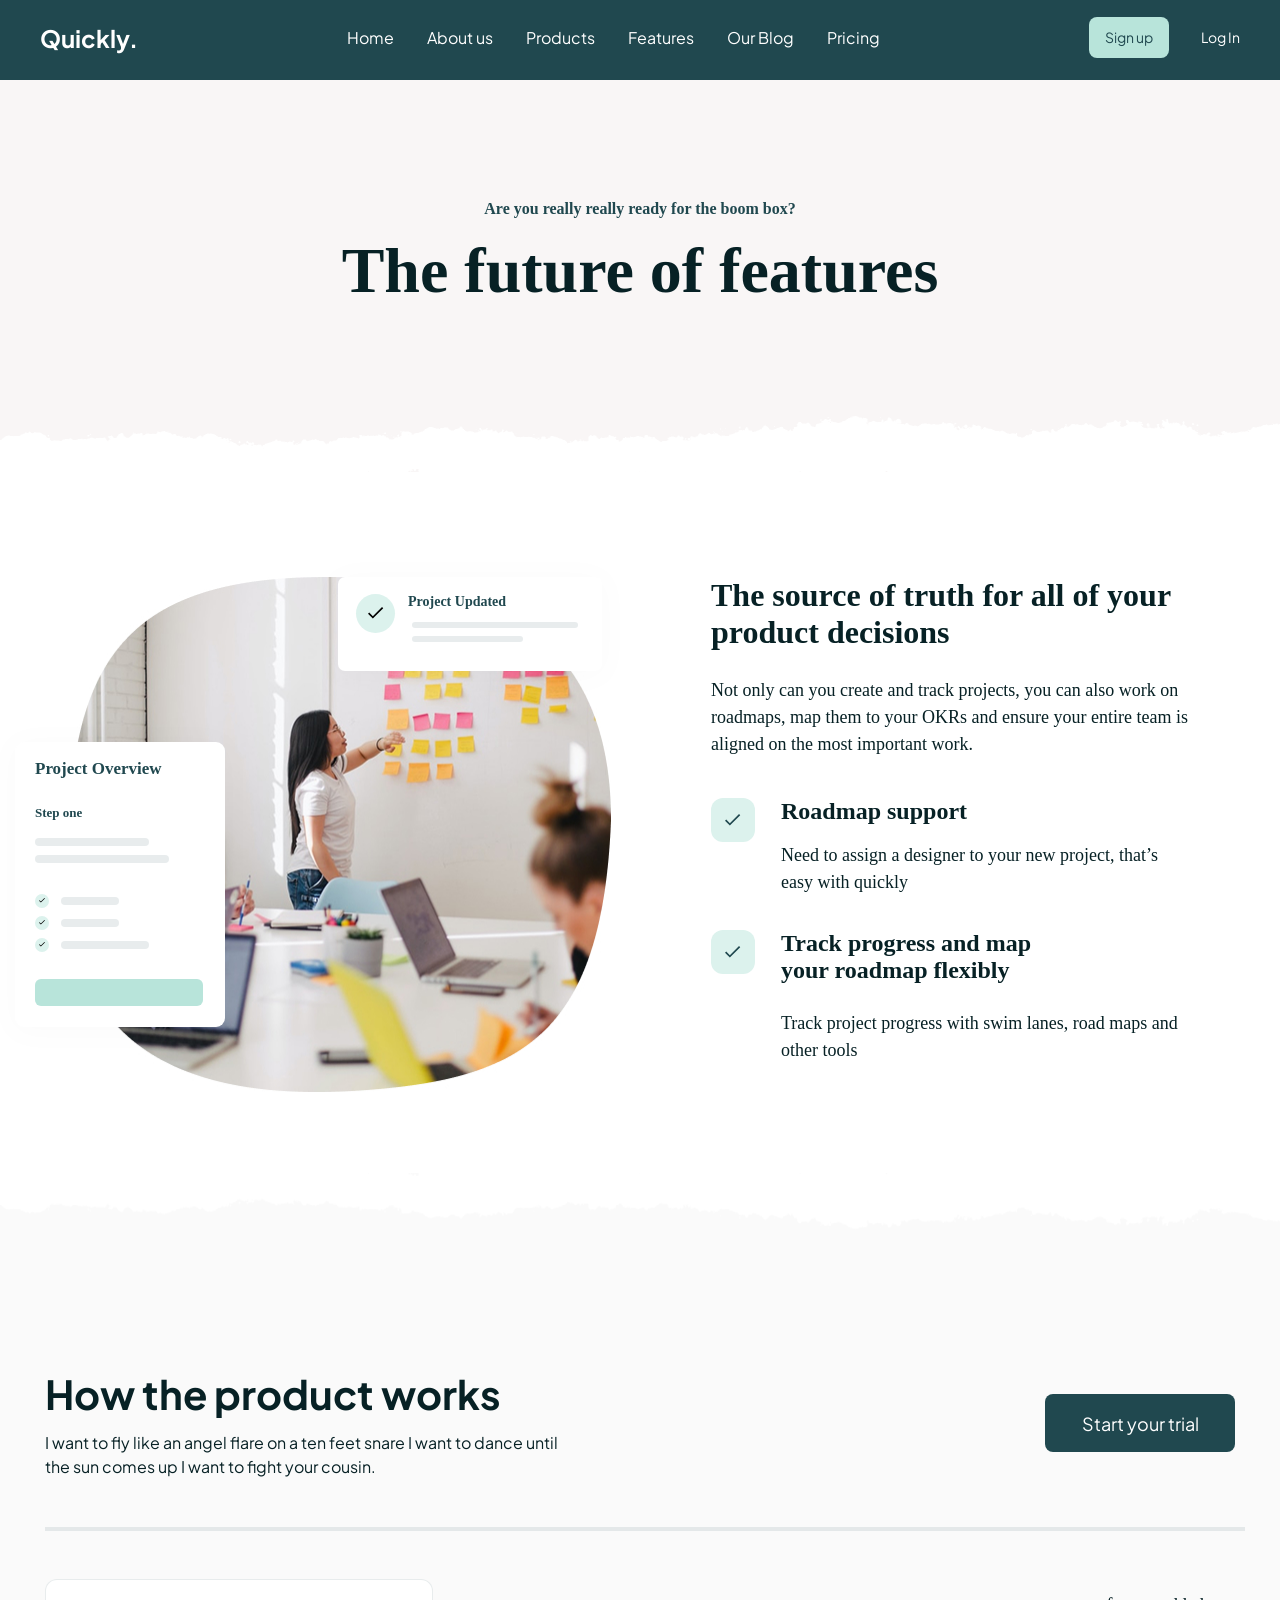
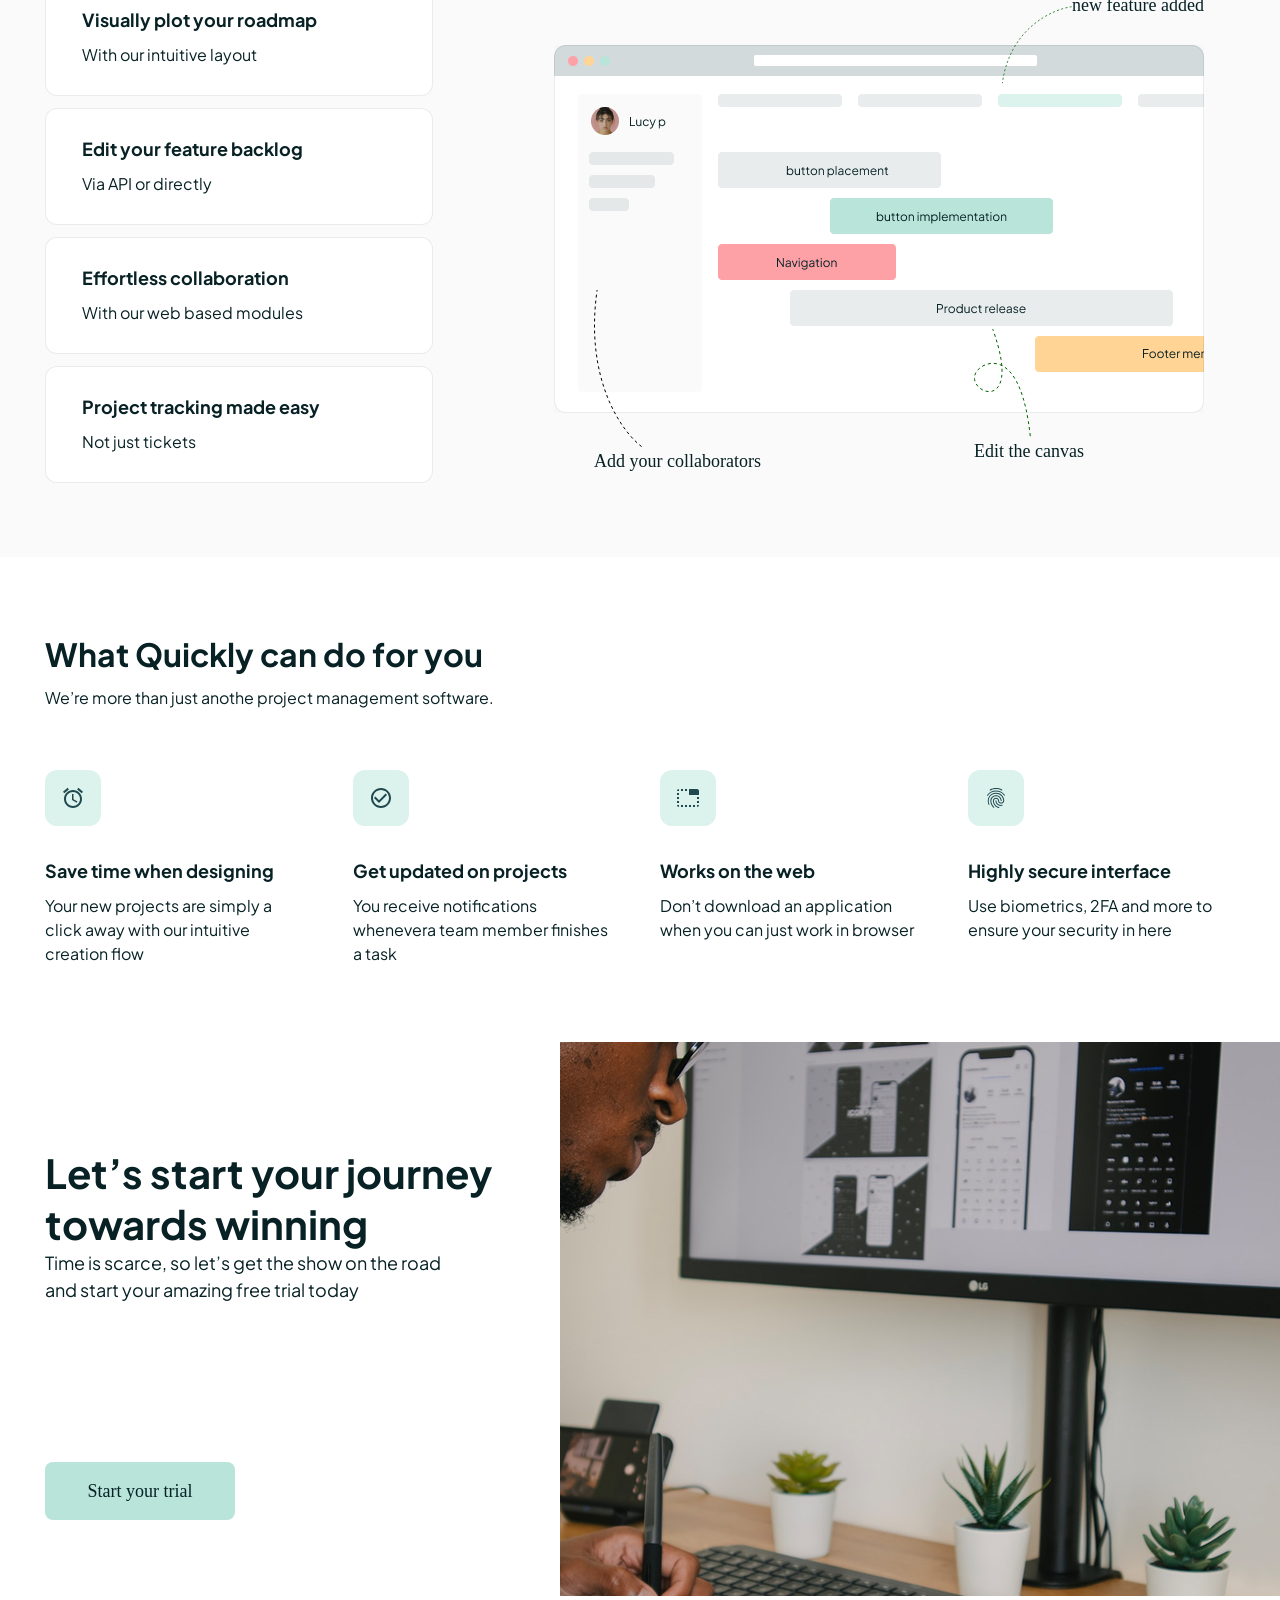
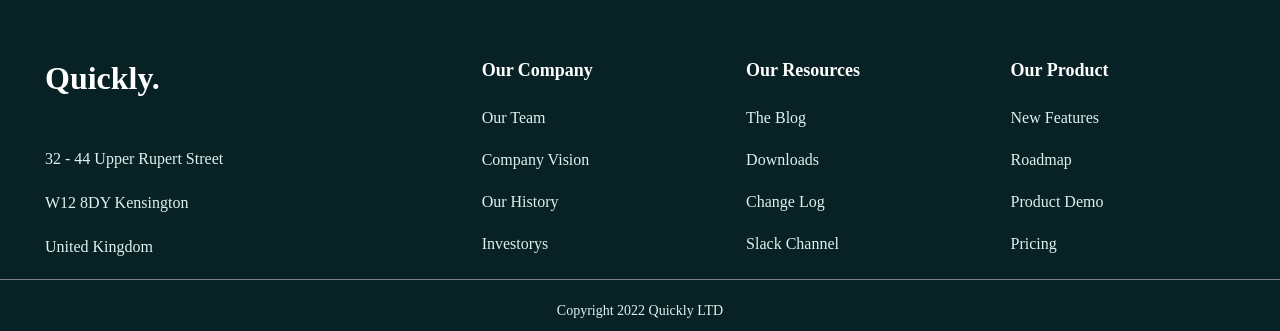
<file: feature.html>
<!DOCTYPE html>
<html lang="en">
<head>
    <meta charset="UTF-8">
    <meta name="viewport" content="width=device-width, initial-scale=1.0">
    <title>Features</title>
    <link rel="icon" href="./assets/media/Quicly Logo.ico" type="image/x-icon">
    <link rel="stylesheet" href="./assets/styles/index.css">
    <link rel="stylesheet" href="./assets/styles/scc/feature.css">
    <link rel="stylesheet" href="./assets/styles/media_feature.css">
</head>
<body>
     
    <header class="header" id="header">
      <div class="header_container flex">
        <a href="#promo"  class="header_logo">Quickly.</a>
        <nav class="header_nav">
          <ul class="header_menu flex">
            <li class="header_link"><a href="./index.html" >Home</a></li>
            <li class="header_link"><a href="./about_us.html" >About us</a></li>
            <li class="header_link"><a href="#" >Products</a></li>
            <li class="header_link"><a href="./feature.html" >Features</a></li>
            <li class="header_link"><a href="#">Our Blog</a></li>
            <li class="header_link"><a href="./pricing.html" >Pricing</a></li>
          </ul>
        </nav>


        <div class="header_mobile_menu">
              <!-- БУРГЕР МЕНЮ -->
            <input type="checkbox" id="burger" hidden>
            <label class="burger_btn" for="burger">
              <span class="line"></span>
            </label>
             <nav class="burger_menu">
                <ul class="header_list">
                  <li class="header_link"><a href="./index.html" >Home</a></li>
                  <li class="header_link"><a href="./about_us.html" >About us</a></li>
                  <li class="header_link"><a href="#" >Products</a></li>
                  <li class="header_link"><a href="./feature.html" >Features</a></li>
                  <li class="header_link"><a href="#">Our Blog</a></li>
                  <li class="header_link"><a href="./pricing.html" >Pricing</a></li>
                  <li class="header_link"><button class="header_signup_btn"><a href="./sign_up.html" >Sign up</a></button></li>
                  <li class="header_link"><button class="header_login_btn"><a href="./sign_in.html" >Log In</a></button></li>
                </ul>
            </nav>
            <label for="burger" class="overlay"></label>
            <!-- overlay- затемнение -->
          </div>
        <div class="change_btn">
            <button class="header_signup_btn"><a href="./sign_up.html" >Sign up</a></button>
            <button class="header_login_btn"><a href="./sign_in.html" >Log In</a></button>
        </div>
      </div>
    </header>
   

    <main>
       
      <section class="pricing__hero">
            <p claSs="pricing__hero__desc">Are you really really ready for the boom box?</p>
            <h1 class="pricing__hero__title">The future of features</h1>
            <div class="wave_divider">
            <img src="./assets/media/divider.webp" alt="wave">
            </div>
    </section>

    <section class="Features-blocks">
        <div class="Features-blokcs content">
            <div class="left-side">
                <img src="./assets/media/Image.jpg" alt="bg">
                <div class="top-box">
                        <div class="stick">
                            <svg class="stick-logo" id="stick-logo" width="16" height="12" viewBox="0 0 16 12"  xmlns="http://www.w3.org/2000/svg">
                            <path d="M4.84425 9.16855L1.23056 5.55486L0 6.77675L4.84425 11.621L15.2434 1.2219L14.0215 0L4.84425 9.16855Z" />
                            </svg>
                        </div>
                        <p class="box-title">Project Updated</p>
                    <div class="first-strip"></div>
                    <div class="second-strip"></div>
                 </div>
<div class="bottom-box">
            
                    <p class="box-title">Project Overview</p>
                    <p class="box-subtitle">Step one</p>

                    <div class="box-strips">
                        <div class="first-strip"></div>
                        <div class="second-strip"></div>
                    </div>
                    
                    <div class="sticks-and-strips">
                        <div class="first-stick-and-strip">
                            <svg width="6" height="5" viewBox="0 0 6 5" xmlns="http://www.w3.org/2000/svg">
                            <path d="M1.88785 3.57307L0.479561 2.16478L0 2.64096L1.88785 4.52882L5.94048 0.476184L5.4643 0L1.88785 3.57307Z" />
                            </svg>
                            <div class="first-strip"></div>
                        </div>

                        <div class="second-stick-and-strip">
                            <svg width="6" height="5" viewBox="0 0 6 5" xmlns="http://www.w3.org/2000/svg">
                            <path d="M1.88785 3.57307L0.479561 2.16478L0 2.64096L1.88785 4.52882L5.94048 0.476184L5.4643 0L1.88785 3.57307Z" />
                            </svg>
                            <div class="second-strip"></div>
                        </div>

                        <div class="third-stick-and-strip">
                            <svg width="6" height="5" viewBox="0 0 6 5" xmlns="http://www.w3.org/2000/svg">
                            <path d="M1.88785 3.57307L0.479561 2.16478L0 2.64096L1.88785 4.52882L5.94048 0.476184L5.4643 0L1.88785 3.57307Z" />
                            </svg>
                            <div class="third-strip"></div>
                        </div>
                        
                    </div>
                     <button class="bottom-box_btn"></button>
                    
                          
                </div>
                </div>
              
               
        
         
              <div class="right-side">
                <div class="right-site-titles">
                    <p class="right-side-title">The source of truth for all of your
                    product decisions</p>
                    <p class="right-side-subtitle">Not only can you create and track projects, you can also 
                    work on roadmaps, map them to your OKRs and ensure your
                    entire team is aligned on the most important work.</p>
                </div>
              <div class="right-side-box">

                        <div class="right-side-stick">
                            <div class="stick-logo1">
                            <svg class="stick-img" width="16" height="12" viewBox="0 0 16 12" fill="none" xmlns="http://www.w3.org/2000/svg">
                            <path d="M4.84425 9.16855L1.23056 5.55486L0 6.77675L4.84425 11.621L15.2434 1.2219L14.0215 0L4.84425 9.16855Z" fill="#20484F"/>
                            </svg>
                            </div>
                            <p class="right-side-stick-title">Roadmap support</p>
                        </div>
                   
                    <p class="right-side-stick-subtitle">Need to assign a designer to your new project, that’s easy with quickly</p>
                </div>

                 <div class="right-side-box2">
        
                        <div class="right-side-stick2">
                            <div class="stick-logo2">
                            <svg class="stick-img" width="16" height="12" viewBox="0 0 16 12" fill="none" xmlns="http://www.w3.org/2000/svg">
                            <path d="M4.84425 9.16855L1.23056 5.55486L0 6.77675L4.84425 11.621L15.2434 1.2219L14.0215 0L4.84425 9.16855Z" fill="#20484F"/>
                            </svg>
                            </div>
                            <p class="right-side-stick-title">Track progress and map your roadmap flexibly</p>
                        </div>
                
                    <p class="right-side-stick-subtitle">Track project progress with swim lanes, road maps and other tools</p>
                </div>
              </div>
        </div>
        
      </section>

    <section class="cta">
       <div class="wave_divider">
            <img src="./assets/media/divider2.webp" alt="wave">
          </div>

      <div class="container">
        <div class="feat_content">
          <div class="content_top">
            <h4 class="second_title">How the product works</h4>
            <p class="cta_desc">I want to fly like an angel flare on a ten feet snare I want to dance until the sun comes up I want to fight your cousin.</p>
          </div>
          <button class="cta_btn"><a href="#">Start your trial</a></button>

        </div>
        <div class="feat_line"></div>

        <div class="cta_block">
          <div class="block_list">
                  <div class="work_card">
                    <h4 class="block_title">Visually plot your roadmap</h4>
                    <p class="block_desc">With our intuitive layout</p>
                  </div>
                  <div class="work_card">
                    <h4 class="block_title">Edit your feature backlog</h4>
                    <p class="block_desc">Via API or directly</p>
                  </div>
                  <div class="work_card">
                    <h4 class="block_title">Effortless collaboration</h4>
                    <p class="block_desc">With our web based modules</p>
                  </div>
                  <div class="work_card">
                    <h4 class="block_title">Project tracking made easy</h4>
                    <p class="block_desc">Not just tickets</p>
                  </div>
          </div>
          <div class="mockup_wrapper">
            <img src="./assets/media/ui_mockup.webp" alt="ui mockup image">
             <div class="cta_panel">
                <svg width="48" height="157" viewBox="0 0 48 157" fill="none" xmlns="http://www.w3.org/2000/svg">
                  <path d="M47.6238 156.571C27.4571 141.405 -9.67619 88.8713 3.12381 0.0713196" stroke="black" stroke-dasharray="3 3" />
              </svg>
              <p class="wrapper-desc">Add your collaborators</p>
              </div>
               <div class="cta_panel2">
                <svg width="57" height="108" viewBox="0 0 57 108" fill="none" xmlns="http://www.w3.org/2000/svg">
                  <path d="M56.2567 107.169C47.2561 22.6693 15.2554 31.5315 6.25597 38.6693C-19.7448 59.2913 52.7561 94.6693 18.7561 0.169281" stroke="darkgreen" stroke-dasharray="3 3" />
                </svg>
                <p class="wrapper-desc">Edit the canvas</p>
              </div>
              <div class="cta_panel3">
                <svg width="70" height="100" viewBox="0 0 96 106" fill="none" xmlns="http://www.w3.org/2000/svg">
                  <path d="M95.4956 0.495056C67.9872 4.38395 10.4754 30.8284 0.495605 105.495" stroke="darkgreen" stroke-dasharray="3 3" />
                </svg>
                 <p class="wrapper-desc">new feature added</p>
              </div> 
          </div>
        </div>
      </div>
     </section>

 <section class="highly">
    <div class="container">
      <h2 class="highly_title">What Quickly can do for you</h2>
      <p class="highly_desc">We’re more than just anothe project management software.</p>
      <div class="highly_cards grid">
        <div class="highly_card">
          <div class="hour">
            <svg width="24" height="24" viewBox="0 0 24 24" fill="none" xmlns="http://www.w3.org/2000/svg">
            <g clip-path="url(#clip0_2983_27)">
              <path d="M22 5.71986L17.4 1.85986L16.11 3.38986L20.71 7.24986L22 5.71986ZM7.88 3.38986L6.6 1.85986L2 5.70986L3.29 7.23986L7.88 3.38986ZM12.5 7.99986H11V13.9999L15.75 16.8499L16.5 15.6199L12.5 13.2499V7.99986ZM12 3.99986C7.03 3.99986 3 8.02986 3 12.9999C3 17.9699 7.02 21.9999 12 21.9999C16.97 21.9999 21 17.9699 21 12.9999C21 8.02986 16.97 3.99986 12 3.99986ZM12 19.9999C8.13 19.9999 5 16.8699 5 12.9999C5 9.12986 8.13 5.99986 12 5.99986C15.87 5.99986 19 9.12986 19 12.9999C19 16.8699 15.87 19.9999 12 19.9999Z" fill="#20484F" />
            </g>
            <defs>
              <clipPath id="clip0_2983_27">
                <rect width="24" height="24" fill="white" />
              </clipPath>
            </defs>
          </svg>
          </div>
          <h5 class="highly_card_subtitle">Save time when designing</h5>
          <p class="highly_card_texts">Your new projects are simply a click away with our intuitive creation flow</p>
        </div>
        <div class="highly_card">
          <div class="hour">
            <svg width="24" height="24" viewBox="0 0 24 24" fill="none" xmlns="http://www.w3.org/2000/svg">
          <g clip-path="url(#clip0_2983_34)">
            <path d="M16.59 7.58L10 14.17L6.41 10.59L5 12L10 17L18 9L16.59 7.58ZM12 2C6.48 2 2 6.48 2 12C2 17.52 6.48 22 12 22C17.52 22 22 17.52 22 12C22 6.48 17.52 2 12 2ZM12 20C7.58 20 4 16.42 4 12C4 7.58 7.58 4 12 4C16.42 4 20 7.58 20 12C20 16.42 16.42 20 12 20Z" fill="#20484F" />
          </g>
          <defs>
            <clipPath id="clip0_2983_34">
              <rect width="24" height="24" fill="white" />
            </clipPath>
          </defs>
        </svg>
          </div>
          <h5 class="highly_card_subtitle">Get updated on projects</h5>
          <p class="highly_card_texts">You receive notifications whenevera team member finishes a task</p>
        </div>
        <div class="highly_card">
          <div class="hour">
            <svg width="24" height="24" viewBox="0 0 24 24" fill="none" xmlns="http://www.w3.org/2000/svg">
            <g clip-path="url(#clip0_2983_41)">
              <path d="M1 9H3V7H1V9ZM1 13H3V11H1V13ZM1 5H3V3C1.9 3 1 3.9 1 5ZM9 21H11V19H9V21ZM1 17H3V15H1V17ZM3 21V19H1C1 20.1 1.9 21 3 21ZM21 3H13V9H23V5C23 3.9 22.1 3 21 3ZM21 17H23V15H21V17ZM9 5H11V3H9V5ZM5 21H7V19H5V21ZM5 5H7V3H5V5ZM21 21C22.1 21 23 20.1 23 19H21V21ZM21 13H23V11H21V13ZM13 21H15V19H13V21ZM17 21H19V19H17V21Z" fill="#20484F" />
            </g>
            <defs>
              <clipPath id="clip0_2983_41">
                <rect width="24" height="24" fill="white" />
              </clipPath>
            </defs>
          </svg>
          </div>
          <h5 class="highly_card_subtitle">Works on the web</h5>
          <p class="highly_card_texts">Don’t download an application when you can just work in browser</p>
        </div>
        <div class="highly_card">
          <div class="hour">
            <svg width="24" height="24" viewBox="0 0 24 24" fill="none" xmlns="http://www.w3.org/2000/svg">
            <g clip-path="url(#clip0_2983_48)">
              <path d="M17.81 4.47C17.73 4.47 17.65 4.45 17.58 4.41C15.66 3.42 14 3 12.01 3C10.03 3 8.14999 3.47 6.43999 4.41C6.19999 4.54 5.89999 4.45 5.75999 4.21C5.62999 3.97 5.71999 3.66 5.95999 3.53C7.81998 2.52 9.85998 2 12.01 2C14.14 2 16 2.47 18.04 3.52C18.29 3.65 18.38 3.95 18.25 4.19C18.16 4.37 17.99 4.47 17.81 4.47ZM3.49998 9.72C3.39998 9.72 3.29999 9.69 3.20999 9.63C2.97999 9.47 2.92998 9.16 3.08998 8.93C4.07998 7.53 5.33999 6.43 6.83999 5.66C9.97999 4.04 14 4.03 17.15 5.65C18.65 6.42 19.91 7.51 20.9 8.9C21.06 9.12 21.01 9.44 20.78 9.6C20.55 9.76 20.24 9.71 20.08 9.48C19.18 8.22 18.04 7.23 16.69 6.54C13.82 5.07 10.15 5.07 7.28999 6.55C5.92999 7.25 4.78999 8.25 3.88999 9.51C3.80999 9.65 3.65998 9.72 3.49998 9.72ZM9.74999 21.79C9.61999 21.79 9.48998 21.74 9.39998 21.64C8.52998 20.77 8.05999 20.21 7.38999 19C6.69999 17.77 6.33999 16.27 6.33999 14.66C6.33999 11.69 8.87998 9.27 12 9.27C15.12 9.27 17.66 11.69 17.66 14.66C17.66 14.94 17.44 15.16 17.16 15.16C16.88 15.16 16.66 14.94 16.66 14.66C16.66 12.24 14.57 10.27 12 10.27C9.42999 10.27 7.33999 12.24 7.33999 14.66C7.33999 16.1 7.65999 17.43 8.26999 18.51C8.90999 19.66 9.34999 20.15 10.12 20.93C10.31 21.13 10.31 21.44 10.12 21.64C10.01 21.74 9.87999 21.79 9.74999 21.79ZM16.92 19.94C15.73 19.94 14.68 19.64 13.82 19.05C12.33 18.04 11.44 16.4 11.44 14.66C11.44 14.38 11.66 14.16 11.94 14.16C12.22 14.16 12.44 14.38 12.44 14.66C12.44 16.07 13.16 17.4 14.38 18.22C15.09 18.7 15.92 18.93 16.92 18.93C17.16 18.93 17.56 18.9 17.96 18.83C18.23 18.78 18.49 18.96 18.54 19.24C18.59 19.51 18.41 19.77 18.13 19.82C17.56 19.93 17.06 19.94 16.92 19.94ZM14.91 22C14.87 22 14.82 21.99 14.78 21.98C13.19 21.54 12.15 20.95 11.06 19.88C9.65999 18.49 8.88999 16.64 8.88999 14.66C8.88999 13.04 10.27 11.72 11.97 11.72C13.67 11.72 15.05 13.04 15.05 14.66C15.05 15.73 15.98 16.6 17.13 16.6C18.28 16.6 19.21 15.73 19.21 14.66C19.21 10.89 15.96 7.83 11.96 7.83C9.11998 7.83 6.51998 9.41 5.34998 11.86C4.95998 12.67 4.75999 13.62 4.75999 14.66C4.75999 15.44 4.82998 16.67 5.42998 18.27C5.52998 18.53 5.39998 18.82 5.13998 18.91C4.87998 19.01 4.58999 18.87 4.49998 18.62C4.00998 17.31 3.76998 16.01 3.76998 14.66C3.76998 13.46 3.99998 12.37 4.44998 11.42C5.77998 8.63 8.72998 6.82 11.96 6.82C16.51 6.82 20.21 10.33 20.21 14.65C20.21 16.27 18.83 17.59 17.13 17.59C15.43 17.59 14.05 16.27 14.05 14.65C14.05 13.58 13.12 12.71 11.97 12.71C10.82 12.71 9.88999 13.58 9.88999 14.65C9.88999 16.36 10.55 17.96 11.76 19.16C12.71 20.1 13.62 20.62 15.03 21.01C15.3 21.08 15.45 21.36 15.38 21.62C15.33 21.85 15.12 22 14.91 22Z" fill="#20484F" />
            </g>
            <defs>
              <clipPath id="clip0_2983_48">
                <rect width="24" height="24" fill="white" />
              </clipPath>
            </defs>
          </svg>
          </div>
          <h5 class="highly_card_subtitle">Highly secure interface</h5>
          <p class="highly_card_texts" >Use biometrics, 2FA and more to ensure your security in here</p>
        </div>
        
      </div>
    </div>

    
  </section>

  <section class="promo" id="promo" >
      <div class="container">
          <div class="promo__grid">
          <div class="promo__left">
            <div class="promo__container">
              <h2 class="second_title">Let’s start your journey<br> towards winning</h2>
              <p class="feat_desc">Time is scarce, so let’s get the show on the road<br> and start your amazing free trial today</p>
              <button class="feature_btn">Start your trial</button>
            </div>
          </div>

          
        </div>
      </div>
         
      <div class="promo__right">
            <img src="./assets/media/promo_bc.jpg" alt="">
          </div>
    </section>
    </main>

       <footer class="footer" id="footer">
                  <div class="container footer__container ">
                      <div class="footer__info">
                          <a href="#" class="footer__logo">
                          Quickly.
                          </a>
                          <p class="footer__address">32  - 44 Upper Rupert Street</p>
                          <p class="footer__address">W12 8DY Kensington</p>
                          <p class="footer__address">United Kingdom</p>
                      </div>
                      <div class="footer__links">
                          <div class="footer__columns">
                          <h4 class="footer__title">Our Company</h4>
                          <ul class="footer__list">
                              <li class="footer__item"><a href="#">Our Team</a></li>
                              <li class="footer__item"><a href="#">Company Vision</a></li>
                              <li class="footer__item"><a href="#">Our History</a></li>
                              <li class="footer__item"><a href="#">Investorys</a></li>
                            
                          </ul>
                          </div>
                                <div class="footer__columns right_now">
                          <h4 class="footer__title">Our Resources</h4>
                          <ul class="footer__list">
                              <li class="footer__item"><a href="#">The Blog</a></li>
                              <li class="footer__item"><a href="#">Downloads</a></li>
                              <li class="footer__item"><a href="#">Change Log</a></li>
                              <li class="footer__item"><a href="#">Slack Channel</a></li>
                            
                          </ul>
                          </div>
                          <div class="footer__columns pretty">
                          <h4 class="footer__title">Our Product</h4>
                          <ul class="footer__list">
                              <li class="footer__item"><a href="#">New Features</a></li>
                              <li class="footer__item"><a href="#">Roadmap</a></li>
                              <li class="footer__item"><a href="#">Product Demo</a></li>
                              <li class="footer__item"><a href="#">Pricing</a></li>
                            
                          </ul>
                          </div>
                    
                      
                  </div>
                  </div>
                      <div class="footer__bottom">
                          <p class="footer__copy">Copyright 2022 Quickly LTD</p>
                                    </div>
    </footer>
</body>
</html>
</file>
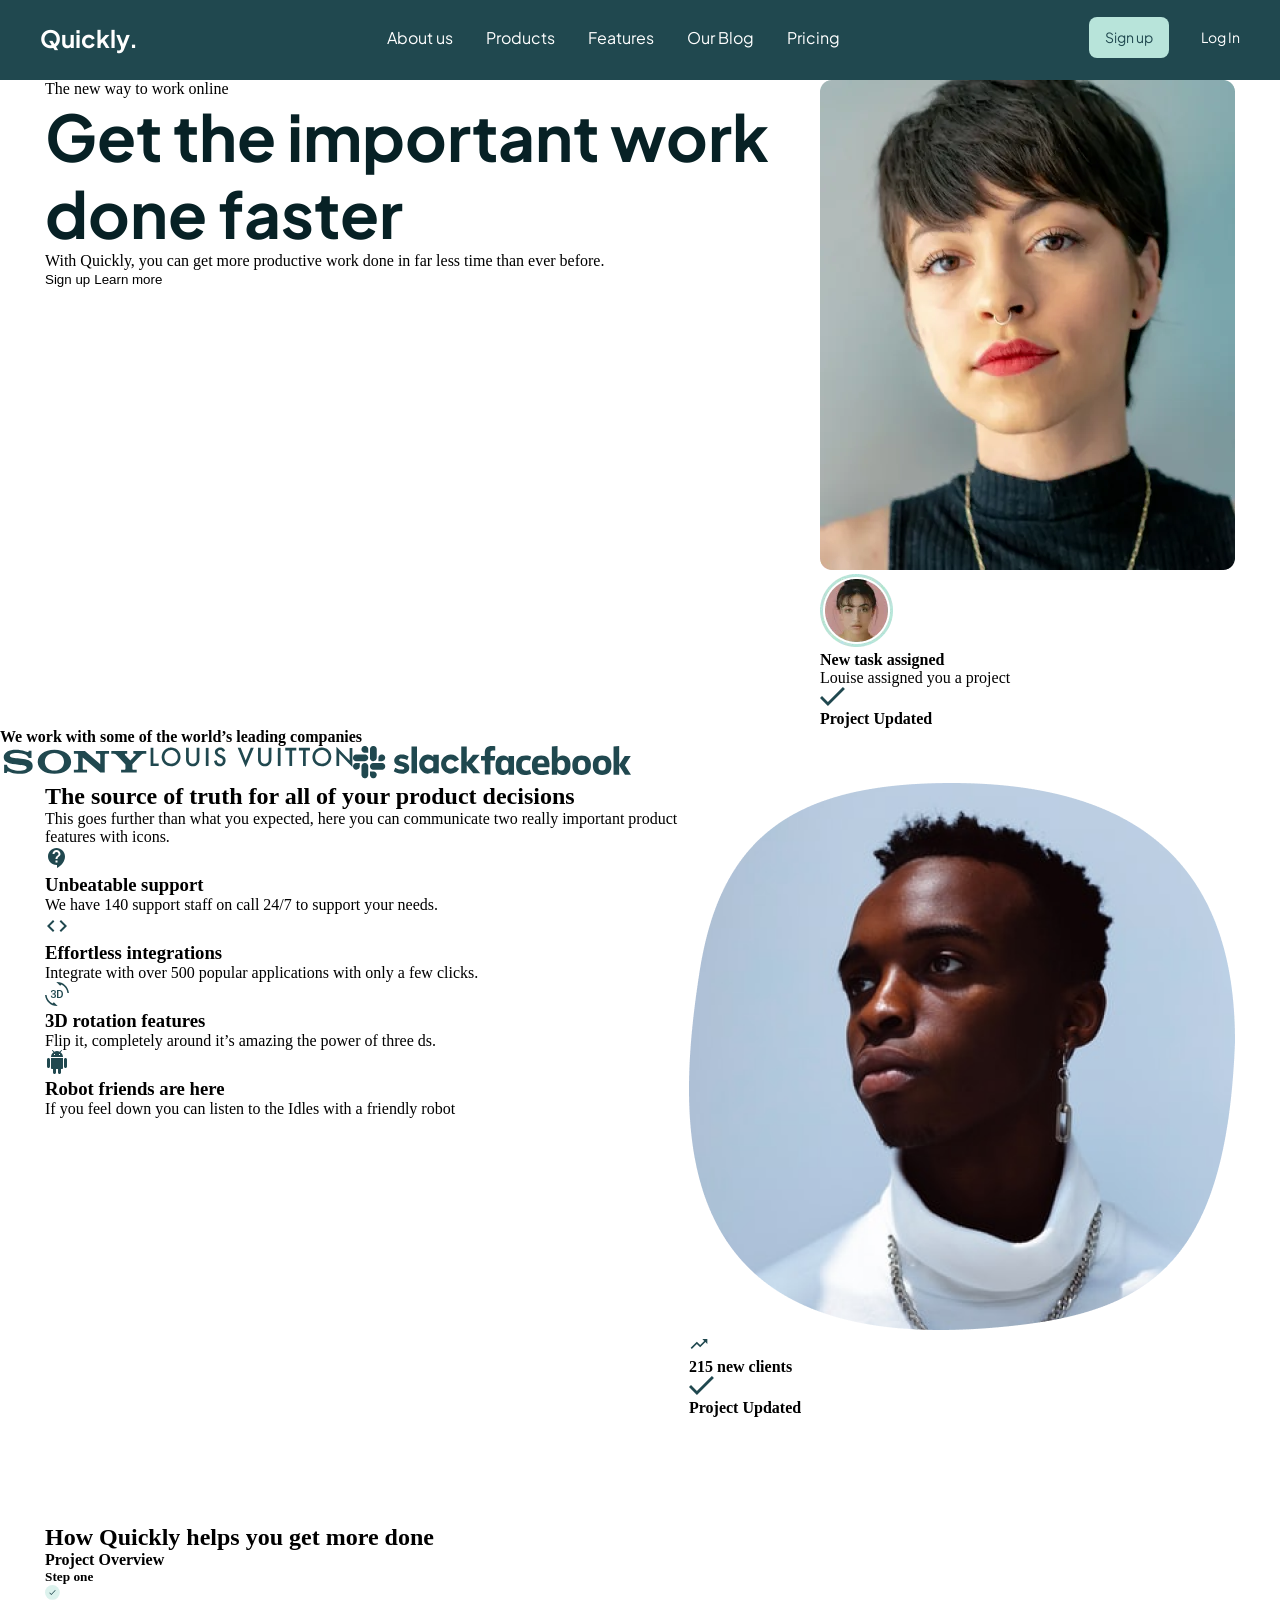
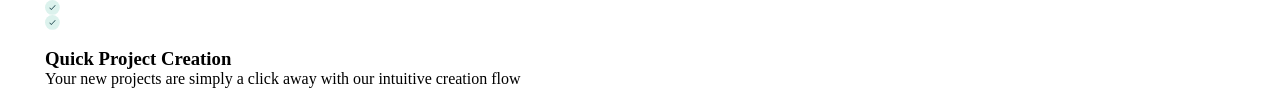
<file: home.html>
<!DOCTYPE html>
<html lang="en">
<head>
    <meta charset="UTF-8">
    <meta name="viewport" content="width=device-width, initial-scale=1.0">
    <title>Quickly</title>
    <link rel="stylesheet" href="./assets/styles/index.css">
</head>
<body>
    <header class="header" id="header">
      <div class="header_container flex">
        <a href="#advantages"  class="header_logo">Quickly.</a>
        <nav class="header_nav">
          <ul class="header_menu flex">
            <li class="header_link"><a href="./about_us.html" >About us</a></li>
            <li class="header_link"><a href="#" >Products</a></li>
            <li class="header_link"><a href="./feature.html" >Features</a></li>
            <li class="header_link"><a href="#">Our Blog</a></li>
            <li class="header_link"><a href="./pricing.html" >Pricing</a></li>
          </ul>
        </nav>
        <div>
            <button class="header_signup_btn"><a href="./sign_up.html" >Sign up</a></button>
            <button class="header_login_btn"><a href="./sign_in.html" >Log In</a></button>
        </div>
      </div>
    </header>


<main>
      <section class="hero flex" id="hero">
      <div class="container flex">
        <div class="hero_content ">
        <p class="hero_new-way">The new way to work online</p>
        <h1 class="hero_title first_title">Get the important work done <span class="span_line">faster</span></h1>
        <p class="hero_desc">With Quickly, you can get more productive work done in far less time than ever before.</p>
        <div class="hero_buttons">
          <button class="hero_signup_btn">Sign up</button>
          <button class="hero_learnmore_btn">Learn more</button>
        </div>
      </div>

      <div class="hero_assignment">

        <div class="hero_assignment__image">
          <img src="./assets/media/pircing.webp" alt="person">
        <div class="hero_assignment_notification_top">
        <div class="avatar">
          <img src="./assets/media/avatar.webp" alt="avatar" >
        </div>
        <div class="hero_assignment_card">
          <h4 class="hero_assignment_title">New task assigned</h4>
          <p class="hero_assignment_desc">Louise assigned you a project</p>
        </div>
      </div>
      <div class="hero_assignment_notification_bottom">
        <div class="notification_bottom_check">
          <svg width="25" height="19" viewBox="0 0 25 19" fill="none" xmlns="http://www.w3.org/2000/svg">
          <path d="M7.91917 14.9883L2.01167 9.08083L0 11.0783L7.91917 18.9975L24.9192 1.9975L22.9217 0L7.91917 14.9883Z" fill="#20484F" />
          </svg>
        </div>
        <div class="hero_assignment_card_second">
          <h4 class="notification_title">Project Updated</h4>
          <div class="notification_line"></div>
          <div class="notification_line_small"></div>
          <div class="notification_button"></div>
        </div>
        </div>
      </div>
            </div>
              </div>   
      </section>

      <section class="partners">
        <h4 class="partners_title">We work with some of the world’s
          <a href="#" class="partners_title link">leading</a> companies</h4>
        <div class="partners_logos flex">
          <div class="logo">
            <svg width="150" height="32" viewBox="0 0 150 32" fill="none" xmlns="http://www.w3.org/2000/svg">
            <path d="M133.331 5.05148H146.284V7.78917H143.734C142.653 7.78917 141.758 8.1641 141.032 8.91565L132.368 18.1589V22.6362C132.368 23.3877 132.74 23.7626 133.5 23.7626H136.709V26.5003H121.086V23.7626H124.312C125.072 23.7626 125.427 23.3877 125.427 22.6362V18.4494L116.543 8.91565C115.817 8.1641 114.922 7.78917 113.841 7.78917H111.308V5.05148H127.217V7.78917H125.629C125.258 7.78917 125.005 7.92259 124.886 8.19112C124.785 8.45965 124.819 8.70116 125.021 8.91565L130.274 14.5194L135.526 8.91565C135.712 8.70116 135.763 8.45965 135.645 8.19112C135.543 7.92259 135.29 7.78917 134.901 7.78917H133.331V5.05148ZM104.738 26.5003H100.313L82.6997 11.4287V22.6362C82.6997 23.3877 83.0763 23.7626 83.8245 23.7626H87.0485V26.5003H73.8752V23.7626H77.0959C77.8475 23.7626 78.2224 23.3877 78.2224 22.6362V8.91565C78.2224 8.1641 77.8475 7.78917 77.0959 7.78917H73.8752V5.05148H84.9189L100.245 18.1589V8.91565C100.245 8.1641 99.8739 7.78917 99.1308 7.78917H95.905V5.05148H109.078V7.78917H105.853C105.093 7.78917 104.738 8.1641 104.738 8.91565V26.5003ZM54.4243 3.71558C44.3873 3.71558 37.7415 8.88188 37.7415 15.7759C37.7415 22.6699 44.3873 27.8362 54.4243 27.8362C64.4631 27.8362 71.1088 22.6699 71.1088 15.7759C71.1088 8.88188 64.4631 3.71558 54.4243 3.71558ZM54.4243 6.93121C60.1818 6.93121 63.9919 10.7194 63.9919 15.7759C63.9919 20.8307 60.1818 24.6206 54.4243 24.6206C48.6686 24.6206 44.8568 20.8307 44.8568 15.7759C44.8568 10.7194 48.6686 6.93121 54.4243 6.93121ZM28.7398 4.79646H31.4775V12.0401H28.7398C27.3752 7.54934 20.5909 6.87717 16.3366 6.87717C12.616 6.87717 9.8361 7.85503 9.8361 9.74489C9.8361 11.9286 15.07 11.9911 19.3023 12.5636C24.7523 13.3017 32.7002 13.175 32.7002 20.2987C32.7002 25.9193 25.2353 27.8261 20.5605 27.8362C12.1904 27.8548 9.5929 25.4448 7.6777 25.4448C7.1457 25.4448 6.8721 25.9582 6.8721 26.985H4.13442V18.8564H6.8721C7.90063 23.7559 15.4331 24.8233 18.6082 24.8233C20.8578 24.8233 26.6473 24.3825 26.6473 21.7073C26.6473 19.1722 22.9317 19.304 18.419 18.6605C13.4723 17.9529 3.71558 17.7992 3.71558 11.221C3.71558 6.14419 9.40374 3.71558 15.786 3.71558C23.1986 3.71558 26.8634 6.12224 27.9612 6.12224C28.4797 6.12224 28.7398 5.64597 28.7398 4.79646Z" fill="#20484F" />
          </svg>
          </div>
          <div class="logo">
            <svg width="203" height="22" viewBox="0 0 203 22" fill="none" xmlns="http://www.w3.org/2000/svg">
            <g clip-path="url(#clip0_2912_135)">
              <path d="M202.38 1.89008V21.1082L189.199 7.33105V19.985H186.453V0.667114L199.659 14.4692V1.89008H202.38Z" fill="#20484F" />
              <path d="M171.924 1.51562C171.924 1.51562 169.253 1.54058 167.106 2.81347C167.106 2.81347 164.959 4.0614 163.711 6.20783C163.711 6.20783 162.437 8.32931 162.412 10.9999C162.412 10.9999 162.437 13.6455 163.686 15.742C163.686 15.742 164.959 17.8385 167.081 19.0615C167.081 19.0615 169.228 20.3094 171.924 20.3344C171.924 20.3344 174.545 20.3094 176.667 19.0365C176.667 19.0365 178.789 17.7886 180.037 15.6671C180.037 15.6671 181.31 13.5456 181.335 10.925C181.335 10.925 181.31 8.30435 180.037 6.18287C180.037 6.18287 178.789 4.0614 176.667 2.81347C176.667 2.81347 174.545 1.54058 171.924 1.51562ZM171.899 4.08636C171.899 4.08636 173.821 4.11131 175.319 5.00982C175.319 5.00982 176.817 5.90833 177.69 7.4308C177.69 7.4308 178.589 8.97823 178.589 10.95C178.589 10.95 178.564 12.8468 177.69 14.3942C177.69 14.3942 176.792 15.9167 175.269 16.8152C175.269 16.8152 173.771 17.7387 171.899 17.7387C171.899 17.7387 170.002 17.7137 168.479 16.8402C168.479 16.8402 166.956 15.9417 166.057 14.4192C166.057 14.4192 165.183 12.8718 165.159 10.95C165.159 10.95 165.183 9.00319 166.057 7.45576C166.057 7.45576 166.931 5.90833 168.454 5.00982C168.454 5.00982 169.977 4.11131 171.899 4.08636Z" fill="#20484F" />
              <path d="M155.772 4.43584V19.985H153.026V4.43584H148.882V1.86511H159.941V4.43584H155.772Z" fill="#20484F" />
              <path d="M146.311 4.43584H142.142V19.985H139.396V4.43584H135.251V1.86511H146.311V4.43584Z" fill="#20484F" />
              <path d="M130.558 1.86511V19.985H127.812V1.86511H130.558Z" fill="#20484F" />
              <path d="M121.421 1.86511V13.5208C121.421 13.5208 121.396 15.4925 120.548 17.015C120.548 17.015 119.674 18.5374 118.176 19.4359C118.176 19.4359 116.678 20.3095 114.756 20.3344C114.756 20.3344 112.809 20.3095 111.286 19.4359C111.286 19.4359 109.788 18.5374 108.914 17.015C108.914 17.015 108.066 15.4925 108.041 13.5208V1.86511H110.787V12.772C110.787 12.772 110.787 13.9451 110.912 14.6439C110.912 14.6439 111.036 15.3427 111.361 15.8918C111.361 15.8918 111.86 16.7654 112.759 17.2396C112.759 17.2396 113.658 17.7387 114.756 17.7387C114.756 17.7387 115.829 17.7387 116.728 17.2396C116.728 17.2396 117.602 16.7654 118.126 15.8918C118.126 15.8918 118.451 15.3427 118.575 14.6439L118.675 12.772V1.86511H121.421Z" fill="#20484F" />
              <path d="M87.6948 1.86511H90.6905L95.6833 14.4193L100.751 1.86511H103.747L95.6334 21.3328L87.6948 1.86511Z" fill="#20484F" />
              <path d="M71.7679 4.46086C71.7679 4.46086 71.1688 4.08648 70.2451 4.08648C70.2451 4.08648 69.0968 4.11144 68.3728 4.7354C68.3728 4.7354 67.6489 5.35936 67.6239 6.33275C67.6239 6.33275 67.5989 7.25621 68.4727 7.85522L68.922 8.15472L69.621 8.47918L71.3935 9.20298C71.3935 9.20298 73.5653 10.1015 74.5889 11.3744C74.5889 11.3744 75.6374 12.6722 75.6124 14.4692C75.6124 14.4692 75.6124 16.1664 74.8635 17.4892C74.8635 17.4892 74.1395 18.7871 72.8414 19.5608C72.8414 19.5608 71.5433 20.3095 69.8956 20.3345C69.8956 20.3345 67.4491 20.3095 65.9263 18.9368C65.9263 18.9368 64.4035 17.5391 64.0291 14.9934L66.8001 14.3444L66.9998 15.5674C66.9998 15.5674 67.1246 16.0167 67.3243 16.3411C67.3243 16.3411 67.6738 16.99 68.3728 17.3644C68.3728 17.3644 69.0718 17.7388 69.9206 17.7388C69.9206 17.7388 71.2187 17.7138 72.0425 16.8902C72.0425 16.8902 72.8664 16.0666 72.8913 14.7438C72.8913 14.7438 72.8664 13.1963 71.6431 12.3478C71.6431 12.3478 70.994 11.9235 70.295 11.6489L68.5725 10.9002C68.5725 10.9002 64.8279 9.35273 64.8529 6.33275C64.8529 6.33275 64.8529 4.93507 65.5768 3.86185C65.5768 3.86185 66.2758 2.78863 67.4991 2.16467C67.4991 2.16467 68.7223 1.54071 70.2701 1.51575C70.2701 1.51575 71.8928 1.51575 73.0661 2.23955C73.0661 2.23955 74.2643 2.96334 75.1631 4.56069L72.9662 5.88349C72.9662 5.88349 72.3671 4.86019 71.7679 4.46086Z" fill="#20484F" />
              <path d="M58.5617 1.86511V19.985H55.8157V1.86511H58.5617Z" fill="#20484F" />
              <path d="M46.6788 1.86511H49.4248V13.5208C49.4248 13.5208 49.3999 15.4925 48.5511 17.015C48.5511 17.015 47.6773 18.5374 46.1795 19.4359C46.1795 19.4359 44.6816 20.3095 42.7594 20.3344C42.7594 20.3344 40.8122 20.3095 39.2894 19.4359C39.2894 19.4359 37.7916 18.5374 36.9178 17.015C36.9178 17.015 36.069 15.4925 36.0441 13.5208V1.86511H38.7901V12.772C38.7901 12.772 38.7901 13.9451 38.9149 14.6439C38.9149 14.6439 39.0398 15.3427 39.3643 15.8918C39.3643 15.8918 39.8636 16.7654 40.7623 17.2396C40.7623 17.2396 41.661 17.7387 42.7594 17.7387C42.7594 17.7387 43.8329 17.7387 44.7316 17.2396C44.7316 17.2396 45.6053 16.7654 46.1296 15.8918C46.1296 15.8918 46.4541 15.3427 46.5789 14.6439L46.6788 12.772V1.86511Z" fill="#20484F" />
              <path d="M21.1656 1.51562C21.1656 1.51562 18.4945 1.54058 16.3475 2.81347C16.3475 2.81347 14.2006 4.0614 12.9524 6.20783C12.9524 6.20783 11.6793 8.32931 11.6543 10.9999C11.6543 10.9999 11.6793 13.6455 12.9275 15.742C12.9275 15.742 14.2006 17.8385 16.3226 19.0615C16.3226 19.0615 18.4695 20.3094 21.1656 20.3344C21.1656 20.3344 23.7868 20.3094 25.9088 19.0365C25.9088 19.0365 28.0307 17.7886 29.2789 15.6671C29.2789 15.6671 30.5521 13.5456 30.5771 10.925C30.5771 10.925 30.5521 8.30435 29.2789 6.18287C29.2789 6.18287 28.0307 4.0614 25.9088 2.81347C25.9088 2.81347 23.7868 1.54058 21.1656 1.51562ZM21.1406 4.08636C21.1406 4.08636 23.0629 4.11131 24.5607 5.00982C24.5607 5.00982 26.0586 5.90833 26.9323 7.4308C26.9323 7.4308 27.8061 8.97823 27.831 10.95C27.831 10.95 27.8061 12.8468 26.9323 14.3942C26.9323 14.3942 26.0336 15.9167 24.5108 16.8152C24.5108 16.8152 23.013 17.7387 21.1406 17.7387C21.1406 17.7387 19.2434 17.7137 17.7206 16.8402C17.7206 16.8402 16.1978 15.9417 15.2991 14.4192C15.2991 14.4192 14.4253 12.8718 14.4003 10.95C14.4003 10.95 14.4253 9.00319 15.2991 7.45576C15.2991 7.45576 16.1728 5.90833 17.6956 5.00982C17.6956 5.00982 19.2184 4.11131 21.1406 4.08636Z" fill="#20484F" />
              <path d="M3.36617 1.86511V17.3893H8.68352V19.985H0.620117V1.86511H3.36617Z" fill="#20484F" />
            </g>
            <defs>
              <clipPath id="clip0_2912_135">
                <rect width="203" height="22" fill="white" />
              </clipPath>
            </defs>
          </svg>
          </div>
          <div class="logo">
            <svg width="128" height="33" viewBox="0 0 128 33" fill="none" xmlns="http://www.w3.org/2000/svg">
              <path d="M40.7167 25.3544L42.3091 21.6607C44.0285 22.9438 46.3089 23.6098 48.5642 23.6098C50.2345 23.6098 51.281 22.9688 51.281 21.993C51.2559 19.2789 41.3066 21.4048 41.2336 14.5855C41.2085 11.1263 44.2838 8.45607 48.6421 8.45607C51.232 8.45607 53.8205 9.09824 55.6683 10.5632L54.1803 14.3309C52.4898 13.2523 50.3867 12.4834 48.3868 12.4834C47.0258 12.4834 46.1315 13.1256 46.1315 13.9434C46.1567 16.6086 56.1789 15.1487 56.2821 21.6607C56.2821 25.1976 53.286 27.686 48.9767 27.686C45.8221 27.686 42.9229 26.9423 40.7167 25.3531V25.3544ZM101.721 20.3274C101.224 21.2112 100.446 21.9055 99.5109 22.3012C98.5754 22.6969 97.5346 22.7717 96.5519 22.5138C95.5692 22.2559 94.7002 21.6799 94.0813 20.8763C93.4623 20.0726 93.1285 19.0868 93.1322 18.0736C93.1306 17.4714 93.2481 16.8749 93.478 16.3181C93.7079 15.7613 94.0456 15.2552 94.472 14.8288C94.8983 14.4024 95.4049 14.064 95.9625 13.8331C96.5202 13.6022 97.1181 13.4832 97.722 13.4831C99.4364 13.4831 100.926 14.4338 101.722 15.8159L106.104 13.3802C104.463 10.4603 101.308 8.45607 97.722 8.45607C92.4102 8.45607 88.106 12.7681 88.106 18.0736C88.106 23.379 92.4102 27.686 97.722 27.686C99.4335 27.6897 101.114 27.2346 102.589 26.3683C104.064 25.502 105.278 24.2564 106.104 22.7619L101.721 20.3287V20.3274ZM58.4883 0.484134H63.9774V27.3286H58.4883V0.485387V0.484134ZM108.261 0.484134V27.3286H113.744V19.2789L120.259 27.3286H127.286L119.002 17.765L126.671 8.84363H119.95L113.744 16.2512V0.485387H108.26L108.261 0.484134ZM80.2837 20.3814C79.4887 21.6895 77.8473 22.6591 75.9995 22.6591C75.3962 22.6587 74.7989 22.5398 74.2417 22.3091C73.6845 22.0784 73.1783 21.7405 72.7522 21.3146C72.326 20.8888 71.9882 20.3833 71.7581 19.8272C71.528 19.2711 71.4101 18.6752 71.4111 18.0736C71.4099 17.4717 71.5277 16.8754 71.7577 16.319C71.9877 15.7625 72.3254 15.2566 72.7515 14.8303C73.1776 14.404 73.6838 14.0656 74.2411 13.8345C74.7984 13.6033 75.3959 13.4839 75.9995 13.4831C77.8473 13.4831 79.4887 14.5065 80.2837 15.8398V20.3814ZM80.2837 8.84237V11.0247C79.3856 9.50962 77.1542 8.45607 74.821 8.45607C70.0011 8.45607 66.2075 12.7142 66.2075 18.0447C66.2075 23.3802 70.0011 27.686 74.821 27.686C77.1542 27.686 79.3856 26.6325 80.2837 25.1236V27.3047H85.7728V8.84237H80.2837ZM6.79597 20.3513C6.79597 22.2238 5.28282 23.7377 3.40994 23.7377C2.96459 23.7374 2.52367 23.6495 2.11242 23.479C1.70117 23.3086 1.32766 23.059 1.01327 22.7444C0.698887 22.4299 0.449789 22.0566 0.280238 21.6459C0.110687 21.2353 0.0240093 20.7953 0.0251671 20.3513C0.02434 19.9076 0.111289 19.4681 0.281034 19.0579C0.45078 18.6478 0.699989 18.275 1.01439 17.9611C1.3288 17.6471 1.70222 17.398 2.11328 17.2281C2.52435 17.0583 2.96498 16.9709 3.40994 16.9711H6.79597V20.3525V20.3513ZM8.48522 20.3513C8.48439 19.9074 8.57138 19.4678 8.7412 19.0576C8.91103 18.6474 9.16035 18.2746 9.47488 17.9606C9.78942 17.6466 10.163 17.3976 10.5742 17.2278C10.9854 17.058 11.4262 16.9708 11.8712 16.9711C12.3163 16.9709 12.757 17.0583 13.1682 17.2283C13.5793 17.3982 13.9528 17.6474 14.2672 17.9615C14.5817 18.2756 14.8308 18.6485 15.0005 19.0588C15.1702 19.4691 15.257 19.9087 15.256 20.3525V28.8136C15.257 29.2576 15.1702 29.6974 15.0006 30.1079C14.831 30.5184 14.5818 30.8915 14.2675 31.2059C13.9531 31.5203 13.5796 31.7699 13.1685 31.9402C12.7573 32.1106 12.3165 32.1984 11.8712 32.1988C11.4258 32.1986 10.9847 32.1108 10.5733 31.9405C10.1619 31.7701 9.78829 31.5205 9.47377 31.2059C9.15924 30.8914 8.91004 30.5181 8.74041 30.1073C8.57078 29.6966 8.48406 29.2565 8.48522 28.8123V20.3525V20.3513ZM11.8712 6.76661C11.4258 6.76644 10.9847 6.67867 10.5733 6.5083C10.1619 6.33794 9.78829 6.08833 9.47377 5.77377C9.15924 5.45921 8.91004 5.08588 8.74041 4.67515C8.57078 4.26442 8.48406 3.82436 8.48522 3.38017C8.48439 2.93636 8.57138 2.49676 8.7412 2.08653C8.91103 1.6763 9.16035 1.30351 9.47488 0.989519C9.78942 0.675527 10.163 0.426499 10.5742 0.256701C10.9854 0.0869023 11.4262 -0.000329797 11.8712 9.36947e-07C12.3162 -0.000164774 12.7568 0.0871872 13.1679 0.25706C13.579 0.426932 13.9524 0.675988 14.2668 0.989964C14.5812 1.30394 14.8304 1.67667 15.0002 2.08682C15.1699 2.49697 15.2568 2.93647 15.256 3.38017V6.76661H11.8712ZM11.8712 8.48617C12.3162 8.486 12.7568 8.57336 13.1679 8.74323C13.579 8.9131 13.9524 9.16216 14.2668 9.47613C14.5812 9.79011 14.8304 10.1628 15.0002 10.573C15.1699 10.9831 15.2568 11.4226 15.256 11.8663C15.256 13.7377 13.7429 15.2528 11.8712 15.2528H3.38604C2.94058 15.2526 2.49953 15.1648 2.08813 14.9945C1.67674 14.8241 1.30308 14.5745 0.988562 14.2599C0.674042 13.9454 0.424831 13.572 0.255201 13.1613C0.0855711 12.7506 -0.00114649 12.3105 1.14449e-05 11.8663C-0.000815948 11.4225 0.0861731 10.9829 0.255998 10.5727C0.425822 10.1625 0.675144 9.78968 0.989682 9.47569C1.30422 9.16169 1.67779 8.91267 2.089 8.74287C2.50021 8.57307 2.94097 8.48584 3.38604 8.48617H11.8712ZM25.4368 11.8663C25.4359 11.4226 25.5229 10.9831 25.6926 10.573C25.8624 10.1628 26.1116 9.79011 26.426 9.47613C26.7404 9.16216 27.1138 8.9131 27.5249 8.74323C27.9359 8.57336 28.3766 8.486 28.8215 8.48617C29.2666 8.48584 29.7074 8.57307 30.1186 8.74287C30.5298 8.91267 30.9033 9.16169 31.2179 9.47569C31.5324 9.78968 31.7817 10.1625 31.9516 10.5727C32.1214 10.9829 32.2084 11.4225 32.2076 11.8663C32.2076 13.7377 30.6944 15.2528 28.8215 15.2528H25.4368V11.8663ZM23.7463 11.8663C23.7463 13.7377 22.2331 15.2528 20.3615 15.2528C19.916 15.2526 19.475 15.1648 19.0636 14.9945C18.6522 14.8241 18.2785 14.5745 17.964 14.2599C17.6495 13.9454 17.4003 13.572 17.2306 13.1613C17.061 12.7506 16.9743 12.3105 16.9755 11.8663V3.38017C16.9746 2.93636 17.0616 2.49676 17.2314 2.08653C17.4013 1.6763 17.6506 1.30351 17.9651 0.989519C18.2797 0.675527 18.6532 0.426499 19.0644 0.256701C19.4756 0.0869023 19.9164 -0.000329797 20.3615 9.36947e-07C20.8064 -0.000164774 21.2471 0.0871872 21.6581 0.25706C22.0692 0.426932 22.4426 0.675988 22.757 0.989964C23.0714 1.30394 23.3206 1.67667 23.4904 2.08682C23.6601 2.49697 23.7471 2.93647 23.7463 3.38017V11.8663ZM20.3615 25.4322C20.8066 25.432 21.2473 25.5194 21.6584 25.6893C22.0696 25.8593 22.4431 26.1085 22.7575 26.4226C23.0719 26.7367 23.3211 27.1096 23.4907 27.5199C23.6604 27.9301 23.7472 28.3698 23.7463 28.8136C23.7472 29.2576 23.6604 29.6974 23.4908 30.1079C23.3212 30.5184 23.0721 30.8915 22.7577 31.2059C22.4433 31.5203 22.0699 31.7699 21.6587 31.9402C21.2475 32.1106 20.8067 32.1984 20.3615 32.1988C19.916 32.1986 19.475 32.1108 19.0636 31.9405C18.6522 31.7701 18.2785 31.5205 17.964 31.2059C17.6495 30.8914 17.4003 30.5181 17.2306 30.1073C17.061 29.6966 16.9743 29.2565 16.9755 28.8123V25.4322H20.3615ZM20.3615 23.7377C19.916 23.7375 19.475 23.6498 19.0636 23.4794C18.6522 23.309 18.2785 23.0594 17.964 22.7449C17.6495 22.4303 17.4003 22.057 17.2306 21.6462C17.061 21.2355 16.9743 20.7954 16.9755 20.3513C16.9746 19.9074 17.0616 19.4678 17.2314 19.0576C17.4013 18.6474 17.6506 18.2746 17.9651 17.9606C18.2797 17.6466 18.6532 17.3976 19.0644 17.2278C19.4756 17.058 19.9164 16.9708 20.3615 16.9711H28.8467C29.2918 16.9709 29.7325 17.0583 30.1436 17.2283C30.5548 17.3982 30.9283 17.6474 31.2427 17.9615C31.5571 18.2756 31.8063 18.6485 31.976 19.0588C32.1456 19.4691 32.2324 19.9087 32.2315 20.3525C32.2324 20.7965 32.1456 21.2363 31.976 21.6468C31.8064 22.0573 31.5573 22.4304 31.2429 22.7449C30.9285 23.0593 30.5551 23.3088 30.1439 23.4791C29.7327 23.6495 29.2919 23.7374 28.8467 23.7377H20.3615Z" fill="#20484F" />
            </svg>
          </div>
          <div class="logo">
            <svg width="150" height="30" viewBox="0 0 150 30" fill="none" xmlns="http://www.w3.org/2000/svg">
            <g clip-path="url(#clip0_2912_125)">
              <path d="M11.7495 4.5822C9.99062 4.5822 9.46294 5.35613 9.46294 7.07986V9.9293H14.1768L13.7195 14.5728H9.46294V28.6089H3.79925V14.5728H0V9.96447H3.79925V7.18539C3.79925 2.47151 5.69887 0.0090332 10.9404 0.0090332C12.031 0.0090332 13.1567 0.0793897 14.2472 0.220103V4.5822" fill="#20484F" />
              <path d="M14.5637 18.6887C14.5637 13.4823 17.0262 9.54236 22.2326 9.54236C25.0469 9.54236 26.7706 10.9847 27.6149 12.8139V9.9645H33.0324V28.6441H27.5797V25.8299C26.8058 27.624 25.0117 29.0311 22.1974 29.0311C17.0262 29.0311 14.5286 25.1263 14.5286 19.8848L14.5637 18.6887ZM20.2274 19.9551C20.2274 22.7342 21.2476 24.5986 23.886 24.5986C26.2078 24.5986 27.3686 22.9101 27.3686 20.2365V18.3369C27.3686 15.6634 26.1726 13.9748 23.886 13.9748C21.2476 13.9748 20.2274 15.8041 20.2274 18.6183V19.9551Z" fill="#20484F" />
              <path d="M44.7818 9.54236C46.9628 9.54236 49.0735 9.99968 50.1992 10.8088L48.9328 14.8191C47.7719 14.2562 46.4703 13.9748 45.1687 13.9748C42.1082 13.9748 40.7714 15.7337 40.7714 18.7591V19.8496C40.7714 22.8749 42.1082 24.6338 45.1687 24.6338C46.4703 24.6338 47.7719 24.3172 48.9328 23.7544L50.1992 27.7647C49.0735 28.5386 46.998 29.0311 44.7818 29.0311C38.1331 29.0311 35.1429 25.4781 35.1429 19.744V18.8646C35.1429 13.1305 38.1331 9.54236 44.7818 9.54236Z" fill="#20484F" />
              <path d="M50.938 19.9903V18.3369C50.938 13.025 53.9633 9.54236 60.1195 9.54236C65.9239 9.54236 68.4919 13.0602 68.4919 18.2666V21.2567H56.6017C56.7072 23.8247 57.8681 24.9504 60.9989 24.9504C63.0393 24.9504 65.0796 24.5635 67.0144 23.8247L68.0346 27.6943C66.5571 28.4683 63.4966 29.0663 60.7879 29.0663C53.6115 29.0311 50.938 25.4781 50.938 19.9903ZM56.6017 17.5278H63.4262V17.0705C63.4262 15.0302 62.6171 13.412 60.1195 13.412C57.5867 13.412 56.6017 15.0302 56.6017 17.5278Z" fill="#20484F" />
              <path d="M89.4583 19.8847C89.4583 25.0911 86.9606 29.031 81.7543 29.031C78.94 29.031 76.97 27.6239 76.1961 25.8298V28.6441H70.849V0.571841L76.5127 0.0793457V12.5676C77.3218 10.9142 79.1511 9.57747 81.7894 9.57747C86.9606 9.57747 89.4935 13.4823 89.4935 18.7238L89.4583 19.8847ZM83.7946 18.5831C83.7946 15.9447 82.7744 13.9747 80.0657 13.9747C77.7439 13.9747 76.5127 15.6281 76.5127 18.3017V20.2717C76.5127 22.9452 77.7791 24.5986 80.0657 24.5986C82.7744 24.5986 83.7946 22.6286 83.7946 19.9902V18.5831Z" fill="#20484F" />
              <path d="M91.3228 19.744V18.7942C91.3228 13.412 94.3833 9.54236 100.61 9.54236C106.837 9.54236 109.897 13.412 109.897 18.7942V19.744C109.897 25.1263 106.837 28.9959 100.61 28.9959C94.3833 28.9959 91.3228 25.1615 91.3228 19.744ZM104.268 18.4073C104.268 15.9448 103.248 13.9748 100.61 13.9748C97.9715 13.9748 96.9513 15.9448 96.9513 18.4073V20.1662C96.9513 22.6287 97.9715 24.5986 100.61 24.5986C103.248 24.5986 104.268 22.6287 104.268 20.1662V18.4073Z" fill="#20484F" />
              <path d="M111.832 19.744V18.7942C111.832 13.412 114.892 9.54236 121.119 9.54236C127.345 9.54236 130.406 13.412 130.406 18.7942V19.744C130.406 25.1263 127.345 28.9959 121.119 28.9959C114.892 28.9959 111.832 25.1615 111.832 19.744ZM124.777 18.4073C124.777 15.9448 123.757 13.9748 121.119 13.9748C118.48 13.9748 117.46 15.9448 117.46 18.4073V20.1662C117.46 22.6287 118.48 24.5986 121.119 24.5986C123.757 24.5986 124.777 22.6287 124.777 20.1662V18.4073Z" fill="#20484F" />
              <path d="M138.18 18.8645L143.774 9.92928H149.754L143.914 19.1812L150 28.6441H143.985L138.18 19.4978V28.6441H132.552V0.571863L138.18 0.0441895" fill="#20484F" />
            </g>
            <defs>
              <clipPath id="clip0_2912_125">
                <rect width="150" height="29.04" fill="white" />
              </clipPath>
            </defs>
          </svg>
          </div>
        </div>
      </section>


      <section class="advantages" id="advantages"> 
        <div class="container flex">
          <div class="advantages_content">
          <h2 class="advantages_title">The source of truth for all of your product decisions</h2>
          <p class="advantages_desc">This goes further than what you expected, here you can communicate two really important product features with icons.</p>
          <div class="advantages_card grid">
            <div class="advantages_blok">
              <div class="advantages_blok_icon">
                <div class="icon-box">
                  <svg width="24" height="24" viewBox="0 0 24 24" fill="none" xmlns="http://www.w3.org/2000/svg">
                  <g clip-path="url(#clip0_2912_504)">
                    <path d="M11.5 2C6.81 2 3 5.81 3 10.5C3 15.19 6.81 19 11.5 19H12V22C16.86 19.66 20 15 20 10.5C20 5.81 16.19 2 11.5 2ZM12.5 16.5H10.5V14.5H12.5V16.5ZM12.5 13H10.5C10.5 9.75 13.5 10 13.5 8C13.5 6.9 12.6 6 11.5 6C10.4 6 9.5 6.9 9.5 8H7.5C7.5 5.79 9.29 4 11.5 4C13.71 4 15.5 5.79 15.5 8C15.5 10.5 12.5 10.75 12.5 13Z" fill="#20484F" />
                  </g>
                  <defs>
                    <clipPath id="clip0_2912_504">
                      <rect width="24" height="24" fill="white" />
                    </clipPath>
                  </defs>
                </svg>
                </div>
              </div>
              <h3 class="advantages_blok_subtitle">Unbeatable support</h3>
              <p class="advantages_blok_subdesc">We have 140 support staff on call 24/7 to support your needs.</p>
            </div>
            <div class="advantages_blok">
              <div class="advantages_blok_icon">
                <div class="icon-box">
                  <svg width="24" height="24" viewBox="0 0 24 24" fill="none" xmlns="http://www.w3.org/2000/svg">
                  <g clip-path="url(#clip0_2912_512)">
                    <path d="M9.4 16.6L4.8 12L9.4 7.4L8 6L2 12L8 18L9.4 16.6ZM14.6 16.6L19.2 12L14.6 7.4L16 6L22 12L16 18L14.6 16.6Z" fill="#20484F" />
                  </g>
                  <defs>
                    <clipPath id="clip0_2912_512">
                      <rect width="24" height="24" fill="white" />
                    </clipPath>
                  </defs>
                </svg>
                </div>
              </div>
              <h3 class="advantages_blok_subtitle">Effortless integrations</h3>
              <p class="advantages_blok_subdesc">Integrate with over 500 popular applications with only a few clicks.</p>
            </div>
            <div class="advantages_blok">
              <div class="advantages_blok_icon">
                <div class="icon-box">
                 <svg width="24" height="24" viewBox="0 0 24 24" fill="none" xmlns="http://www.w3.org/2000/svg">
                <g clip-path="url(#clip0_2912_520)">
                  <path d="M7.52005 21.48C4.25005 19.94 1.91005 16.76 1.55005 13H0.0500488C0.560049 19.16 5.71005 24 12 24L12.66 23.97L8.85005 20.16L7.52005 21.48ZM8.41005 14.96C8.22005 14.96 8.04005 14.93 7.89005 14.88C7.73005 14.82 7.60005 14.75 7.49005 14.64C7.38005 14.54 7.29005 14.42 7.23005 14.27C7.17005 14.13 7.14005 13.97 7.14005 13.8H5.84005C5.84005 14.16 5.91005 14.48 6.05005 14.75C6.19005 15.02 6.38005 15.25 6.61005 15.44C6.85005 15.62 7.12005 15.76 7.43005 15.85C7.73005 15.95 8.05005 16 8.39005 16C8.76005 16 9.11005 15.95 9.42005 15.85C9.74005 15.75 10.02 15.6 10.25 15.41C10.48 15.22 10.67 14.98 10.8 14.69C10.93 14.4 11 14.08 11 13.72C11 13.53 10.98 13.34 10.93 13.16C10.88 12.98 10.81 12.81 10.7 12.65C10.6 12.49 10.46 12.35 10.3 12.22C10.13 12.09 9.93005 11.99 9.69005 11.91C9.89005 11.82 10.06 11.71 10.21 11.58C10.36 11.45 10.48 11.31 10.58 11.16C10.68 11.01 10.75 10.86 10.8 10.7C10.85 10.54 10.87 10.38 10.87 10.22C10.87 9.86 10.81 9.54 10.69 9.26C10.57 8.98 10.4 8.75 10.18 8.57C9.98005 8.38 9.71005 8.24 9.41005 8.14C9.10005 8.05 8.76005 8 8.39005 8C8.03005 8 7.70005 8.05 7.39005 8.16C7.09005 8.27 6.82005 8.42 6.60005 8.61C6.39005 8.8 6.22005 9.02 6.09005 9.28C5.97005 9.54 5.91005 9.82 5.91005 10.13H7.21005C7.21005 9.96 7.24005 9.81 7.30005 9.68C7.36005 9.55 7.44005 9.43 7.55005 9.34C7.66005 9.25 7.78005 9.17 7.93005 9.12C8.08005 9.07 8.23005 9.04 8.41005 9.04C8.81005 9.04 9.11005 9.14 9.30005 9.35C9.49005 9.55 9.59005 9.84 9.59005 10.21C9.59005 10.39 9.56005 10.55 9.51005 10.7C9.46005 10.85 9.37005 10.97 9.26005 11.07C9.15005 11.17 9.01005 11.25 8.85005 11.31C8.69005 11.37 8.49005 11.4 8.27005 11.4H7.50005V12.43H8.27005C8.49005 12.43 8.69005 12.45 8.87005 12.5C9.05005 12.55 9.20005 12.63 9.32005 12.73C9.44005 12.84 9.54005 12.97 9.61005 13.13C9.68005 13.29 9.71005 13.48 9.71005 13.7C9.71005 14.11 9.59005 14.42 9.36005 14.63C9.13005 14.86 8.81005 14.96 8.41005 14.96ZM16.96 9.04C16.64 8.71 16.26 8.45 15.82 8.27C15.39 8.09 14.9 8 14.36 8H12V16H14.3C14.85 16 15.36 15.91 15.81 15.73C16.26 15.55 16.65 15.3 16.97 14.97C17.29 14.64 17.54 14.24 17.71 13.78C17.88 13.31 17.97 12.79 17.97 12.21V11.81C17.97 11.23 17.88 10.71 17.71 10.24C17.53 9.77 17.28 9.37 16.96 9.04ZM16.57 12.2C16.57 12.62 16.5201 12.99 16.43 13.33C16.33 13.66 16.19 13.95 16 14.18C15.81 14.41 15.57 14.59 15.29 14.71C15 14.83 14.67 14.89 14.3 14.89H13.39V9.12H14.36C15.08 9.12 15.63 9.35 16 9.81C16.38 10.27 16.57 10.93 16.57 11.8V12.2ZM12 0L11.34 0.03L15.15 3.84L16.48 2.51C19.75 4.06 22.09 7.23 22.4401 10.99H23.9401C23.4401 4.84 18.29 0 12 0Z" fill="#20484F" />
                </g>
                <defs>
                  <clipPath id="clip0_2912_520">
                    <rect width="24" height="24" fill="white" />
                  </clipPath>
                </defs>
              </svg>
                </div>
              </div>
              <h3 class="advantages_blok_subtitle">3D rotation features</h3>
              <p class="advantages_blok_subdesc">Flip it, completely around it’s amazing the power of three ds.</p>
            </div>
            <div class="advantages_blok">
              <div class="advantages_blok_icon">
                <div class="icon-box">
                  <svg width="24" height="24" viewBox="0 0 24 24" fill="none" xmlns="http://www.w3.org/2000/svg">
                  <g clip-path="url(#clip0_2912_528)">
                    <path d="M6 18C6 18.55 6.45 19 7 19H8V22.5C8 23.33 8.67 24 9.5 24C10.33 24 11 23.33 11 22.5V19H13V22.5C13 23.33 13.67 24 14.5 24C15.33 24 16 23.33 16 22.5V19H17C17.55 19 18 18.55 18 18V8H6V18ZM3.5 8C2.67 8 2 8.67 2 9.5V16.5C2 17.33 2.67 18 3.5 18C4.33 18 5 17.33 5 16.5V9.5C5 8.67 4.33 8 3.5 8ZM20.5 8C19.67 8 19 8.67 19 9.5V16.5C19 17.33 19.67 18 20.5 18C21.33 18 22 17.33 22 16.5V9.5C22 8.67 21.33 8 20.5 8ZM15.53 2.16L16.83 0.86C17.03 0.66 17.03 0.35 16.83 0.15C16.63 -0.05 16.32 -0.05 16.12 0.15L14.64 1.63C13.85 1.23 12.95 1 12 1C11.04 1 10.14 1.23 9.34 1.63L7.85 0.15C7.65 -0.05 7.34 -0.05 7.14 0.15C6.94 0.35 6.94 0.66 7.14 0.86L8.45 2.17C6.97 3.26 6 5.01 6 7H18C18 5.01 17.03 3.25 15.53 2.16ZM10 5H9V4H10V5ZM15 5H14V4H15V5Z" fill="#20484F" />
                  </g>
                  <defs>
                    <clipPath id="clip0_2912_528">
                      <rect width="24" height="24" fill="white" />
                    </clipPath>
                  </defs>
                </svg>
                </div>
              </div>
              <h3 class="advantages_blok_subtitle">Robot friends are here</h3>
              <p class="advantages_blok_subdesc">If you feel down you can listen to the Idles with a friendly robot</p>
            </div>
          </div>
        </div>


        <div class="advantages_post">
        <div class="advantages_post__image">
          <img src="./assets/media/black_man.webp" alt="black_person">
       <div class="advantages_post_notification top_green">
        <div class="advant_notification_bottom_check">
          <svg width="20" height="20" viewBox="0 0 20 20" fill="none" xmlns="http://www.w3.org/2000/svg">
          <g clip-path="url(#clip0_2921_494)">
            <path d="M13.3333 5L15.2416 6.90833L11.175 10.975L7.84163 7.64167L1.66663 13.825L2.84163 15L7.84163 10L11.175 13.3333L16.425 8.09167L18.3333 10V5H13.3333Z" fill="#20484F" />
          </g>
          <defs>
            <clipPath id="clip0_2921_494">
              <rect width="20" height="20" fill="white" />
            </clipPath>
          </defs>
        </svg>
        </div>
        <div class="advant_card_second">
          <h4 class="advant_notification_title top_white">215 new clients</h4>
          <div class="advant_notification_line top_light_green"></div>
          <div class="advant_notification_line_small top_light_green"></div>
        </div>
  </div>
  
    <div class="advantages_post_notification bottom_white">
        <div class="advant_notification_bottom_check">
          <svg width="25" height="19" viewBox="0 0 25 19" fill="none" xmlns="http://www.w3.org/2000/svg">
          <path d="M7.91917 14.9883L2.01167 9.08083L0 11.0783L7.91917 18.9975L24.9192 1.9975L22.9217 0L7.91917 14.9883Z" fill="#20484F" />
          </svg>
        </div>
        <div class="advant_card_second">
          <h4 class="advant_notification_title">Project Updated</h4>
          <div class="advant_notification_line"></div>
          <div class="advant_notification_line_small"></div>
        </div>
      </div>
    </div>
  </div>
</div>
<div class="wave_divider">
  <img src="./assets/media/divider.webp" alt="wave">
</div>
      </section>

    <section class="project">
      <div class="container">
           <h2 class="project__title">How Quickly helps you get more done</h2>
  
  <div class="project__grid">
    <div class="project-card">
      <div class="project-card__wrapper">
        <div class="project_overview">
          <h4 class="project_overview_title">Project Overview</h4>
          <h5 class="project_overview_desc">Step one</h5>
          <div class="liners">
            <div class="overview_line short"></div>
            <div class="overview_line long"></div>
          </div>
          <ul class="liner_lists">
            <li class="check-list flex">
              <svg width="15" height="15" viewBox="0 0 15 15" fill="none" xmlns="http://www.w3.org/2000/svg">
              <circle cx="7.4" cy="7.4" r="7.4" fill="#DCF2ED"/>
              <g clip-path="url(#clip0_2946_192)">
              <path d="M6.32874 8.8885L4.83997 7.39974L4.33301 7.90314L6.32874 9.89886L10.6129 5.61465L10.1096 5.11126L6.32874 8.8885Z" fill="#20484F"/>
              </g>
              <defs>
              <clipPath id="clip0_2946_192">
              <rect width="8.56842" height="8.56842" fill="white" transform="translate(3.11572 3.11565)"/>
              </clipPath>
              </defs>
              </svg>
              <div class="overview_line step"></div>
              </li>
            <li class="check-list flex">
              <svg width="15" height="15" viewBox="0 0 15 15" fill="none" xmlns="http://www.w3.org/2000/svg">
              <circle cx="7.4" cy="7.4" r="7.4" fill="#DCF2ED"/>
              <g clip-path="url(#clip0_2946_192)">
              <path d="M6.32874 8.8885L4.83997 7.39974L4.33301 7.90314L6.32874 9.89886L10.6129 5.61465L10.1096 5.11126L6.32874 8.8885Z" fill="#20484F"/>
              </g>
              <defs>
              <clipPath id="clip0_2946_192">
              <rect width="8.56842" height="8.56842" fill="white" transform="translate(3.11572 3.11565)"/>
              </clipPath>
              </defs>
              </svg>
              <div class="overview_line step"></div>
              </li>
            <li class="check-list flex">
              <svg width="15" height="15" viewBox="0 0 15 15" fill="none" xmlns="http://www.w3.org/2000/svg">
              <circle cx="7.4" cy="7.4" r="7.4" fill="#DCF2ED"/>
              <g clip-path="url(#clip0_2946_192)">
              <path d="M6.32874 8.8885L4.83997 7.39974L4.33301 7.90314L6.32874 9.89886L10.6129 5.61465L10.1096 5.11126L6.32874 8.8885Z" fill="#20484F"/>
              </g>
              <defs>
              <clipPath id="clip0_2946_192">
              <rect width="8.56842" height="8.56842" fill="white" transform="translate(3.11572 3.11565)"/>
              </clipPath>
              </defs>
              </svg>
              <div class="overview_line step_long"></div>
              </li>
          </ul>
          <button class="overview_btn"></button>
        </div>
      </div>
      <h3 class="project-card__title">Quick Project Creation</h3>
      <p class="project-card__text">Your new projects are simply a click away
with our intuitive creation flow</p>
    </div>

    <!-- <div class="project-card">
      <div class="project-card__wrapper">
        <img src="card2.png" alt="Project Updated">
      </div>
      <h3 class="project-card__title">Effortless Collaboration</h3>
      <p class="project-card__text">Need to assign a designer to your new
project, that’s easy with quickly</p>
    </div>

    <div class="project-card">
      <div class="project-card__wrapper">
        <img src="card3.png" alt="Advanced Tracking">
      </div>
      <h3 class="project-card__title">Advanced Tracking</h3>
      <p class="project-card__text">Track project progress with swim lanes, 
road maps and other tools</p> -->
    </div>
  </div>
      </div>
  
</section>


</main>
</body>
</html>
</file>
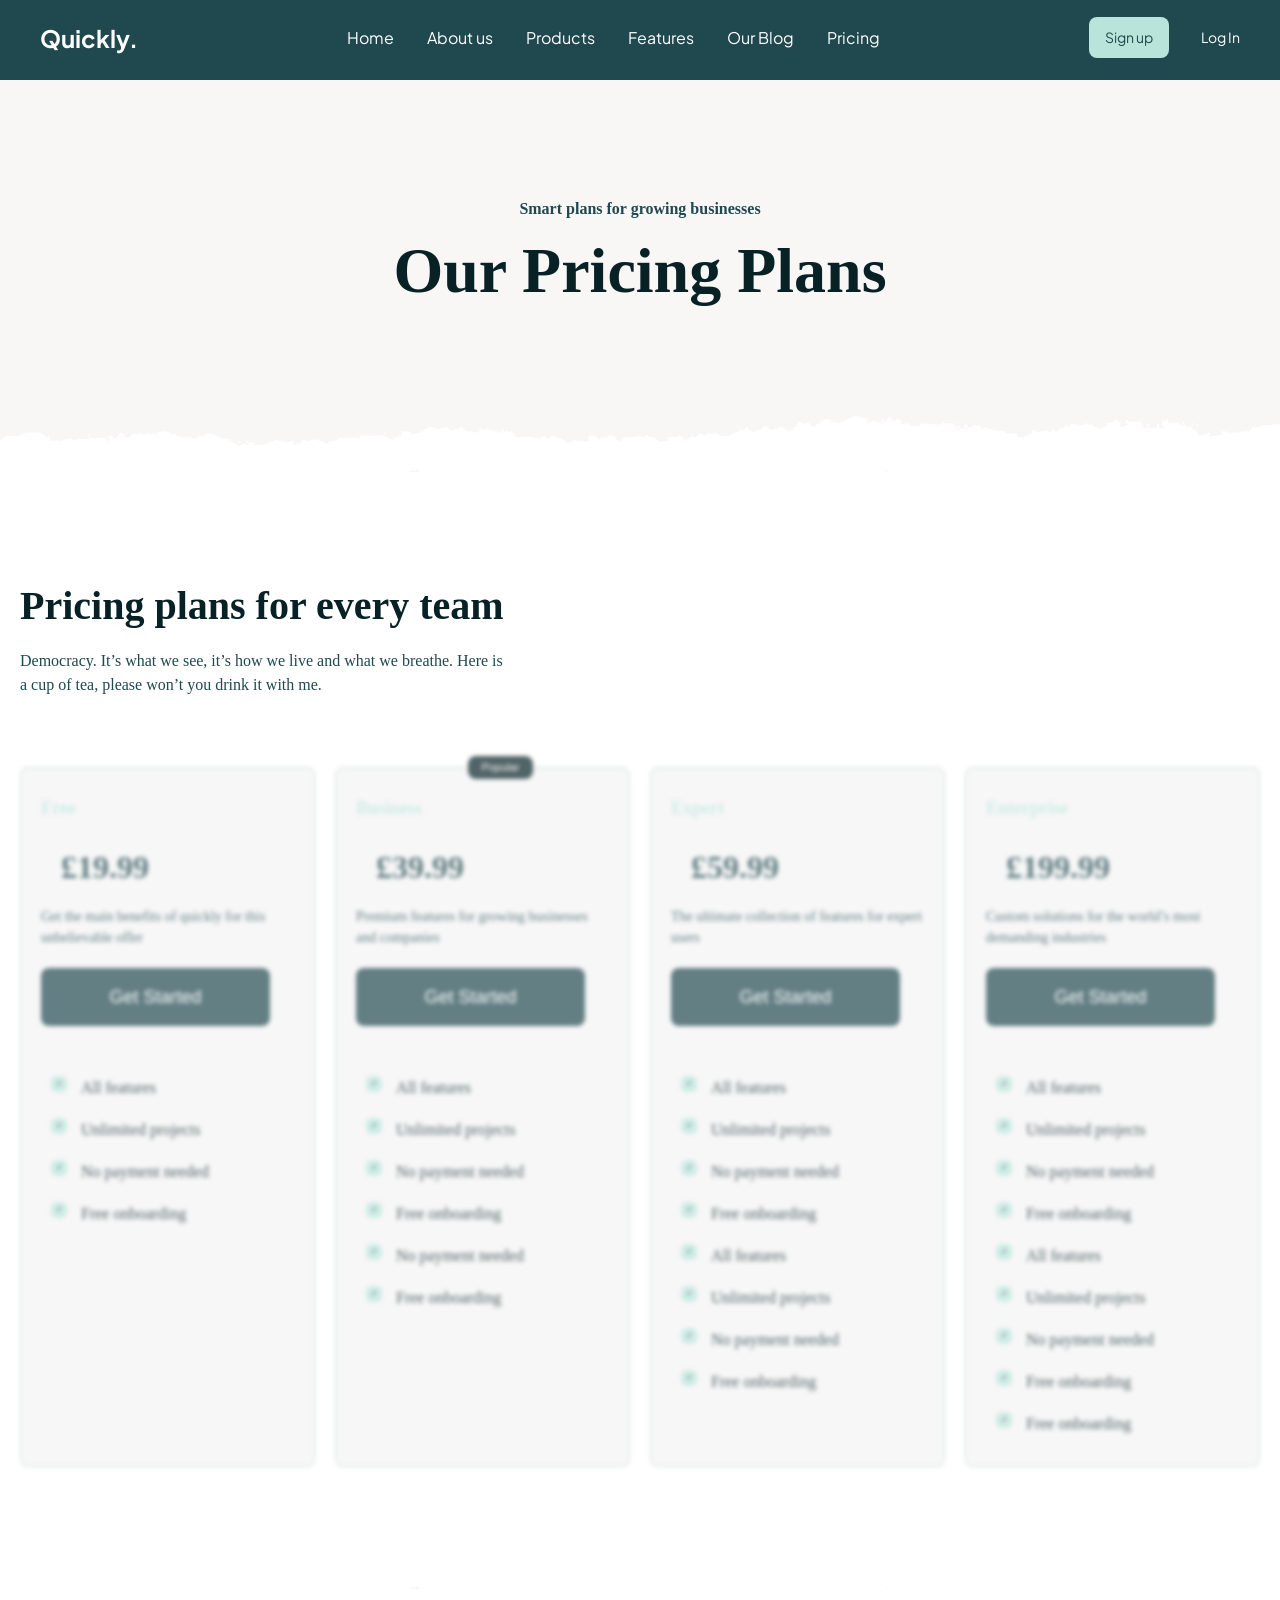
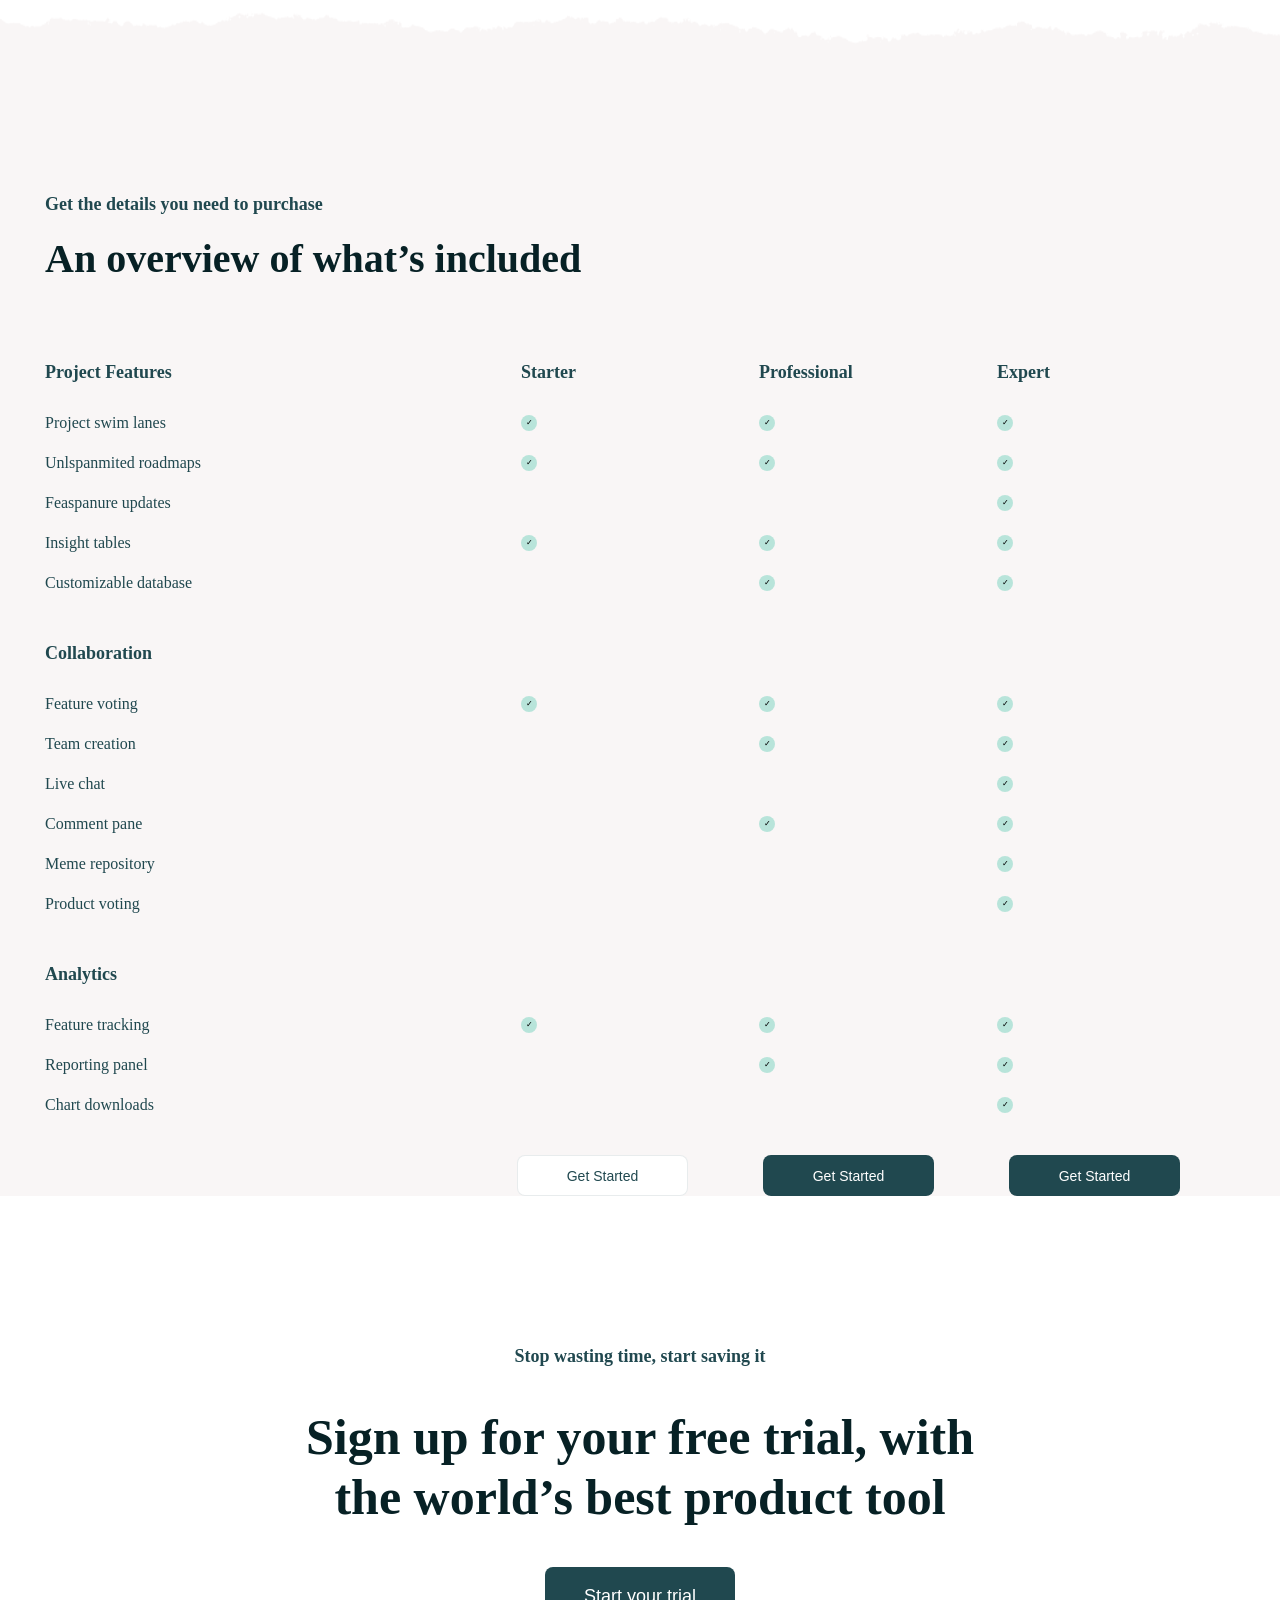
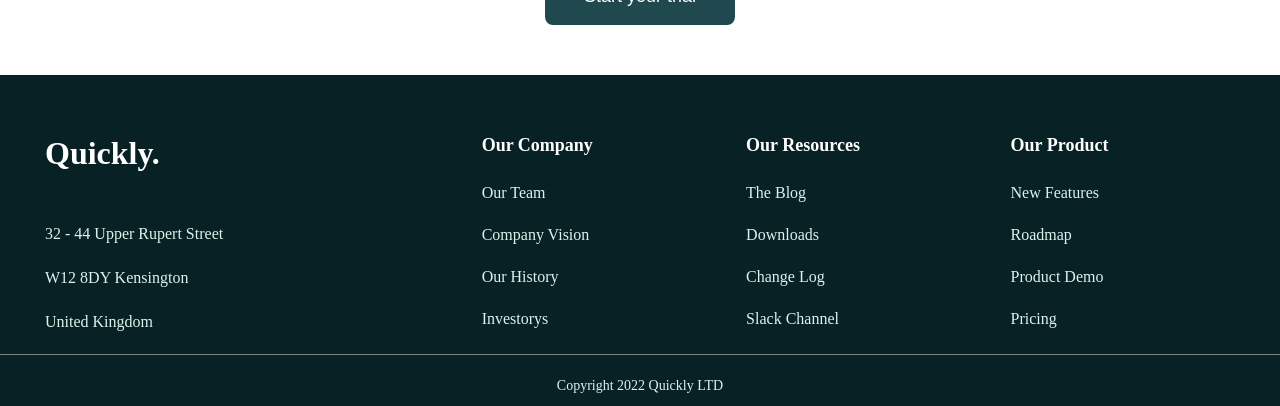
<file: pricing.html>
<!DOCTYPE html>
<html lang="en">
<head>
    <meta charset="UTF-8">
    <meta name="viewport" content="width=device-width, initial-scale=1.0">
    <title>Pricing</title>
    <link rel="icon" href="./assets/media/Quicly Logo.ico" type="image/x-icon">
    <link rel="stylesheet" href="./assets/styles/index.css">
    <link rel="stylesheet" href="./assets/styles/scc/pricing.css">
    <link rel="stylesheet" href="./assets/styles/media_pricing.css">
</head>
<body>
   <header class="header" id="header">
      <div class="header_container flex">
        <a href="#cta"  class="header_logo">Quickly.</a>
        <nav class="header_nav">
          <ul class="header_menu flex">
            <li class="header_link"><a href="./index.html" >Home</a></li>
            <li class="header_link"><a href="./about_us.html" >About us</a></li>
            <li class="header_link"><a href="#" >Products</a></li>
            <li class="header_link"><a href="./feature.html" >Features</a></li>
            <li class="header_link"><a href="#">Our Blog</a></li>
            <li class="header_link"><a href="./pricing.html" >Pricing</a></li>
          </ul>
        </nav>


        <div class="header_mobile_menu">
              <!-- БУРГЕР МЕНЮ -->
            <input type="checkbox" id="burger" hidden>
            <label class="burger_btn" for="burger">
              <span class="line"></span>
            </label>
             <nav class="burger_menu">
                <ul class="header_list">
                  <li class="header_link"><a href="./index.html" >Home</a></li>
                  <li class="header_link"><a href="./about_us.html" >About us</a></li>
                  <li class="header_link"><a href="#" >Products</a></li>
                  <li class="header_link"><a href="./feature.html" >Features</a></li>
                  <li class="header_link"><a href="#">Our Blog</a></li>
                  <li class="header_link"><a href="./pricing.html" >Pricing</a></li>
                  <li class="header_link"><button class="header_signup_btn"><a href="./sign_up.html" >Sign up</a></button></li>
                  <li class="header_link"><button class="header_login_btn"><a href="./sign_in.html" >Log In</a></button></li>
                </ul>
            </nav>
            <label for="burger" class="overlay"></label>
            <!-- overlay- затемнение -->
          </div>
        <div class="change_btn">
            <button class="header_signup_btn"><a href="./sign_up.html" >Sign up</a></button>
            <button class="header_login_btn"><a href="./sign_in.html" >Log In</a></button>
        </div>
      </div>
    </header>


     <main>
      <section class="pricing__hero">
            <p claSs="pricing__hero__desc">Smart plans for growing businesses</p>
            <h1 class="pricing__hero__title">Our Pricing Plans</h1>
            <div class="wave_divider">
            <img src="./assets/media/divider.webp" alt="wave">
            </div>
    </section>
    <section class="pricing__cards">
        <div class="card__content">
            <h2 class="pricing__cards__title">Pricing plans for every team</h2>
            <p class="pricing__cards__desc">Democracy. It’s what we see, it’s how we live and what we breathe. Here is a cup of tea, please won’t you drink it with me.</p>
            <div class="cards">      
            <div class="card">
                <div class="card__content">
                       <h4 class="card__name">Free</h4>
                <h3 class="card__price">£19.99</h3>
                <p class="card__subtitle">Get the main benefits of quickly for this unbelievable offer</p>
                <button class="card__btn">Get Started</button>
                </div>
                     <ul class="card__list">
            <li class="list__item">All features</li>
            <li class="list__item">Unlimited projects</li>
            <li class="list__item">No payment needed</li>
            <li class="list__item">Free onboarding</li>
                </ul>
             
            </div>
            <div class="card  popular">
                <div class="card__content"> 
                     <button class="card__price__btn">Popular</button>
                <h4 class="card__name">Business</h4>
                <h3 class="card__price">£39.99</h3>
                <p class="card__subtitle">Premium features for growing businesses and companies</p>
                <button class="card__btn">Get Started</button>
            </div>
                <ul class="card__list">
            <li class="list__item">All features</li>
            <li class="list__item">Unlimited projects</li>
            <li class="list__item">No payment needed</li>
            <li class="list__item">Free onboarding</li>
            <li class="list__item">No payment needed</li>
            <li class="list__item">Free onboarding</li>
                </ul>
            </div>
            

            <div class="card">
                <div class="card__content">
               <h4 class="card__name">Expert</h4>
                <h3 class="card__price">£59.99</h3>
                <p class="card__subtitle">The ultimate collection of features for expert users</p>
                <button class="card__btn">Get Started</button>
                </div>
                <ul class="card__list">
            <li class="list__item">All features</li>
            <li class="list__item">Unlimited projects</li>
            <li class="list__item">No payment needed</li>
            <li class="list__item">Free onboarding</li>
            <li class="list__item">All features</li>
            <li class="list__item">Unlimited projects</li>
            <li class="list__item">No payment needed</li>
            <li class="list__item">Free onboarding</li>
                </ul>
            </div>

            <div class="card ">
                <div class="card__content">
              <h4 class="card__name">Enterprise</h4>
                <h3 class="card__price">£199.99</h3>
                <p class="card__subtitle">Custom solutions for the world’s most demanding industries</p>
                <button class="card__btn  ">Get Started</button>
                </div>
                <ul class="card__list">
                    <li class="list__item">All features</li> 
            <li class="list__item">Unlimited projects</li>
            <li class="list__item">No payment needed</li>
            <li class="list__item">Free onboarding</li>
            <li class="list__item">All features</li>
            <li class="list__item">Unlimited projects</li>
            <li class="list__item">No payment needed</li>
            <li class="list__item">Free onboarding</li>
            <li class="list__item">Free onboarding</li>
                </ul>
            </div>
         
        </div>
        </div>
    </section>
    <section class="features">
        <div class="wave_divider">
       <img src="./assets/media/divider2.webp" alt="wave">
       </div>
        <div class="container">

          <p class="features__subtitle">Get the details you need to purchase</p>
          <h2 class="features__title">An overview of what’s included</h2>
         
          
          <div class="features__category">
              <span class="category__plan">Project Features</span>
              <span class="category__plan">Starter</span>
              <span class="category__plan">Professional</span>
              <span class= "category__plan">Expert</span>
          </div> 
            <div class="features__row">
                <span class="features__row__name">Project swim lanes</span>
                <span class="features__row__check"></span>
                <span class="features__row__check"></span>
                <span class="features__row__check"></span>
            </div>
        
            <div span class="features__row">
                <span class="features__row__name">Unlspanmited roadmaps</span>
                <span class="features__row__check"></span>
                <span class="features__row__check"></span>
                <span class="features__row__check"></span>
        </div>
        
            <div span class="features__row">
                <span class="features__row__name">Feaspanure updates</span>
                <span></span>
                <span></span>
                <span class="features__row__check"></span>
    </div>
    
            <div span class="features__row">
                <span class="features__row__name">Insight tables</span>
                <span class="features__row__check"></span>
                <span class="features__row__check"></span>
                <span class="features__row__check"></span>
            </div>
        
            <div span class="features__row">
                <span class="features__row__name">Customizable database</span>
                <span></span>
                <span class="features__row__check"></span>
                <span class="features__row__check"></span>
            </div>
            <div class="features__columns">
              <div class="features__category">
                <span class="category__plan">Collaboration</span>
            </div>

             <div span class="features__row">
                <span class="features__row__name">Feature voting</span>
                <span class="features__row__check"></span>
                <span class="features__row__check"></span>
                <span class="features__row__check"></span>
            </div>
             <div span class="features__row">
                <span class="features__row__name">Team creation</span>
                <span></span>
                <span class="features__row__check"></span>
                <span class="features__row__check"></span>
            </div>
             <div span class="features__row">
                <span class="features__row__name">Live chat</span>
                <span></span>
                <span></span>
                <span class="features__row__check"></span>
            </div>
             
             <div span class="features__row">
                <span class="features__row__name">Comment pane</span>
                <span></span>
                <span class="features__row__check"></span>
                <span class="features__row__check"></span>
            </div>
             <div span class="features__row">
                <span class="features__row__name">Meme repository</span>
                <span></span>
                <span></span>
                <span class="features__row__check"></span>
            </div>
             <div span class="features__row">
                <span class="features__row__name">Product voting</span>
                <span></span>
                <span></span>
                <span class="features__row__check"></span>
            </div>
          
            </div>
             
              <div class="features__category">
                <span class="category__plan">Analytics</span>
                </div>

                   <div span class="features__row">
                <span class="features__row__name">Feature tracking</span>
                <span class="features__row__check"></span>
                <span class="features__row__check"></span>
                <span class="features__row__check"></span>
            </div>
                   <div span class="features__row">
                <span class="features__row__name">Reporting panel</span>
                <span></span>
                <span class="features__row__check"></span>
                <span class="features__row__check"></span>
            </div>
                   <div span class="features__row">
                    
                <span class="features__row__name">Chart downloads</span>
                <span></span>
                <span></span>
                <span class="features__row__check"></span>
            </div>

            <div class="features__buttons">
                <div></div>
                <button class="btn__light">Get Started</button>
                <button class="btn__dark">Get Started</button>
                <button class="btn__dark">Get Started</button>
            </div>

        </div>
    </section>
     <section class="cta" id="cta" >
                <p class="cta__subtitle">Stop wasting time, start saving it</p>
                <h2 class="cta__title">Sign up for your free trial, with the world’s best product tool</h2>
                <button class="cta__button">Start your trial</button>
            </section>
    </main>

    <footer class="footer" id="footer">
                  <div class="container footer__container ">
                      <div class="footer__info">
                          <a href="#" class="footer__logo">
                          Quickly.
                          </a>
                          <p class="footer__address">32  - 44 Upper Rupert Street</p>
                          <p class="footer__address">W12 8DY Kensington</p>
                          <p class="footer__address">United Kingdom</p>
                      </div>
                      <div class="footer__links">
                          <div class="footer__columns">
                          <h4 class="footer__title">Our Company</h4>
                          <ul class="footer__list">
                              <li class="footer__item"><a href="#">Our Team</a></li>
                              <li class="footer__item"><a href="#">Company Vision</a></li>
                              <li class="footer__item"><a href="#">Our History</a></li>
                              <li class="footer__item"><a href="#">Investorys</a></li>
                            
                          </ul>
                          </div>
                                <div class="footer__columns right_now">
                          <h4 class="footer__title">Our Resources</h4>
                          <ul class="footer__list">
                              <li class="footer__item"><a href="#">The Blog</a></li>
                              <li class="footer__item"><a href="#">Downloads</a></li>
                              <li class="footer__item"><a href="#">Change Log</a></li>
                              <li class="footer__item"><a href="#">Slack Channel</a></li>
                            
                          </ul>
                          </div>
                          <div class="footer__columns pretty">
                          <h4 class="footer__title">Our Product</h4>
                          <ul class="footer__list">
                              <li class="footer__item"><a href="#">New Features</a></li>
                              <li class="footer__item"><a href="#">Roadmap</a></li>
                              <li class="footer__item"><a href="#">Product Demo</a></li>
                              <li class="footer__item"><a href="#">Pricing</a></li>
                            
                          </ul>
                          </div>
                    
                      
                  </div>
                  </div>
                      <div class="footer__bottom">
                          <p class="footer__copy">Copyright 2022 Quickly LTD</p>
                                    </div>
    </footer>
    

   

</body>
</html>
</file>
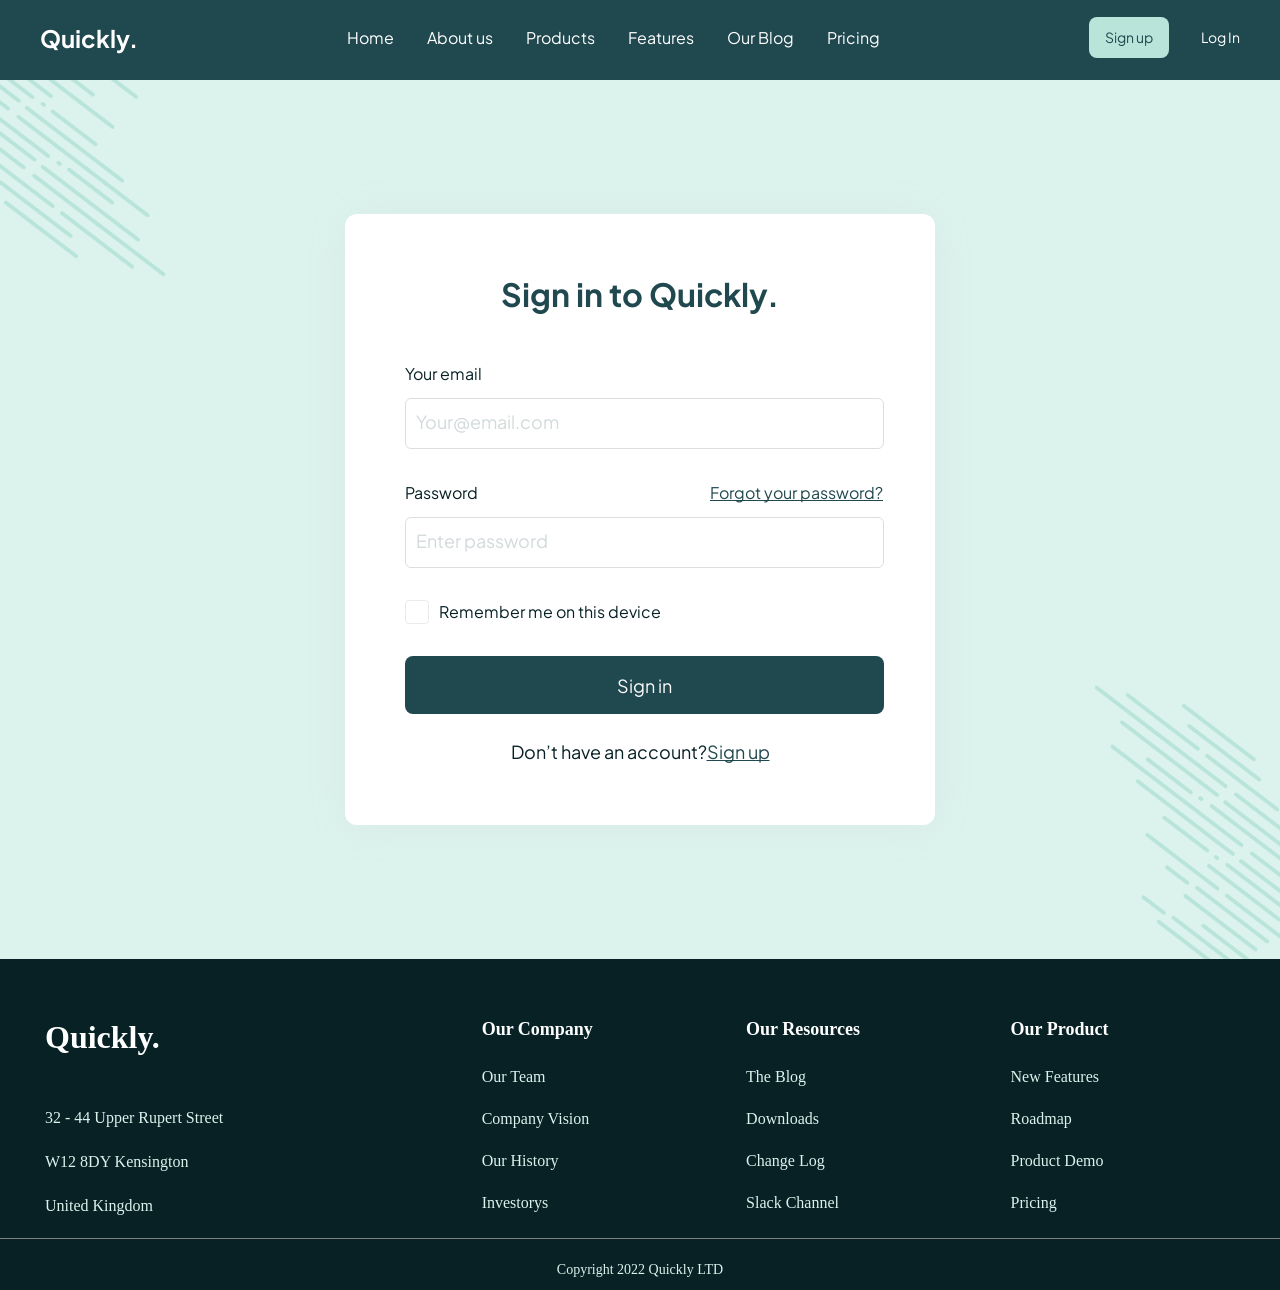
<file: sign_in.html>
<!DOCTYPE html>
<html lang="en">
<head>
    <meta charset="UTF-8">
    <meta name="viewport" content="width=device-width, initial-scale=1.0">
    <title>Sign in</title>
    <link rel="icon" href="./assets/media/Quicly Logo.ico" type="image/x-icon">
    <link rel="stylesheet" href="./assets/styles/index.css">
    <link rel="stylesheet" href="./assets/styles/scc/modals.css">
    <link rel="stylesheet" href="./assets/styles/media_sign-in.css">
</head>
<body>
   <header class="header" id="header">
      <div class="header_container flex">
        <a href="#footer"  class="header_logo">Quickly.</a>
        <nav class="header_nav">
          <ul class="header_menu flex">
            <li class="header_link"><a href="./index.html" >Home</a></li>
            <li class="header_link"><a href="./about_us.html" >About us</a></li>
            <li class="header_link"><a href="#" >Products</a></li>
            <li class="header_link"><a href="./feature.html" >Features</a></li>
            <li class="header_link"><a href="#">Our Blog</a></li>
            <li class="header_link"><a href="./pricing.html" >Pricing</a></li>
          </ul>
        </nav>


        <div class="header_mobile_menu">
              <!-- БУРГЕР МЕНЮ -->
            <input type="checkbox" id="burger" hidden>
            <label class="burger_btn" for="burger">
              <span class="line"></span>
            </label>
             <nav class="burger_menu">
                <ul class="header_list">
                    <li class="header_link"><a href="./index.html" >Home</a></li>
                  <li class="header_link"><a href="./about_us.html" >About us</a></li>
                  <li class="header_link"><a href="#" >Products</a></li>
                  <li class="header_link"><a href="./feature.html" >Features</a></li>
                  <li class="header_link"><a href="#">Our Blog</a></li>
                  <li class="header_link"><a href="./pricing.html" >Pricing</a></li>
                 <li class="header_link"><button class="header_signup_btn"><a href="./sign_up.html" >Sign up</a></button></li>
                  <li class="header_link"><button class="header_login_btn"><a href="./sign_in.html" >Log In</a></button></li>
                </ul>
            </nav>
            <label for="burger" class="overlay"></label>
            <!-- overlay- затемнение -->
          </div>
        <div class="change_btn">
            <button class="header_signup_btn"><a href="./sign_up.html" >Sign up</a></button>
            <button class="header_login_btn"><a href="./sign_in.html" >Log In</a></button>
        </div>
      </div>
    </header>


   <main> 
    <section class="sign-up flex">
        <div class="form ">
                    <h2 class="signin_title">Sign in to Quickly.</h2>
                    <form  class="autorizaton">
                        
                        <div class="autorizaton_form">
                            <div class="first_lbl">
                                <label class="text_name" for="typ">Your email</label>
                               
                                <input type="email" id="typ" class="name-l" placeholder="Your@email.com">
                            </div>
                            <div class="first_lbl">
                                
                                <label class="text_name " for="apa">Password</label>
                                 <label for="ggh"><a href="#" class="forget">Forgot your password?</a></label>
                                <input type="password" id="apa" class="name-l" placeholder="Enter password">
                            </div>
                        </div>
                        
                        <div class="signup__checkbox">
                            <label class="custom-checkbox">
                                <input type="checkbox">
                                <span class="checkmark"></span>
                                Remember me on this device
                            </label>
                        </div>
                   
                        <button class="signin_btn">Sign in</button>
                        
                    </form>
                    <p class="signin_desc">Don’t have an account?<a href="">Sign up</a></p>
                 </div>
    </section>
</main>

<footer class="footer" id="footer">
                  <div class="container footer__container ">
                      <div class="footer__info">
                          <a href="#" class="footer__logo">
                          Quickly.
                          </a>
                          <p class="footer__address">32  - 44 Upper Rupert Street</p>
                          <p class="footer__address">W12 8DY Kensington</p>
                          <p class="footer__address">United Kingdom</p>
                      </div>
                      <div class="footer__links">
                          <div class="footer__columns">
                          <h4 class="footer__title">Our Company</h4>
                          <ul class="footer__list">
                              <li class="footer__item"><a href="#">Our Team</a></li>
                              <li class="footer__item"><a href="#">Company Vision</a></li>
                              <li class="footer__item"><a href="#">Our History</a></li>
                              <li class="footer__item"><a href="#">Investorys</a></li>
                            
                          </ul>
                          </div>
                                <div class="footer__columns right_now">
                          <h4 class="footer__title">Our Resources</h4>
                          <ul class="footer__list">
                              <li class="footer__item"><a href="#">The Blog</a></li>
                              <li class="footer__item"><a href="#">Downloads</a></li>
                              <li class="footer__item"><a href="#">Change Log</a></li>
                              <li class="footer__item"><a href="#">Slack Channel</a></li>
                            
                          </ul>
                          </div>
                          <div class="footer__columns pretty">
                          <h4 class="footer__title">Our Product</h4>
                          <ul class="footer__list">
                              <li class="footer__item"><a href="#">New Features</a></li>
                              <li class="footer__item"><a href="#">Roadmap</a></li>
                              <li class="footer__item"><a href="#">Product Demo</a></li>
                              <li class="footer__item"><a href="#">Pricing</a></li>
                            
                          </ul>
                          </div>
                    
                      
                  </div>
                  </div>
                      <div class="footer__bottom">
                          <p class="footer__copy">Copyright 2022 Quickly LTD</p>
                                    </div>
    </footer>
</body>
</html>
</file>
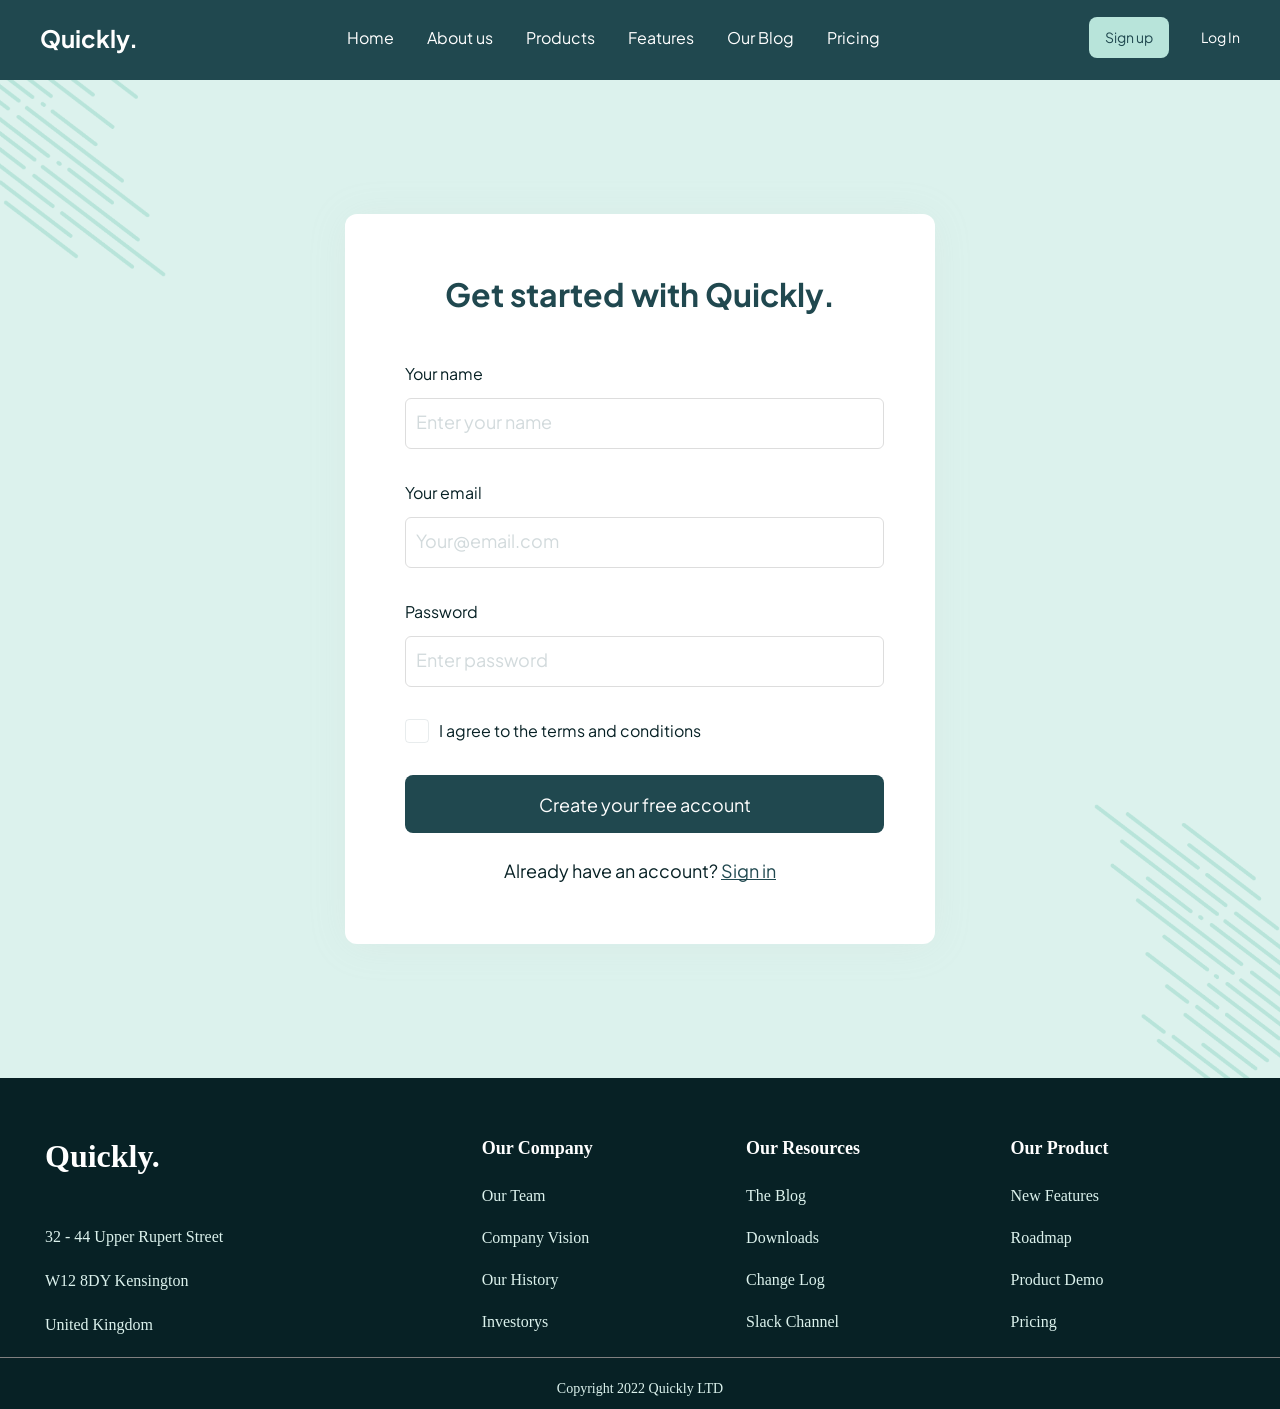
<file: sign_up.html>
<!DOCTYPE html>
<html lang="en">
<head>
    <meta charset="UTF-8">
    <meta name="viewport" content="width=device-width, initial-scale=1.0">
    <title>Sign up</title>
    <link rel="icon" href="./assets/media/Quicly Logo.ico" type="image/x-icon">
    <link rel="stylesheet" href="./assets/styles/index.css">
    <link rel="stylesheet" href="./assets/styles/scc/modals.css">
    <link rel="stylesheet" href="./assets/styles/media_sign-up.css">
</head>
<body>
<header class="header" id="header">
      <div class="header_container flex">
        <a href="#footer"  class="header_logo">Quickly.</a>
        <nav class="header_nav">
          <ul class="header_menu flex">
            <li class="header_link"><a href="./index.html" >Home</a></li>
            <li class="header_link"><a href="./about_us.html" >About us</a></li>
            <li class="header_link"><a href="#" >Products</a></li>
            <li class="header_link"><a href="./feature.html" >Features</a></li>
            <li class="header_link"><a href="#">Our Blog</a></li>
            <li class="header_link"><a href="./pricing.html" >Pricing</a></li>
          </ul>
        </nav>


        <div class="header_mobile_menu">
              <!-- БУРГЕР МЕНЮ -->
            <input type="checkbox" id="burger" hidden>
            <label class="burger_btn" for="burger">
              <span class="line"></span>
            </label>
             <nav class="burger_menu">
                <ul class="header_list">
                    <li class="header_link"><a href="./index.html" >Home</a></li>
                  <li class="header_link"><a href="./about_us.html" >About us</a></li>
                  <li class="header_link"><a href="#" >Products</a></li>
                  <li class="header_link"><a href="./feature.html" >Features</a></li>
                  <li class="header_link"><a href="#">Our Blog</a></li>
                  <li class="header_link"><a href="./pricing.html" >Pricing</a></li>
                  <li class="header_link"><button class="header_signup_btn"><a href="./sign_up.html" >Sign up</a></button></li>
                  <li class="header_link"><button class="header_login_btn"><a href="./sign_in.html" >Log In</a></button></li>
                </ul>
            </nav>
            <label for="burger" class="overlay"></label>
            <!-- overlay- затемнение -->
          </div>
        <div class="change_btn">
            <button class="header_signup_btn"><a href="./sign_up.html" >Sign up</a></button>
            <button class="header_login_btn"><a href="./sign_in.html" >Log In</a></button>
        </div>
      </div>
</header>

<main> 
    <section class="sign-up flex">
        <div class="form ">
                    <h2 class="signin_title">Get started with Quickly.</h2>
                    <form  class="autorizaton">
                        
                        <div class="autorizaton_form">
                            <div class="first_lbl">
                                <label class="text_name" for="nae">Your name</label>
                                <input type="text" id="nae" class="name-l" placeholder="Enter your name">

                            </div>
                            
                            <div class="first_lbl">
                                <label class="text_name" for="typ">Your email</label>
                                <input type="email" id="typ" class="name-l" placeholder="Your@email.com">
                            </div>

                            <div class="first_lbl">
                                <label class="text_name" for="apa">Password</label>
                                <input type="password" id="apa" class="name-l" placeholder="Enter password">
                            </div>
                        </div>
                        
                        <div class="signup__checkbox">
                            <label class="custom-checkbox">
                                <input type="checkbox">
                                <span class="checkmark"></span>
                                I agree to the terms and conditions
                            </label>
                        </div>
                   
                        <button class="signin_btn">Create your free account</button>
                        
                    </form>
                    <p class="signin_desc">Already have an account? <a href="">Sign in</a></p>
                 </div>
    </section>
</main>

<footer class="footer" id="footer">
                  <div class="container footer__container ">
                      <div class="footer__info">
                          <a href="#" class="footer__logo">
                          Quickly.
                          </a>
                          <p class="footer__address">32  - 44 Upper Rupert Street</p>
                          <p class="footer__address">W12 8DY Kensington</p>
                          <p class="footer__address">United Kingdom</p>
                      </div>
                      <div class="footer__links">
                          <div class="footer__columns">
                          <h4 class="footer__title">Our Company</h4>
                          <ul class="footer__list">
                              <li class="footer__item"><a href="#">Our Team</a></li>
                              <li class="footer__item"><a href="#">Company Vision</a></li>
                              <li class="footer__item"><a href="#">Our History</a></li>
                              <li class="footer__item"><a href="#">Investorys</a></li>
                            
                          </ul>
                          </div>
                                <div class="footer__columns right_now">
                          <h4 class="footer__title">Our Resources</h4>
                          <ul class="footer__list">
                              <li class="footer__item"><a href="#">The Blog</a></li>
                              <li class="footer__item"><a href="#">Downloads</a></li>
                              <li class="footer__item"><a href="#">Change Log</a></li>
                              <li class="footer__item"><a href="#">Slack Channel</a></li>
                            
                          </ul>
                          </div>
                          <div class="footer__columns pretty">
                          <h4 class="footer__title">Our Product</h4>
                          <ul class="footer__list">
                              <li class="footer__item"><a href="#">New Features</a></li>
                              <li class="footer__item"><a href="#">Roadmap</a></li>
                              <li class="footer__item"><a href="#">Product Demo</a></li>
                              <li class="footer__item"><a href="#">Pricing</a></li>
                            
                          </ul>
                          </div>
                    
                      
                  </div>
                  </div>
                      <div class="footer__bottom">
                          <p class="footer__copy">Copyright 2022 Quickly LTD</p>
                                    </div>
    </footer>


</body>
</html>
</file>
<file: assets/styles/index.css>
@import url("./reset.css");
@import url("./font.css");
@import url("./var.css");
@import url("./scc/main.css");
@import url("./media_main.css");
/* @import url(./media_feature.css) */
</file>
<file: assets/styles/scc/home.css>
/* HERO */
.hero {
    background: var(--pale-grey);
    justify-content: center;
}
.hero_content{
    padding-top: 217px;
    margin-right: 110px;
}

.hero_content {
    opacity: 0;
    transform: translateY(30px);
    animation: fadeUp 0.6s forwards;
}

@keyframes fadeUp {
  to {
    opacity: 1;
    transform: translateY(0);
  }
}

.hero_new-way {
    margin-bottom: 24px;
    font-family: var(--primary-font);
    font-weight: 700;
    font-size: 18px;
    color: var(--dark-green);
}

.hero_title {
    max-width: 720px;
    margin-bottom: 32px;
    animation: smooth-blink 1.5s infinite;
}

@keyframes smooth-blink {
    0% { opacity: 1; }   /* Полностью виден в начале */
    50% { opacity: 0; }  /* Полностью исчезает в середине */
    100% { opacity: 1; } /* Снова виден в конце */
  }

.span_line {
    position: relative;
    
}

.hero_title .span_line {
    position: relative;
    z-index: 1;
}

.span_line::before{
    content: "";
    position: absolute;
    bottom: -50px;
    left: -170px;
    width: 412px;
    height: 233px   ;
    background: url("../../media/span_line.webp") no-repeat;
    background-size: 100% 100%;
    z-index: -1;
}

.hero_desc {
    margin-bottom: 48px;
    max-width: 500px;
    font-family: var(--primary-font);
    font-weight: 400;
    font-size: 24px;
    line-height: 150%;
    color: var(--dark);
    
}
.hero_desc {
  font-family: var(--primary-font);
  min-height: 1.5em; /* Резервируем место, чтобы текст не прыгал */
}

.cursor {
  display: inline-block;
  width: 2px;
  background-color: currentColor;
  margin-left: 2px;
  animation: blink 0.7s infinite;
}

@keyframes blink {
  0%, 100% { opacity: 1; }
  50% { opacity: 0; }
}

.hero_buttons {
    padding-bottom: 302px;
}
.hero_signup_btn {
    margin-right: 20px;
    font-family: var(--primary-font);
    font-weight: 400;
    font-size: 18px;
    line-height: 150%;
    color: var(--white);
    border-radius: 8px;
    padding: 16px 36px 15px;
    width: 136px;
    height: 58px;
    background: var(--dark-green);
    cursor: pointer;
    transition: all 0.25s ease;
}

.hero_learnmore_btn {
    font-family: var(--primary-font);
    font-weight: 400;
    font-size: 18px;
    line-height: 150%;
    color: var(--dark);
    border: 1px solid var(--border);
    border-radius: 8px;
    padding: 16px 36px 15px;
    cursor: pointer;
    transition: all 0.25s ease;
    background: var(--white);
}


/* Первая кнопка (Signup) */
.hero_signup_btn {
    background: #1f4d4f;
    color: #fff;
    border: none;
}

/* Hover */
.hero_signup_btn:hover {
    transform: translateY(-3px);
    box-shadow: 0 8px 20px rgba(31, 77, 79, 0.3);
    background: #256366;
}

/* Active (нажатие) */
.hero_signup_btn:active {
    background-color: orange;
    transform:  scale(0.97);
    box-shadow: 0 3px 10px rgba(0,0,0,0.2);
}


/* Вторая кнопка (Learn more) */
.hero_learnmore_btn {
    background: transparent;
    color: #2c2c2c;
    border: 1px solid #ddd;
}

/* Hover */
.hero_learnmore_btn:hover {
    background: #f5f5f5;
    border-color: #bbb;
    transform: translateY(-3px);
}

/* Active */
.hero_learnmore_btn:active {
    transform: scale(0.96);
    background: #eaeaea;
}

.hero_assignment {
    padding-top: 40px;
}


.hero_assignment__image {
    position: relative;
    padding-top: 125px;
    margin-left: 180px;
    
}                                                               

.hero_assignment__image img{
    position: relative;
    z-index: 1;
}
.hero_assignment__image::before{
    content: "";
    position: absolute;
    top: 59px;
    right: -70px;
    width: calc(100% + 150px);
    height: calc(100% + 20px);
    background: url("../../media/pircing_background.webp") no-repeat;
    background-size: 100% 100%;
    z-index: 0;
    
    
}

.hero_assignment_notification_top {
    position: absolute;
    top: 157px;
    right: -122px;
    display: flex;
    align-items: center;
    border-radius: 12px;
    width: 389px;
    height: 107px;
    box-shadow: 0 4px 40px 0 rgba(138, 138, 138, 0.04);
    background: var(--white);   
    z-index: 2;
    transition: all 0.3s ease;

    
}

.hero_assignment_notification_top:hover {
    transform: translateY(-10px);
    box-shadow: 0 10px 25px rgba(0,0,0,0.15);
}

.hero_assignment_card {
    width: 389px;
    height: 107px;
    box-shadow: 0 2px 20px 0 rgba(189, 189, 189, 0.11);

}

.hero_assignment_title {
    padding-top: 20px;
    margin-bottom: 8px;
    font-family: var(--primary-font);
    font-weight: 700;
    font-size: 24px;
    color: var(--dark);
}
.hero_assignment_desc  {
    font-family: var(--primary-font);
    font-weight: 400;
    font-size: 16px;
    line-height: 150%;
    color: var(--dark-green);
}

.avatar {
    padding-left: 22px;
    margin-right: 40px;
    width: 73px;
    height: 73px;
    
}

.avatar-ring {
  animation: neon-glow 2s infinite alternate;
}

@keyframes neon-glow {
  from { box-shadow: 0 0 2px #fff, 0 0 4px #00FFFF, 0 0 6px #00FFFF; }
  to { box-shadow: 0 0 1px #fff, 0 0 2px #00FFFF, 0 0 3px #00FFFF; }
}

.main-container {
  animation: game 3s ease-in-out infinite;
  transform-style: preserve-3d; /* Для 3D-эффекта */
}

@keyframes game {
  0% { transform: translateY(0px) rotateY(0deg); }
  25% { transform: translateY(-5px) rotateY(1deg); }
  50% { transform: translateY(0px) rotateY(0deg); }
  75% { transform: translateY(5px) rotateY(-1deg); }
  100% { transform: translateY(0px) rotateY(0deg); }
}

.background-element {
  animation: breathe 15s infinite;
}

@keyframes breathe {
  0%, 100% { transform: scale(1); }
  50% { transform: scale(1.02); }
}



.hero_assignment_notification_bottom {
    position: absolute;
    bottom: -75px;
    right: 80px;
    display: flex;
    width: 432px;
    height: 193px;
    box-shadow: 0 2px 40px 0 rgba(189, 189, 189, 0.11);
    background: var(--white);
    z-index: 2;
    transition: all 0.3s ease;
}

.hero_assignment_notification_bottom:hover {
    transform: translateY(-10px);
    box-shadow: 0 10px 25px rgba(0,0,0,0.15); 
}
.notification_bottom_check {
    margin-top: 28px;
    margin-left: 31px;
    margin-right: 19px;
    display: flex;
    align-items: center;
    justify-content: center;
    width: 64px;
    height: 64px;
    border-radius: 100%;
    background: var(--primary-light);
    
}

.notification_title {
    margin-bottom: 16px;
    padding-top: 28px;
    font-family: var(--primary-font);
    font-weight: 700;
    font-size: 24px;
    color: var(--dark-green);
}

.notification_line {
    margin-bottom: 12px;
    border-radius: 12px;
    width: 273px;
    height: 11px;
    background: var(--border);
}

.notification_line_small {
    margin-bottom: 24px;
    border-radius: 12px;
    width: 182px;
    height: 11px;
    background: var(--border);
}

.notification_button {
    border-radius: 8px;
    width: 110px;
    height: 37px;
    background: var(--light-green);
}

/* HERO */

/* PARTNERS */
.partners{
    background: var(--pale-grey);
}
.partners_title {
    padding-top: 41px;
    margin-bottom: 41px;
    font-family: var(--primary-font);
    font-weight: 400;
    font-size: 24px;
    line-height: 150%;
    color: var(--dark-green);
    text-align: center;
    animation: smooth-blink 1.5s infinite;
}

.link{
    font-weight: 700;
}

.partners_logos {
    padding-bottom: 66px;
    align-items: center;
    justify-content: center;
    column-gap: 89px;
}

.partners_logos {
    
    display: flex;
    flex-wrap: wrap;       /* Разрешаем перенос на новую строку на телефонах */
    justify-content: center;
    align-items: center;
    column-gap: 89px;      /* Твой основной отступ */
    row-gap: 40px;         /* Отступ между рядами, когда они переносятся */
    padding: 0 20px 66px;  /* Боковые отступы, чтобы не липло к краям экрана */
    max-width: 1200px;     /* Ограничиваем ширину, чтобы не разъезжались слишком сильно */
    margin: 0 auto;        /* Центрируем весь блок по центру страницы */
}

.logon {
     transition: all 0.5s ease;
    display: flex;
    align-items: center;
}

.sony {
    animation: sony-bounce 3s infinite 0s;
}

.lv {
   animation: lv-elegant-lift 3s infinite 0.7s;
}
.slack { 
    width: 128px;
    animation: slack-spin 3s infinite 1.4s; 
    display: inline-flex;       /* Позволяет центрировать содержимое */
    align-items: center;
    justify-content: center;
    transform-origin: center;   /* Глобальный центр для CSS */
    transform-box: fill-box;    /* КРИТИЧНО: говорит SVG крутиться вокруг СВОЕГО центра */
}
.fb { 
    animation: fb-notif 3s infinite 2.1s;
}

/* Ключевые кадры (Keyframes) */

@keyframes sony-bounce {
    0%, 100% { transform: scale(1); opacity: 0.7; }
    50% { transform: scale(1.1); opacity: 1; }
}

@keyframes lv-elegant-lift {
    0%, 100% { 
        transform: translateY(0) scale(1); 
        opacity: 0.7; 
    }
    50% { 
        transform: translateY(-8px) scale(1.02); /* Плавный подъем вверх */
        opacity: 1; 
    }
}
@keyframes slack-spin {
    0% { 
        transform: rotate(0deg); 
        opacity: 0.7; 
    }
    50% { 
        transform: rotate(360deg); 
        opacity: 1; 
    }
    100% { 
        transform: rotate(360deg); /* Оставляем его в конечном положении до конца цикла */
        opacity: 0.7; 
    }
}

@keyframes fb-notif {
    0%, 100% { transform: translateX(0); opacity: 0.7; }
    40%, 60% { transform: translateX(-4px); opacity: 1; }
    50% { transform: translateX(4px); }
}

/* PARTNERS */

 /* ADVANTAGES */

.advantages{
    background: var(--pale-grey);
}

.advantages_content {
    margin-right: 188px;
}
.advantages_title {
    padding-top: 120px;
    max-width: 620px;
    font-family: var(--primary-font);
    font-weight: 700;
    font-size: 32px;
    color: var(--dark);
    animation: smooth-blink 1.5s infinite;
}

.advantages_desc {
    margin: 20px 0 36px;
    max-width: 580px;
    font-family: var(--primary-font);
    font-weight: 400;
    font-size: 18px;
    line-height: 150%;
    color: var(--dark);
}
.advantages_card {
    padding-bottom: 135px;
    max-width: 50%;
    grid-template-columns: 1fr 1fr;
    column-gap: 45px;
    row-gap: 37px;

}

.advantages_blok {
    width: 220px;
    height: 147px;
}
.advantages_blok:hover {
    transform: scale(1.05);
}


.icon-box {
    display: flex;
    align-items: center;
    justify-content: center;
    width: 44px;
    height: 44px;
    border-radius: 12px;
    background: var(--primary-light);
    
}
.advantages_blok_subtitle {
    margin: 20px 0 12px;
    font-family: var(--primary-font);
    font-weight: 700;
    font-size: 18px;
    color: var(--dark);
}
.advantages_blok_subdesc {
    font-family: var(--primary-font);
    font-weight: 400;
    font-size: 16px;
    line-height: 150%;
    color: var(--dark);
}


.advantages_post {
    padding-top: 120px;
    margin-bottom: 110px;
}


.advantages_post__image {
    position: relative;
    
}





.advantages_post_notification {
    display: flex;
    width: 264px;
    height: 95px;
    box-shadow: 0 2px 24px 0 rgba(138, 138, 138, 0.04);
    background: var(--white);
}


.top_green {
    position: absolute;
    top: 62px;
    right: -57px;
    background: var(--dark-green);
    transition: all 0.3s ease;
}

.top_green:hover {
    transform: translateY(-10px);
    box-shadow: 0 10px 25px rgba(0,0,0,0.15);
}

.bottom_white {
    position: absolute;
    bottom: 72px;
    left: 26px;
    transition: all 0.3s ease;
}

.bottom_white:hover{
    transform: translateY(-10px);
    box-shadow: 0 10px 25px rgba(0,0,0,0.15);
}


.advant_notification_bottom_check {
    margin-top: 18px;
    margin-left: 19px;
    margin-right: 12px;
    display: flex;
    align-items: center;
    justify-content: center;
    width: 39px;
    height: 39px;
    border-radius: 100%;
    background: var(--primary-light);
}


.advant_notification_title {
    margin-bottom: 10px;
    padding-top: 18px;
    font-family: var(--primary-font);
    font-weight: 700;
    font-size: 14px;
    color: var(--dark-green);
}

.top_white {
    color: var(--white);
}

.advant_notification_line {
    margin-bottom: 7.5px;
    border-radius: 7px;
    width: 166px;
    height: 6px;
    background: var(--border);
}


.advant_notification_line_small {
    margin-bottom: 28.5px;
    border-radius: 7px;
    width: 111px;
    height: 6px;
    background: var(--border);
}

.top_light_green {
    background: var(--primary-light);
}

.wave_divider img{
    width: 100%;
    height: 107px;
    display: block;
}

/* ADVANTAGES */


/* PROJECT */

.project__title {
    padding-top: 100px;
    margin-bottom: 74px;
    text-align: center;
    font-family: var(--primary-font);
    font-weight: 700;
    font-size: 32px;
    color: var(--dark);
    animation: smooth-blink 1.5s infinite;
}

.all_project {
    display: grid;
    grid-template-columns: repeat(3, 1fr);
    gap: 55px;
    position: relative;
    
}

.dotted_line {
    position: absolute;
    top: 150px;
    left: 200px;
}

.project_collumn {
    display: flex;
    flex-direction: column;
    align-items: center;
    justify-content: end;
    max-width: 365px;
    height: 500px;
    z-index: -1;
}

.card_collumn {
    position: relative;
}

.project-card {
    position: absolute;
    top: 100px;
    left: 70px;
    z-index: 1;

}

.update_collumn {
    position: relative;
}


.title_text {
    margin-bottom: 100px;
    max-width: 365px;
    height: 92px;
}


.master_collumn {
    position: relative;
}


.project-card__title {
    margin-bottom: 13px;
    font-family: var(--primary-font);
    font-weight: 700;
    font-size: 24px;
    text-align: center;
    color: var(--dark);
}

.project-card__text {
    font-family: var(--font-family);
    font-weight: 400;
    font-size: 16px;
    line-height: 150%;
    text-align: center;
    color: var(--dark);
}

.project_overview_first {
    position: absolute;
    top: 0;
    left: 0;
    padding-top: 17px;
    padding-left: 24px;
    border-radius: 9px;
    min-width: 222px;
    /* height: 302px; */
    box-shadow: 0 3px 31px 0 rgba(138, 138, 138, 0.04);
    background: var(--white);
    z-index: 3;
    border: 2px solid transparent;
    
}

.project_overview_first:hover {
    border-color: #4facfe;
}
.project_overview_title {
    font-family: var(--primary-font);
    font-weight: 700;
    font-size: 18px;
    color: var(--dark-green);
}

.project_overview_desc {
    margin: 25px 0 16px;
    font-family: var(--primary-font);
    font-weight: 700;
    font-size: 14px;
    color: var(--dark-green);
}
.overview_line {
    border-radius: 9px;
    height: 8px;
    background: var(--border);
}

.short {
    margin-bottom: 16px;
    max-width: 121px;
}

.long {
    max-width: 141px;
    margin-bottom: 29px;
}

.liner_lists{
    flex-direction: column;
    justify-content: center;
    row-gap: 16px;
}

.check-list {
    align-items: center;
}

.berpy {
    margin-right: 11px;
}

.step {
    min-width: 62px;
}

.step_long {
    max-width: 103px;
}
.overview_btn {
    margin-bottom: 23px;
    margin-top: 17px;
    border-radius: 6px;
    min-width: 178px;
    height: 28px;
    background: var(--light-green);
}


.project_update {
    position: absolute;
    top: 185px;
    left: -10px;
    padding-top: 24px;
    border-radius: 10px;
    min-width: 370px;
    /* height: 130px;    */
    box-shadow: 0 2px 42px 0 rgba(189, 189, 189, 0.11);
    background:var(--white);
    z-index: 1;
    border: 2px solid transparent;
    transition: 0.3s;
}
.project_update:hover {
    border-color: #4facfe;
}
.checked-list {
    margin-left: 26px;
    display: flex;
    align-items: center;
    justify-content: center;
    max-width: 29px;
    height: 29px;
    border-radius: 100%;
    background: var(--primary-light);
}

.project_overview_title_second {
    margin-bottom: 13px;
    font-size: 20px;
}
.update_long {
    margin-bottom: 11px;
    min-width: 230px;    
    height: 9px;
}

.update_short {
    margin-bottom: 39px;
    max-width: 153px;
    height: 9px;
}

.overview_update {
    margin-left: 16px;
}

.project-master {
    position: absolute;
    top: 111px;
    left: 76px;
    border-radius: 13px;
    min-width: 212px;
    /* height: 277px; */
    box-shadow: 0 2px 41px 0 rgba(189, 189, 189, 0.11);
    background: var(--white);
    z-index: 1;
    border: 2px solid transparent;
    transition: 0.3s;
}
.project-master:hover {
    border-color: #4facfe;
}

.master_view {
    padding-top: 31px;
    margin-bottom: 37px;
    margin-right: auto;
    margin-left: auto;
    max-width: 78px;
    height: 78px;
}

.project_master_name {
    margin-bottom: 8px;
    padding-left: 41px;
    font-family: var(--primary-font);
    font-weight: 700;
    font-size: 19px;
    color: var(--dark-green);
}
.project_master_desc {
    margin-bottom: 31px;
    text-align: center;
    font-family: var(--primary-font);
    font-weight: 400;
    font-size: 15px;
    line-height: 150%;
    color: var(--dark);
}

.master {
    display: flex;
    flex-direction: column;
    align-items: center;
}

.master_long {
    margin-bottom: 12px;
    border-radius: 13px;
    min-width: 137px;
    height: 11px;
    background: var(--border);
}

.master_short {
    margin-bottom: 30px;
    border-radius: 13px;
    min-width: 85px;
    height: 11px;
    background: var(--border);
}


/* === КРУГИ (фон) === */
.project_collumn {
  animation: pulse 4s ease-in-out infinite;
}

@keyframes pulse {
  0% { transform: scale(1); }
  50% { transform: scale(1.05); }
  100% { transform: scale(1); }
}

/* === КАРТОЧКИ === */
.card_collumn, 
.update_collumn, 
.master_collumn {
  transition: 0.3s;
  animation: float 5s ease-in-out infinite;
}

/* разная задержка */
.card_collumn, 
.update_collumn, 
.master_collumn:nth-child(2) {
  animation-delay: 1s;
}
.card_collumn, 
.update_collumn, 
.master_collumn:nth-child(3) {
  animation-delay: 2s;
}

@keyframes float {
  0% { transform: translateY(0px); }
  50% { transform: translateY(-10px); }
  100% { transform: translateY(0px); }
}

/* === HOVER ЭФФЕКТ === */
.card_collumn:hover {
    transform: translateY(-15px) scale(1.03);
     box-shadow: 0 20px 40px rgba(0,0,0,0.15); 
}
.update_collumn:hover {
    transform: translateY(-15px) scale(1.03);
     box-shadow: 0 20px 40px rgba(0,0,0,0.15); 
}


.master_collumn:hover {
  transform: translateY(-15px) scale(1.03);
  box-shadow: 0 20px 40px rgba(0,0,0,0.15);
}

/* === ПУНКТИРНАЯ ЛИНИЯ === */
.dotted_line{
  stroke-dasharray: 5;
  animation: dash 3s linear infinite;
  z-index: -9999;
}

@keyframes dash {
  to {
    stroke-dashoffset: -20;
  }
}


/* PROJECT */


/* HIGHLY */

.highly_title {
    padding-top: 77px;
    margin-bottom: 12px;
    font-family: var(--primary-font);
    font-weight: 700;
    font-size: 32px;
    color: var(--dark);
    animation: smooth-blink 1.5s infinite;
}

.highly_desc {
    margin-bottom: 60px;
    font-family: var(--primary-font);
    font-weight: 400;
    font-size: 16px;
    line-height: 150%;
    color: var(--dark);
}
.highly_cards {
    padding-bottom: 125px;
    grid-template-columns: 1fr 1fr 1fr 1fr;
    gap: 40px;
}


.highly_card {
    max-width: 280px;
    
}

.highly_card {
  /* width: 200px; */
  /* height: 120px; */
  background: #ffffff;
  border-radius: 12px;
  box-shadow: 0 5px 15px rgba(0,0,0,0.1);

  /* Плавность */
  transition: 0.3s;

  /* Постоянная анимация */
  animation: float 3s ease-in-out infinite;
}

/* Разная задержка — выглядит живее */
.highly_card:nth-child(2) {
  animation-delay: 0.5s;
}

.highly_card:nth-child(3) {
  animation-delay: 1s;
}

/* Hover эффект */
.highly_card:hover {
  transform: translateY(-10px) scale(1.03);
  box-shadow: 0 15px 30px rgba(0,0,0,0.2);
}

/* Ключевая анимация */
@keyframes float {
  0% {
    transform: translateY(0px);
  }
  50% {
    transform: translateY(-8px);
  }
  100% {
    transform: translateY(0px);
  }
}



.hour {
    display: flex;
    align-items: center;
    justify-content: center;
    border-radius: 12px;
    background: var(--primary-light);
    width: 56px;
    height: 56px;
}

.highly_card_subtitle {
    margin: 33px 0 12px;
    font-family: var(--primary-font);
    font-weight: 700;
    font-size: 18px;
    color: var(--dark);
}

.highly_card_texts {
    /* max-width: 320px; */
    font-family: var(--primary-font);
    font-weight: 400;
    font-size: 16px;
    line-height: 150%;
    color: var(--dark);
}


/* HIGHLY */

/* CUSTOMER */


.customer {
    position: relative;
    background: var(--pale-grey);
    padding-bottom: 100px;
    z-index: 1;
    overflow: hidden; /* Чтобы декор не создавал скролл */
}


.customer_container {
    position: relative;
    max-width: 1200px;
    margin: 0 auto;
    padding: 0 20px;
}
.customer_title {
    margin-top: 71px;
    font-family: var(--primary-font);
    font-weight: 700;
    font-size: 32px;
    color: var(--dark);
    animation: smooth-blink 1.5s infinite;
}
.customer_desc {
    margin: 16px 0 48px;
    font-family: var(--primary-font);
    font-weight: 400;
    font-size: 16px;
    line-height: 150%;
    color: var(--dark);
}



.customer_btn {
    position: absolute;
    top: 22px;
    right: 42px;
    width: 190px;
    height: 58px;
    font-family: var(--primary-font);
    font-weight: 400;
    font-size: 18px;
    line-height: 150%;
    background: var(--dark-green);
    color: var(--white);
    border-radius: 8px;
    border: none;
    cursor: pointer;
    transition: all 0.3s ease;
    z-index: 10;
}

.customer_btn:hover{
    transform: translateY(-3px);
    box-shadow: 0 8px 20px rgba(31, 77, 79, 0.3);
    background: #256366;
}
.customer_btn:active{
    background-color: orange;
    transform:  scale(0.97);
    box-shadow: 0 3px 10px rgba(0,0,0,0.2);  
}

/* .customer_cards {
    grid-template-columns: 1fr 1fr 1fr 1fr;
    padding-bottom: 104px;
    gap: 20px;
} */

/* .customer_cards.grid {
    display: grid;
  
    grid-template-columns: repeat(auto-fit, minmax(300px, 1fr)); 
    gap: 30px;
    width: 100%;
    max-width: 1200px;
    margin: 0 auto;
    padding: 40px 20px 104px; 
    box-sizing: border-box;
    overflow: visible;
} */

.customer_cards.grid {
    display: grid;
    grid-template-columns: repeat(auto-fit, minmax(300px, 1fr)); 
    gap: 30px;
    margin-top: 60px;
    overflow: visible;
}

/* .citates {
    z-index: 9999999;
    border-radius: 24px;
    width: 387px;
    background: var(--white);
    background: linear-gradient(180deg, var(--white), #00f2fe);
    background-size: 400% 400%;
    transition: 0.5s;
} */

.citates {
    background: linear-gradient(180deg, var(--white), #00f2fe);
    background-size: 400% 400%;
    border-radius: 24px;
    padding: 40px;
    display: flex;
    flex-direction: column;
    position: relative;
    transition: all 0.5s cubic-bezier(0.25, 0.46, 0.45, 0.94);
    box-sizing: border-box;
    z-index: 2;
    /* Начальное состояние для анимации */
    opacity: 0.8;
    transform: scale(0.95);
    box-shadow: 0 4px 15px rgba(32, 72, 79, 0.1);
}


.citates:hover {
    background-position: right center;
}

.customer_icon {
    margin: 37px 44px 37px;
}

.worker_citates {
    padding-right: 10px;
    /* margin-left: 44px; */
    max-width: 289px;
    font-family: var(--primary-font);
    font-weight: 400;
    font-size: 24px;
    line-height: 150%;
    color: var(--dark); 
}

.worker_citates {
    line-height: 1.4;
    color: var(--dark);
    margin-bottom: 40px;
}

    /* .authors {
        margin-left: 36px;
        margin-top: 86px;
        font-family: var(--primary-font);
        font-weight: 700;
        font-size: 18px;
        color: var(--dark);
    } */

    .authors { 
        font-family: var(--primary-font);
        color: var(--dark);
        font-weight: 700; 
        font-size: 18px; 
        margin-top: auto;
     }
/* 
    .authors_pst {
        margin-left: 36px;
        margin-top: 8px;
        font-family: var(--primary-font);
        font-weight: 400;
        font-size: 14px;
        line-height: 150%;
        color: var(--dark-green);
    } */

    
.authors_pst {
    font-family: var(--primary-font);
    font-weight: 400;
    font-size: 14px; 
    line-height: 150%;
    color: var(--dark-green);
    margin-top: 5px; }

.decor {
    position: absolute;
    bottom: 0;
    right: 0;
    z-index: -1;
}

.citates:hover {
    animation-play-state: paused;
    background-position: right center;
    opacity: 1;
    transform: scale(1.08) translateY(-25px) !important;
    z-index: 20;
}

.citates:nth-child(1) { animation: deck-reveal 9s infinite 0s; }
.citates:nth-child(2) { animation: deck-reveal 9s infinite 3s; }
.citates:nth-child(3) { animation: deck-reveal 9s infinite 6s; }

@keyframes deck-reveal {
    0%, 100% {
        opacity: 0.8;
        transform: scale(0.95) translateY(0);
        z-index: 1;
    }
    15%, 30% {
        opacity: 1;   
        transform: scale(1.05) translateY(-20px); 
        box-shadow: 0 20px 40px rgba(32, 72, 79, 0.15);
        z-index: 10;
    }
    45% {
        opacity: 0.8;
        transform: scale(0.95) translateY(0);
        z-index: 1;
    }
}

.citates:hover {
    animation-play-state: paused;
    opacity: 1;
    transform: scale(1.08) translateY(-25px) !important;
    z-index: 20;
    box-shadow: 0 25px 50px rgba(32, 72, 79, 0.2);
}

.customer_icon {
    margin-bottom: 20px;
    max-width: 100%; 
    height: auto;
}

.decor_rotating {
    position: absolute;
    bottom: 0;
    right: 0;
    animation: slow-spin 20s linear infinite;
    pointer-events: none;
}

@keyframes slow-spin {
    from { transform: rotate(0deg); }
    to { transform: rotate(360deg); }
}

/* CUSTOMER */














/* TRIAL */


.trial_desc{
    padding-top: 68px;
    margin-bottom: 28px;
    font-family: var(--primary-font);
    font-weight: 700;
    font-size: 18px;
    text-align: center;
    color: var(--dark-green); 
}

.trial_title {
    max-width: 830px;
    margin-left: auto;
    margin-right: auto;
    animation: smooth-blink 1.5s infinite;
}

.second_trip  {
    margin-bottom: 56px;
    text-align: center;
}

.flex_btn {
    display: flex;
    justify-content: center;
}

.trial_btn {
    margin-bottom: 70px;
    border-radius: 8px;
    padding: 16px 36px 15px;
    width: 190px;
    height: 58px;
    background: var(--dark-green);
    font-family: var(--primary-font);
    font-weight: 400;
    font-size: 18px;
    line-height: 150%;
    color: var(--white);
    cursor: pointer;
    transition: all 0.25s ease;
    border: none;
}
.trial_btn:hover {
    transform: translateY(-3px);
    box-shadow: 0 8px 20px rgba(31, 77, 79, 0.3);
    background: #256366;
}

.trial_btn:active {
    background-color: orange;
    transform:  scale(0.97);
    box-shadow: 0 3px 10px rgba(0,0,0,0.2);  
}

/* TRIAL */
</file>
<file: assets/styles/media_home.css>
@media (max-width: 1708px) {
    .hero_content {
        margin-right: 50px;
    }
}
@media (max-width: 1677px) {
    .hero_content {
        margin-right: 20px;
    }
}
@media (max-width: 1640px) {
    .hero_content {
        margin-right: 0px;
    }

    .hero_assignment__image {
        margin-left: 150px;
    }
}


@media (max-width: 1585px) {
    .hero_assignment__image {
        margin-left: 80px;
    }
}
@media (max-width: 1520px) {
    .hero_assignment__image {
        margin-left: 50px;
    }
}

@media (max-width: 1420px) {
    .hero_title.first_title {
     max-width: 550px;
    }


   .advantages_content {
    margin-right: 150px;
   }
}

@media (max-width: 1355px) {
    .advantages_content {
    margin-right: 100px;
   }
}
@media (max-width: 1320px) {
    .advantages_content {
    margin-right: 50px;
   }

   .advantages_post {
    width: 500px;
   }
}


@media (max-width: 1280px){

     .container {
        max-width: 1200px;
     }

    .advantages_content {
    margin-right: 30px;
   }
}


@media (max-width: 1255px) {
    .citates {
        width: 350px;
    }
}



@media (max-width: 1198px) {

    .container {
        max-width: 1120px;
     }

  .hero_assignment_notification_top  {
    right: -100px;
        width: 350px;
        background-size: 100%;
    }

  .project_collumn  {
    width: 300px;
  }

  .project_overview_first {
    left: -30px;
  }
 
  
  .project_update  {
    left: -30px;
  }

  .project-master {
    left: 40px;
  }

    .highly_cards {
        gap: 10px;
    }
}

@media (max-width: 1116px)  {

    .container {
        max-width: 1020px;
    }
    
    .hero_assignment_notification_top  {
        /* top: 650px; */
        right: -20px;
        z-index: 99999;
    }

    .hero_assignment_notification_bottom {
        width: 400px;
    }


    .top_green {
        right: -20px;
    }

    .citates {
        width: 300px;
    }
}

@media (max-width: 1061px) {
         
    .container {
        max-width: 980px;
    }

    .customer_cards {
        grid-template-columns: 1fr 1fr;
    }

    .advantages_picture {
        width: 500px;
    }
    
    .advantages_post__image {
    width: 400px;
   }


}


@media (max-width: 900px) {

    .container {
        max-width: 800px;
        padding: 0 20px;
    }

    .hero_container {
        flex-direction: column;
    } 
    .advantages_container {
        flex-direction: column;
        align-items: center;
        justify-content: center
    } 

    .partners_logos {
        margin-left: 120px;
        display: grid;
        padding-bottom: 10px;
        grid-template-columns: 1fr 1fr;
        row-gap: 30px;
    }

    .hero_content {
       padding-top: 100px;
       margin-right: 0px;
    }

    .hero_buttons {
        padding-bottom: 50px;
    }

    .hero_assignment {
    padding-top: 10px;
    padding-bottom: 150px;
    }

    .hero_assignment__image::before  {
    
        top: 60px;
        right: 10px;
        width: calc(100% + 75px);
        height: calc(100% + 20px);
        background-size: 100% 100%;
    }

    .hero_assignment_notification_bottom {
        left:  -70px;
    }

    .partners_title {
        padding-top: 10px;
    }

    .advantages_content {
        margin-left: 80px;
    }

    .advantages_post {
        padding-top: 50px;
        margin-bottom: 60px;
    }

    .project__title {
        padding-top: 10px;
    }

    .all_project {
        margin-left: 200px;
        grid-template-columns: 1fr;
        gap: 0px;
    }
     
    .dotted_line  {
        /* display: none; */

        position: absolute;
        top: 435px;
        left: -120px;
        width: 900px;
        height: 900px;
        transform: translateX(-50%) rotate(90deg);
    }

    .card_collumn {
        max-width: 550px;
    }

    .project_collumn{
       width: 550px;
    }

     .project_overview_first {
    left: 0px;
  }
 
  
  .project_update  {
    /* padding-top: 0px; */
    left: 0px;
  }

  .project-master {
    left: 70px;
  }

  .advantages_card  {
  column-gap: 70px;
  row-gap: 100px;
  }

  .title_text  {
    margin-bottom: 0px
  }

   .partners_logos {
        column-gap: 40px;  /* Уменьшаем отступ между логотипами на мобильных */
    }
    
    .logo svg {
        max-width: 120px;  /* Чуть уменьшаем сами логотипы, чтобы влезали */
        height: auto;
    }

    .citates:nth-child(n) {
        animation: none;
        opacity: 1;
        transform: none;
        z-index: auto;
    }
}


@media (max-width:770px) {
    .trial_title {
        max-width: 500px;
        font-size: 30px;
    }

    .hero_title {
        font-size: 50px;
    }
    
    .highly_cards {
        margin-left: 30px;
        grid-template-columns: 1fr 1fr;
        column-gap: 20px;
        row-gap: 80px;
        padding-bottom: 40px;
    }
    
    .authors_pst {
        margin-bottom: 20px;
    }

    .partners_logos {
        column-gap: 40px;  /* Уменьшаем отступ между логотипами на мобильных */
    }
    
    .logo svg {
        max-width: 120px;  /* Чуть уменьшаем сами логотипы, чтобы влезали */
        height: auto;
    }

    .customer_btn {
        position: relative; /* Кнопка уходит из угла в центр */
        top: 0;
        right: 0;
        margin: 20px auto;
        display: block;
    }
    

}

@media (max-width:730px) {
     .customer_btn {
        position: sticky;
        margin-bottom: 40px;
    }

    .all_project {
        margin-left: 140px;
    }

    .partners_logos {
        margin-left: 80px;
       
    }

    .citates {
        max-width:auto;
    }

    .authors {
        margin-top: 40px;
    }
}


@media (max-width:570px)  {
       
    .container {
        max-width: 450px;
        padding: 0 10px;
    }
      
    .hero_content {
        padding-left: 30px;
    }

    .partners_logos {
        margin-left: 40px;
       
    }

    .all_project {
        margin-left: 70px;
    } 

    .customer_cards {
        grid-template-columns: 1fr;
       
    }
    

    .citates {
    margin-bottom: 60px;
     width: 387px;
    }

}

@media (max-width:430px) {

    .hero {
            padding-top: 0;
    }

    .container {
        max-width: 320px;
        padding: 0 10px;    
    } 
    .hero_assignment  {
        display: none ;
    }
    

    .hero_content {
        padding-left: 10px;
    } 


    .hero_assignment {
        display: inline-block;
        background: url("../media/pircing.webp");
        background-repeat: no-repeat;
        background-position: center;
        background-size: contain;
    }

    .hero_assignment__image::before {
        display: none;
    }

    .hero_assignment_notification_bottom {
        display: none;
    }

    .hero_assignment_notification_top {
        position: absolute;
        top: -5px;
        right: 20px;;
        width: 280px;
        height: 70px;
    }

    .avatar img{
        margin-left: 5px;
        margin-top: 5px;
        margin-right: 5px;
        width: 60px;
        height: 60px;
    }

    .hero_assignment_title {
        padding-top: 25px;
        margin-bottom: 6px;
        font-size: 16px;
    }

    .hero_assignment_desc {
        font-size: 12px;
    }

    .partners_title {
        padding-top: 50px;
    }
    
    .aloh {
        display: none;
    }

    .span_line::before {
        position: absolute;
        bottom: -30px;
        left: -110px;
        width: 250px;
        height: 130px  
    }

    .hero_title{
        font-size: 35px;
    }

    .hero_desc {
        font-size: 16px;
    }

    .citates {
    margin-bottom: 60px;
     width: 330px;
    } 

    .partners_logos.flex {
        margin-top: 120px;
        margin-left: 130px;
        display: grid;
        grid-template-columns: 1fr;
        row-gap: 80px;
    }

    .advantages_card.grid {
        grid-template-columns: 1fr;
    }

    .advantages_content {
        margin-left: 120px;
    }

    .advantages_blok {
        width: 280px;
    }

    .advantages_title {
        font-size: 20px;
        max-width: 300px;
    }

    .advantages_picture{
        margin-left: 100px;
        width: 300px;
        height: 300px;
    }

    .top_green {
     display: none;
    }

    .advantages_post_notification.bottom_white {
        position: absolute;
        bottom: 0px;
        left: 90px
    }

    .project__title {
        font-size: 26px;
    }

        .all_project {
        margin-left: 0px;
    }  

    .highly_cards {
        grid-template-columns: 1fr;
    }

    .highly_card {
        width: 265px;
    }

    .highly_title{
        margin-left: 30px;
    }
    .highly_desc {
     margin-left: 30px;
    }

    .customer_title {
        font-size: 24px;
        margin-left: 30px;
    }
    .customer_desc {
        margin-left: 30px;
    }
    

    .trial_desc {
        font-size: 18px;
    }
    .trial_title {
        padding-left: 10px;
        max-width: 400px;
        font-size: 22px;
    }

    .advantages_container {
        margin: 0px;
    }

    .advantages_post {
        padding-top: 0px;
        margin-top: 0px;
        padding-left: 40px;
    }



    .all_project {
        row-gap: 100px;
    }
    .project_collumn {
        width:300px;
        height: 320px;
    }

     .project_overview_first {
        position: absolute;
        top: -93px;
        left: -20px;
        min-width: 200px;  
    }

    .overview_btn {
        min-width: 150px;
    }
    .step_long {
        width: 90px;
    }

    .project_update {
        position: absolute;
        top: 85px;
        left: 0px;
        min-width:  180px;
        /* background-color: aqua; */
    }

   
    .project-master {
        position: absolute;
        top: 25px;
        left: 45px;
        min-width: 210px;
    }


     .dotted_line  {
        position: absolute;
        top: 280px;
        left: -200px;
        width: 900px;
        height: 900px;
        transform: translateX(-50%) rotate(90deg);
    }
}

@media (max-width:400px) {
    .container {
        margin: 0px 0px;
        max-width: 290px;
        padding: 0 10px;    
    } 

    .hero_content {
        margin-left: 20px;
    }

    .partners_logos.flex  {
        margin-left: 100px;
    }

    .advantages_post {
        margin-left: 50px;
    }

    .all_project {
        margin-left: 40px;
    }
    .project__title {
       /* text-align: center; */
       max-width: auto;
       padding-left: 75px;
    }

    .project_collumn {
         margin-left: 0px;
         width:280px;
         height: 300px;
    }
    .project_overview_first {
        left: -30px;
        top: -110px;
    }
    .project_update {
        top: 85px;
        left: -10px; 
    }
    .project-master {
        top: 20px;
        left: 30px;
    }

    .container.customer_container {
        margin: 0px 0px;
        margin-left: 20px;
    }

    .highly_cards {
        margin-left: 60px;
    }
    .highly_title {
        /* max-width: auto; */
        margin-left: 0px;
        padding-left: 65px;
    }

    .highly_desc{
        margin-left: 0px;
        padding-left: 65px;
    }
}
</file>
<file: assets/styles/scc/about_us.css>
.page_p {
    font-family: var(--primary-font);
    font-weight: 400;
    font-size: 18px;
    line-height: 150%;
    color: var(--dark);
}


/* ABOUT__US */


/* HERO */
.hero {
    background: var(--pale-grey);
    padding: 60px 0 26px;
}
.hero_contain {
    margin-top: 80px;
    display: flex;
    align-items: center;
    justify-content: space-between;
    gap: 120px;
}
.hero_text {
    max-width: 693px;
    opacity: 0;
    transform: translateY(30px);
    animation: fadeUp 0.6s forwards;
}
@keyframes fadeUp {
  to {
    opacity: 1;
    transform: translateY(0);
  }
}

.hero_text .second_title{
    margin-bottom: 36px;
}

.underline {
    position: relative;
    z-index: 1;
    display: inline-block;
}
.underline::after {
    content: "";
    position: absolute;
    left: 0;
    bottom: -30px;
    width: 202px;
    height: 63px;
    background-image: url('../../media/underline_text.svg');
    background-size: contain;
    background-repeat: no-repeat;
    z-index: -1;
}


.hero_img {
    /* padding-top: 60px; */
    border-radius: 12px;
    width: 385px;
    height: 415px;
    transition: transform 0.4s ease, box-shadow 0.4s ease;
    box-shadow: 0 4px 8px rgba(0,0,0,0.1);
}
.hero_img:hover {
  transform: scale(1.05) translateY(-5px);
  box-shadow: 0 12px 24px rgba(0,0,0,0.2); 
  cursor: pointer;
}

/* HERO */

/* DIVIDER */
.divider {
    position: relative;
    z-index: 1;
    height: 107px;
}
.divider::after {
    content: '';
    position: absolute;
    bottom: 0;
    left: 0;
    width: 100%;
    height: 107px;
    background: var(--pale-grey);
    background-image: url('../../media/hero_divider.webp');
    z-index: -1;
}
/* DIVIDER */



/* STATS */
.stats {
    padding: 75px 0;
}
.stats_content {
    display: flex;
    align-items: flex-start;
    column-gap:116px;
}

.stats_text {
    max-width: 528px;
    display: flex;
    flex-direction: column;
    gap: 26px;
}
.stats_btn{
    margin-top: 80px;
    border-radius: 8px;
    width: 136px;
    height: 58px;
    background: var(--dark-green);
    font-family: var(--primary-font);
    font-weight: 400;
    font-size: 18px;
    line-height: 150%;
    color: var(--white);
    transition: all 0.3s ease;
}
.stats_btn:hover {
    transform: translateY(-3px);
    box-shadow: 0 8px 20px rgba(79, 47, 31, 0.3); 
    background: #256366;
    filter: brightness(1.1);
}

.stats_btn:active {
    background-color: orange;
    transform:  scale(0.97);
    box-shadow: 0 3px 10px rgba(0,0,0,0.2);
}

.stats_numbers {
    display: grid;
    grid-template-columns: repeat(2, 1fr);
    gap:60px 88px;
}

.stat {
    display: flex;
    flex-direction: column;
    gap:8px;
    background: linear-gradient(180deg, var(--white), #479ea2);
    padding: 20px;
    transition: all 0.5s cubic-bezier(0.25, 0.46, 0.45, 0.94);
}
.stat:hover {
    transform: translateY(-15px); 
    box-shadow: 0 20px 40px rgba(0, 0, 0, 0.1)
}
.stat_number {
    font-family: var(--primary-font);
    font-weight: 700;
    font-size: 64px;
    line-height: 120%;
    color: var(--dark-green);
    margin-bottom: 32px;
    animation: floatSide 6s ease-in-out infinite;
}
@keyframes floatSide {
  0% {
    transform: translateX(0);
  }
  50% {
    transform: translateX(10px); 
  }
  100% {
    transform: translateX(0);
  }
}
.stat_number:nth-child(even) {
  animation-duration: 8s; 
  animation-delay: 1s;     
}
.stat_title {
    font-family: var(--primary-font);
    font-weight: 700;
    font-size: 18px;
    color: var(--dark);
    margin-bottom: 12px;
}
.stat .page_p {
    font-size: 16px;
}
/* STATS */


/* Надо поработать над текстом text-right */
/* HEADING */
.heading {
    padding: 89px 0 85px ;
}
.heading_subject {
    display: flex;
    justify-content: space-between;
    align-items: flex-start;
    column-gap:37px;
}
.text_left {
    max-width: 471px;
    display: flex;
    flex-direction: column;
}
.head_story {
    font-family: var(--primary-font);
    font-weight: 700;
    font-size: 18px;
    color: var(--dark-green);
    margin-bottom: 28px;
}
.text_right p {
    margin-bottom:20px;
    position: relative;
    padding-left: 30px;
}
.text_right p::before {
    content: "→"; /* Сама стрелочка (можно заменить на иконку из шрифта) */
    position: absolute;
    left: 0;
    color: #7FC7AF; /* Твой фирменный зеленый цвет */
    font-weight: bold;
    transition: transform 0.3s ease; /* Для анимации */
}

/* Эффект при наведении: стрелочка немного уходит вправо */
.text_right p:hover::before {
    transform: translateX(5px);
}

/* HEADING */



/* MOOD */
.mood_gallery {
    text-align: center;
}
.mood_gallery .second_title {
    margin-bottom: 20px;
    animation: smooth-blink 2s infinite;
}
.mood_gallery .page_p {
    font-size: 16px;
}

@keyframes smooth-blink{
    0% {  opacity: 1;}
    50% { opacity: 0;}
    100% {opacity: 1;}
}

.mood_img {
    position: relative;
    display: flex;
    justify-content: center;
    align-items:flex-start;
    gap: 60px;
    min-height:600px ;
}
.mood_img::after {
    content: '';
    position: absolute;
    border-radius: 12px;
    overflow: hidden;
    top:0;
    left:0;
    right: 0;
}
.img-1 {
    transform: rotate(-13deg) ;
}
.img-2 {
    transform: rotate(5deg) translateY(176px);
}
.img-3 {
    transform: rotate(-8deg) translateY(28px);
}
.img-4 {
    transform: rotate(10deg) translateY(174px);
}

/* MOOD */

.sec {
    transform: rotate(-180deg);
}

/* TEAM */
.team {
    background-color: var(--pale-grey);
    padding: 94px 0 78px;
    text-align: center;
}
.team_head {
    margin-bottom: 68px;
    animation: team_head 3s ease-in-out infinite;
    display: inline-block;
}
@keyframes team_head {
  0% {
    transform: translateY(0px); 
  }
  50% {
    transform: translateY(-10px); 
  }
  100% {
    transform: translateY(0px); 
  }
}
.team_grid {
    display: grid;
    grid-template-columns: repeat(3, 1fr);
    column-gap: 30px;
    /* margin-bottom: 60px; */
}
.team_card {
    display: flex;
    flex-direction: column;
    align-items: center;
    margin-bottom: 40px;
    background-color: transparent; 
    transition: all 0.2s ease;
    border-radius: 12px;
    transition: transform 0.6s cubic-bezier(0.34, 1.56, 0.64, 1),box-shadow 0.6s ease,opacity 0.4s ease;
    box-shadow: 0 10px 30px rgba(105, 104, 104, 0.05); 
}

.team_card::before {
    content: "";
    position: absolute;
    top: 50%;
    left: 50%;
    width: 90%; 
    height: 90%;
    background-color: rgba(92, 221, 178, 0.15); 
    border-radius: 20px;
    transform: translate(-50%, -50%); 
    filter: blur(25px); 
    opacity: 0; 
    transition: opacity 0.6s ease;
    z-index: -1; 
}


.team_card:hover {
    transform: translateY(-15px);
}
.team_card:hover::before {
    opacity: 1; 
}


.team_photo {
    border-radius: 200px;
    /* width: 195px;
    height: 195px; */
    margin-bottom: 23px;
}
.team_name {
    font-family: var(--font-family);
    font-weight: 700;
    font-size: 24px;
    color: var(--dark);
    margin-bottom: 8px;
}
.team_card .page_p {
    margin-bottom: 16px;
    color: var(--dark-green);
}
.social_links {
    display: flex;
    gap: 12px; 
}

.social_links a {
    transition: transform 0.3s ease; 
}

.social_links a:hover {
    transform: translateY(-3px);    
}

.team_btn {
    border-radius: 8px;
    padding: 16px 36px 15px;
    width: 243px;
    height: 58px;
    background: var(--dark-green);
    font-family: var(--font-family);
    font-weight: 400;
    font-size: 18px;
    line-height: 150%;
    color: var(--white);
    transition: all 0.3s ease;
}
.team_btn:hover {
    transform: translateY(-3px);
    box-shadow: 0 10px 20px rgba(0,0,0,0.1); 
    filter: brightness(1.1);
}

.team_contain {
    position: relative;
}
.team_end {
    position: absolute;
    display: flex;
    flex-direction: column;
    gap: 10px;          
    z-index: 5;
    right:-60px;
    bottom: 130px;
    height: 189px;
    width: 157px;     
    text-align: end;
    align-items: center;
}

.stroke {
    stroke-width: 1px;
    stroke: var(--dark-green);
}
.stroke_text {
    font-family: var(--second-family);
    font-weight: 400;
    font-size: 18px;
    color: var(--dark);
}



/* TEAM */

/* QUOTES */
.quotes {
    text-align: center;
}
.quotes_desc {
    margin: 48px 0 66px 0;
}
.quotes_desc .third_title {
    animation: smooth-blink 4s infinite;
}
.quotes_card {
    display: flex;
    align-items: center;
    gap:20px;
    justify-content: center;
    margin-bottom: 51px;
}
/* QUOTES */

.mentions {
    position: relative;
    overflow: hidden;
    background: var(--dark-green);
}
.testi .third_title {
    color: var(--white);
     padding-bottom: 45px;
}
.testi {
    display: flex;
    justify-content: space-between;
    padding: 102px 0 45px 0;
}


.quot_list{
    background: var(--primary-light);
    border-radius: 7px;
    width: 24px;
    height: 24px;
    margin-right: 15px;
}
.custom_list {
    display: flex;
    align-items: center;
    font-family: var(--font-family);
    font-weight: 400;
    font-size: 18px;
    line-height: 150%;
    color: var(--white);
    gap:42px;
    
}
.quot_btn {
    margin-top: 50px;
    border: 1px solid var(--border);
    border-radius: 8px;
    padding: 16px 36px 15px;
    width: 190px;
    height: 58px;
    background: var(--white);
    font-family: var(--font-family);
    font-weight: 400;
    font-size: 18px;
    line-height: 150%;
    color: var(--dark);
    transition: all 0.3s ease;
}
.quot_btn:hover {
    transform: translateY(-3px); 
    box-shadow: 0 10px 20px rgba(0,0,0,0.1); 
    filter: brightness(1.1);
}

.decor {
    position: absolute;
    top: 0;
    right: 0;
    width: 221px;
    height: 125px;
    z-index: 1;
    pointer-events: none;
}
.decor svg{
    width: 100%; 
    height: 100%;
    display: block;
}



/* ABOUT__US */
</file>
<file: assets/styles/media_about.css>
@media (max-width: 1300px) {
    .mood_img {
        display: flex;
        justify-content: center;
        gap:15px;
        min-height:800px ;
    }
    .img-1 {
        transform: rotate(-8deg) ;
    }
    .img-4 {
        transform: rotate(-10deg) translateY(174px);
    }
    .img-2 {
        transform: rotate(-7deg) translateY(176px);
    }
}
@media(max-width: 1200px) {
    .img-1 {
        transform: rotate(-9deg) translateY(100px) translateX(100px);
    }
    .img-2 {
        transform: rotate(351deg) translateY(350px);
    }
    .img-3 {
        transform: rotate(350deg) translateY(50px);
    }
    .img-4 {
        transform: rotate(-9deg) translateY(300px) translateX(-100px);
    }
}
@media(min-width:1201px) {
    .gallery {
    transition: transform 0.5s cubic-bezier(0.34, 1.56, 0.64, 1), box-shadow 0.5s ease, z-index 0s;
    position: relative;
    will-change: transform;
}
    .gallery:hover {
    transform: rotate(0deg) translate(0, 0) scale(1.1) !important; 
    z-index: 999 !important; 
    box-shadow: 0 20px 40px rgba(0,0,0,0.3);
    cursor: pointer;
}

    .mood_img:hover .gallery {
    opacity: 0.6;
    filter: blur(1px);
}

    .mood_img:hover .gallery:hover {
    opacity: 1;
    filter: blur(0);
}
}

@media(max-width:1230px) {
    .stats_content {
        gap:50px;
    }
}
@media(max-width:1150px) {
    .stats_numbers{
        gap:50px 50px;
    }
    .stats_content{
        gap:0;
        }
}
@media(max-width:1100px){
    .stats_content{
        display: block;
    }
    .img-1 {
        transform:  translateY(100px) translateX(240px) rotate(-9deg);
    }
    .img-2 {
        width: 280px;
        height: 345px;
        transform: translateY(400px) rotate(351deg);
    }
    .img-3 {
        transform: rotate(351deg) translateY(48px);
    }
    .img-4 {
        transform: translateY(375px) translateX(-237px) rotate(351deg);
    }
    .team_end {
        height: 150px;
        width: 150px;
        bottom: 185px;
    }
}
@media(max-width:1000px) {
    .hero_contain {
        gap:80px;
    }
    .team_end{
        display: none;
    }
    .testi {
        display: block;
    }
}
@media(max-width:850px) {
    .hero_contain {
        flex-direction: column;
        align-items: center;
        text-align: center;
    }
    .hero_text {
        /* max-width: 100%; */
        gap:50px;
    }
    .hero_img {
        width: 100%;
        max-width: 500px;
        height: auto;
    }
    .stats_content {
        flex-direction: column;
    }
    .stats_text {
        max-width: 650px;
        margin-bottom: 40px;
    }
    .stats_numbers {
        gap:100px;
    }
    .stat {
        background-color: rgba(255, 255, 255, 0.3);
        padding: 25px;
    }
}
@media (max-width:800px) {
    .hero_contain{
        gap:50px;
    }
    .hero_img{
        max-width: 400px;
    }
    .mood_img {
        /* display: flex; */
        flex-wrap: wrap; 
        justify-content: center; 
        gap: 20px;
        align-items: center; 
    }
    .gallery {
        transform: none !important; 
        width: 45%; 
        height: auto;
        border-radius: 10px; 
    }
    .mood_gallery .page_p {
        margin-bottom: 25px;
    }
   .team_grid {
        grid-template-columns: repeat(2, 1fr); 
        gap: 20px;
    }
    .custom_list {
        gap:20px;
    }
}
@media (max-width:750px) {
    .heading_subject {
        flex-direction: column;
        align-items: center;
        text-align: center;
    }
    .text_left{
        margin-bottom: 20px;
    }
    .text_right {
        margin: 0;
        padding: 20px 0; 
        position: relative;
    }
    .text_right p + p {
        border-top: 4px groove rgba(41, 113, 195, 0.1);
    }
}
@media (max-width:700px) {
    .mood_img{
        flex-direction: column;
    }
    .custom_list {
        flex-direction: column;
        align-items: flex-start;
    }
}
@media (max-width:650px) {
    .team_contain {
        justify-content: center;
        position: static;
    }
    .team_grid {
        /* flex-wrap: wrap; */
       grid-template-columns: 1fr;
       text-align: center;
    }
}
@media (max-width:620px) {
    .stats_numbers {
        grid-template-columns: 1fr;
        gap:30px;
        width: 100%;
        text-align: center;
    }
    .text_right {
        max-width: 470px;
    }
}
@media (max-width:600px) {
    .hero_img{
        width: 320px;
        height: 350px;
    }
}
@media(max-width:500px){
    .team_grid {
        max-width: 480px;
        justify-content: center;
    }
}
@media(max-width:450px) {

    .hero_contain {
        margin-top: 0px;
    }
    .quotes_desc .third_title {
        font-size: 30px;
    }
    .first_title, .second_title {
        font-size: 35px;
    }
}
</file>
<file: assets/styles/scc/feature.css>
/* hero */
  .pricing__hero{
    padding: 120px 0 0px 0;
   background-color: rgb(249, 246, 246); 
  }
  
  .pricing__hero__title{
   margin-bottom: 55px;
    font-weight: 700;
    font-size: 64px;
    margin-top: 15px;
    line-height: 120%;
    text-align: center;
    color: var(--dark);
  }

  .pricing__hero__desc{
    margin-top: 80px;
    font-weight: 700;
    font-size: 16px;
    text-align: center;
    color: var(--dark-green);
  }


/* hero */

/* FEATURES-BLOCS */

.Features-blocks{
    padding: 105px 0 81px 0;
    
    display: flex;
    flex-direction: column;
    
}



.content{
max-width: 1200px;
/* height: 702px; */
margin: 0 auto ;
/* background-color: aqua; */
display: flex;
/* flex-wrap: wrap; */
/* flex-direction: column; */
/* justify-content: space-between; */

}

.left-side {
    position: relative;
color: var(--dark-green);
display: flex;
max-width: 545px;
max-height: 515px;
margin-right: 101px;
/* bottom: 81px; */
/* left: 133px; */
/* right: 761px; */
/* top: 105px; */
    
}

.left-side > .top-box{

width: 264px;
height: 94px;
color: var(--dark-green);
box-shadow: 0 3px 29px 0 rgba(138, 138, 138, 0.04);
background: var(--white);
position: absolute;
left: 273px;
border-radius: 7px;
}




.stick {
    position: absolute;
    width: 39px;
    height: 39px;
    border-radius: 100%;
    background: var(--primary-light);
    display: flex;
    align-items: center;
    justify-content: center;
    top: 17px;
    left: 18px;
    
}




.top-box > .stick > .stick-logo > svg {
   position: absolute;
   
}


.top-box .box-title {
    position: absolute;
    font-family: var(--font-family);
font-weight: 700;
font-size: 14px;
color: var(--dark-green);
width: 120px;
height: 12px;
left: 70px;
right: 73px;
top: 17px;

}



.top-box .first-strip {
border-radius: 7px;
width: 166px;
height: 6px;
background: var(--border);
position: absolute;
top: 45px;
left: 74px;


}


.top-box .second-strip {
border-radius: 7px;
width: 111px;
height: 6px;
background: var(--border);
position: absolute;
top: 59px;
left: 74px;

}



.bottom-box {

    position: absolute;
    top: 165px;
    left: -50px;
    border-radius: 9px;
    width: 210px;
height: 285px;
padding-top: 237px;
padding-bottom: 20px;
padding-left: 20px;
padding-right: 20px;
box-shadow: 0 3px 29px 0 rgba(138, 138, 138, 0.04);
background: var(--white);

}


.bottom-box  > .box-title {
    position: absolute;
    top: 17px;
    bottom: 245px;
        font-family: var(--font-family);
font-weight: 700;
font-size: 17px;
color: var(--dark-green);
}


.bottom-box > .box-subtitle {
 position: absolute;
 top: 63px;
 bottom: 205px;
font-family: var(--font-family);
font-weight: 700;
font-size: 13px;
color: var(--dark-green);

}

.box-strips {  
    
position: absolute ;

}


.box-strips > .first-strip {

    position: absolute;
    bottom: 133px;
    border-radius: 9px;
width: 114px;
height: 8px;
background: var(--border);


}

.box-strips > .second-strip {
     
     position: absolute;
    bottom: 116px;
    border-radius: 9px;
width: 134px;
height: 8px;
background: var(--border);


}


.sticks-and-strips{
display: flex;
flex-direction: column;
justify-content: center;
position: absolute;
bottom: 75px;
gap: 8px;

}


.sticks-and-strips > .first-stick-and-strip{
    width: 14px;
height: 14px;
border-radius: 100%;
background: var(--primary-light);
display: flex;
align-items: center;
justify-content: center;
}


.sticks-and-strips  .second-stick-and-strip{
    width: 14px;
height: 14px;
border-radius: 100%;
background: var(--primary-light);
display: flex;
align-items: center;
justify-content: center;

}

.sticks-and-strips  .third-stick-and-strip{
    width: 14px;
height: 14px;
border-radius: 100%;
background: var(--primary-light);
display: flex;
align-items: center;
justify-content: center;

}



.sticks-and-strips > .first-stick-and-strip::after{
    content: "";
    border-radius: 9px;
min-width: 58px;
height: 8px;
background: var(--border);
position: absolute;
left: 26px;

}


.sticks-and-strips > .second-stick-and-strip::after{
    content: "";
    border-radius: 9px;
min-width: 58px;
height: 8px;
background: var(--border);
position: absolute;
left: 26px;

}

.sticks-and-strips > .third-stick-and-strip::after{
    content: "";
    border-radius: 9px;
min-width: 88px;
height: 8px;
background: var(--border);
position: absolute;
left: 26px;

}


.bottom-box_btn {
   border-radius: 6px;
width: 168px;
height: 27px;
background: var(--light-green);
}



.right-side {

  /* padding-left: 780px; */
}


.right-side .right-side-title{
    max-width: 494px;
    height: 80px;
    font-family: var(--font-family);
font-weight: 700;
font-size: 32px;
color: var(--dark);

}

.right-side .right-side-subtitle{
    font-family: var(--font-family);
font-weight: 400;
font-size: 18px;
line-height: 150%;
color: var(--dark);
max-width: 504px;
height: 81px;
padding-top: 20px;

}


.right-side .right-side-box{
    max-width: 472px;
    height: 96px;
    padding-top: 60px;
    
}

.right-side-box .right-side-stick {
    display: flex;
    
}

.right-side-box2 .right-side-stick2 {
    display: flex;
    
}

.stick-logo1 {
border-radius: 12px;
width: 44px;
height: 44px;
background: var(--primary-light);
justify-content: center;
align-items: center;
display: flex;

}


.stick-logo2 {
border-radius: 12px;
min-width: 44px;
height: 44px;
background: var(--primary-light);
justify-content: center;
align-items: center;
display: flex;

}

.right-side-stick-title {
    font-family: var(--font-family);
font-weight: 700;
font-size: 24px;
color: var(--dark);
max-width: 212px;
height: 30px;
margin-left: 26px;

}

.right-side-stick-subtitle {
    font-family: var(--font-family);
font-weight: 400;
font-size: 18px;
line-height: 150%;
color: var(--dark);
max-width: 402px;
height: 55px;
margin-left: 70px;


}


.right-side .right-side-box2{
    width: 472px;
    height: 96px;
    padding-top: 96px;
}

.right-side-box2 .right-side-stick {
    display: flex;
  
}

.right-side-box2 > .right-side-stick2 .right-side-stick-title {
    font-family: var(--font-family);
font-weight: 700;
font-size: 24px;
color: var(--dark);
max-width: 255px;
height: 60px;
padding-bottom: 12px;
}

.right-side-box2 > .right-side-stick .right-side-stick-subtitle {
font-family: var(--font-family);
font-weight: 400;
font-size: 18px;
line-height: 150%;
color: var(--dark);
max-width: 387px;
height: 55px;
padding-top: 12px;

}




/* FEATURES-BLOCS */



/* CTA */
.cta {
    padding-bottom: 74px;
    background: var(--pale-grey);
}
.cta_desc {
    font-family: var(--primary-font);
    font-weight: 400;
    font-size: 16px;
    line-height: 150%;
    color: var(--dark);
    padding-top: 12px;
}



.feat_content {
    padding-top: 88px;
    display: flex;
    align-items: center;
    justify-content: space-between;
    margin-bottom: 48px;
}

.content_top {
    max-width: 528px;
}

.cta_btn {
    border-radius: 8px;
    padding: 16px 36px 15px;
    width: 190px;
    height: 58px;
    background: var(--dark-green);
    font-family: var(--primary-font);
    font-weight: 400;
    font-size: 18px;
    line-height: 150%;
    color: var(--white);
}
 /**/
.feat_line {
    border: 2px solid var(--border);
    width: 1200px;
    height: 0px;
    margin-bottom: 48px;
    /* display: none; */
}
/**/

.cta_block {
    display: flex;
    align-items: center;
    
}
.block_list {
    margin-right: 121px;
}
.work_card {
    padding: 28px 0 28px 36px;
    border: 1px solid var(--border);
    border-radius: 12px;
    width: 388px;
    background: var(--white);
    margin-bottom: 12px;
    cursor: pointer;
}

.work_card:hover {
    background-color: var(--dark-green);
    border-radius: 12px;
    color:var(--white);
    transition: all 0.3s ease;
}

.work_card:last-child {
    margin-bottom: 0;
}
  
.block_title {
    font-family: var(--primary-font);
    font-weight: 700;
    font-size: 18px;
    color: var(--dark);
    margin-bottom: 12px;
}
.block_desc {
    font-family: var(--primary-font);
    font-weight: 400;
    font-size: 16px;
    line-height: 150%;
    color: var(--dark);
}
.mockup_wrapper {
    position: relative;
}
.wrapper-desc {
    font-family: var(--second-family);
    font-weight: 400;
    font-size: 18px;
    color: var(--dark);
}
.cta_panel svg {
    stroke-width: 1px;
    stroke: #000;
} 
.cta_panel {
    position: absolute;
    bottom: -55px;
    left:40px;
}
.cta_panel2{
    position: absolute;
    right: 120px;
    bottom: -45px;
}
.cta_panel3{
    display: flex;
    position: absolute;
    top:-50px;
    right: 0;
}
/* CTA */


/* HIGHLY */

.highly_title {
    padding-top: 77px;
    margin-bottom: 12px;
    font-family: var(--primary-font);
    font-weight: 700;
    font-size: 32px;
    color: var(--dark);
}

.highly_desc {
    margin-bottom: 60px;
    font-family: var(--primary-font);
    font-weight: 400;
    font-size: 16px;
    line-height: 150%;
    color: var(--dark);
}
.highly_cards {
    padding-bottom: 125px;
    grid-template-columns: 1fr 1fr 1fr 1fr;
    gap: 40px;
}

.highly_card {
    
    width: 266px;
    height: 172px;
}

.hour {
    display: flex;
    align-items: center;
    justify-content: center;
    border-radius: 12px;
    background: var(--primary-light);
    width: 56px;
    height: 56px;
}

.highly_card_subtitle {
    margin: 33px 0 12px;
    font-family: var(--primary-font);
    font-weight: 700;
    font-size: 18px;
    color: var(--dark);
}

.highly_card_texts {
    max-width: 266px;
    font-family: var(--primary-font);
    font-weight: 400;
    font-size: 16px;
    line-height: 150%;
    color: var(--dark);
}


/* HIGHLY */



/* PROMO */

.promo {
    position: relative;
}
.promo__grid {
    min-width: 100%;
    display: flex;
    justify-content: space-between;
    /* padding-left: 107px;
    margin-left: 47px; */
}
.promo_left {
    margin-right: 30px;
    width: 50%;
    
}
.promo__container {
    width: 100%;
    max-width: 480px; 
    padding: 80px 0;
}
/* .promo__container .second_title {
    margin-bottom: 23px;
} */
.feat_desc {
    font-family: var(--primary-font);
    font-weight: 400;
    font-size: 18px;
    line-height: 150%;
    color: var(--dark);
    margin-bottom: 159px;
}

.promo__right {
    position: absolute;
    bottom: 0;
    right:  0;
    /* width: 50vw;
    background-color: red;
    background-image: url("../../media/promo_bc.jpg");
    background-position: center;
    background-repeat: no-repeat;
    background-size: cover; */
}

.feature_btn {
    border-radius: 8px;
    padding: 16px 36px 15px;
    width: 190px;
    height: 58px;
    background: var(--light-green);
    font-family: var(--font-family);
    font-weight: 400;
    font-size: 18px;
    line-height: 150%;
    color: var(--dark);

}

/* PROMO */
</file>
<file: assets/styles/media_feature.css>
@media (max-width: 1235px) {
    .promo__right  {
        position: relative;
        margin-left: 250px;
    }

    .promo__grid {
       justify-content: center;
    }

        .right-side .right-side-box2 .right-side-stick-title {
            max-width: 355px;
    }
}



    .right-side .right-side-box2 .right-side-stick-subtitle {
        
        padding-top: 20px;
    }




@media (max-width:1215px) {

  .mockup_wrapper {

        display: none;
    }

    .feat_line {
        display: none;
    }

}




@media (max-width:1135px) {

    .left-side .bottom-box {
        max-width: 195px;
        

    }

    .right-site-titles {
        max-width: 390px;
        height: 205px;

    }

    .left-side {
        max-width: 500px;
       
    }

      .left-side img{
        max-width: 500px;
        height: 400px;
    }

    .left-side .top-box {
        max-width: 225px;

    }

    .left-side .top-box .first-strip {
        max-width: 120px;
        
    }

.left-side .top-box .second-strip {
        max-width: 100px;
        
    }.left-side .bottom-box {
    margin-right: -155px;
 }

 .right-side .right-side-box2 {
margin-bottom: 155px;
 }
 .right-side-box2 .right-side-stick-title {
   min-width: 255px;
   
 }
  .right-side-box2 .right-side-stick-subtitle {
   max-width: 255px;
  
 }

}



@media (max-width:1121px) {

    .left-side .bottom-box {
        max-width: 180px;
        

    }

     .left-side .bottom-box .bottom-box_btn {
        max-width: 140px;
        height: 20px;

    }

 .left-side .bottom-box > .box-title{
    font-size: 15px;
 }

  .left-side .bottom-box > .box-subtitle{
    font-size: 13px;
 }

 
  .left-side .bottom-box .box-strips > .first-strip{
    max-width: 100px;
    height: 6px;
 }

   .left-side .bottom-box .box-strips > .second-strip{
    max-width: 135px;
    height: 7px;
 }




    
    .right-side-box2 > .right-side-stick .right-side-stick-subtitle{
        max-width: 155px;
          font-size: 17px;
       
}

 .left-side {
        max-width: 500px;
        height: 405px;
    }

      .left-side img{
        max-width: 460px;
        height: 400px;
    }

    .left-side .top-box {
        max-width: 225px;

    }

    .left-side .top-box .first-strip {
        max-width: 120px;
        
    }

.left-side .top-box .second-strip {
        max-width: 100px;
        
    }.left-side .bottom-box {
    margin-right: -155px;
 }
}

@media (max-width:1116px) {
    .right-side-box2 > .right-side-stick .right-side-stick-title{
        max-width: 155px;
        height: 63px;
        
}

 .right-side .right-side-box {
    max-width: 360px;
    height: 95px;
   }

    .right-side-box2 {
    max-width: 360px;
    height: 95px;
   }.left-side .bottom-box {
    margin-right: -155px;
 }

}
  

@media (max-width: 1105px) {

    .right-side-box > .right-side-stick .right-side-stick-subtitle {
        max-width: 325px;
        height: 60px;
        
    }

    .right-side-box2 > .right-side-stick .right-side-stick-title{
   width: 300px;
        height: 63px;
        
    }.left-side .bottom-box {
    margin-right: -155px;
 }

    
}


@media (max-width:1070px) {

.right-side {
        max-width: 365px;
        
    }.left-side .bottom-box {
    margin-right: -155px;
 }

    
}





@media (max-width:1060px) {
             .mockup_wrapper{
    max-width: 590px;
    
}.left-side .bottom-box {
    margin-right: -155px;
 }

.mockup_wrapper img{ 
    max-width: 465px;
  
}.left-side .bottom-box {
    margin-right: -155px;
 }

}




@media (max-width:1055px) {

    .right-site-titles {
     max-width: 370px;
   
    }.left-side .bottom-box {
    margin-right: -155px;
 }

 .right-side-box > .right-side-stick.right-side-stick-subtitle{
        max-width: 270px;
        height: 60px;
        
    }.left-side .bottom-box {
    margin-right: -155px;
 }


}

@media (max-width: 1048px) {
    .promo__right  {
        width: 70px;
        margin-left: 0;
    }
}

@media (max-width:1030px) {
  
   
}.left-side .bottom-box {
    margin-right: -155px;
 }
  /* .mockup_wrapper {

        display: none;
    } */
.left-side .bottom-box {
    margin-right: -155px;
 }



@media (max-width:1015px) {

     /* .mockup_wrapper {

        display: none;
    } */
.left-side .bottom-box {
    margin-right: -155px;
 }

.mockup_wrapper img{ 
    max-width: 415px;
    height: 255px;
}
.left-side .bottom-box {
    margin-right: -155px;
 }


}


@media (max-width:1011px) {

      /* .mockup_wrapper {

        display: none;
    } */

 .right-side-box > .right-side-stick .right-side-stick-subtitle {
        max-width: 275px;
        height: 60px;
        
    }

    .right-side-box2 > .right-side-stick .right-side-stick-title{
        max-width: 275px;
        height: 60px;
        
    }.left-side .bottom-box {
    margin-right: -155px;
 }
    

}

@media (max-width:1006px) {
      /* .mockup_wrapper {

        display: none;
    } */


.right-side {
    max-width: 340px;
    
   
}  .left-side .bottom-box {
    margin-right: -155px;
 }

.right-side > .right-site-titles > .right-side-title{
    max-width: 305px;
    height: 100px;
}  .left-side .bottom-box {
    margin-right: -155px;
 }

.right-side > .right-site-titles > .right-side-subtitle{
    max-width: 300px;
    height: 100px;
}  .left-side .bottom-box {
    margin-right: -155px;
 }

 .right-side-box >  .right-side-stick-subtitle {
        max-width: 265px;
        height: 255px;
        
    }.left-side .bottom-box {
    margin-right: -155px;
 }


  .right-side-box2 > .right-side-stick-subtitle{
        max-width: 255px;
        height: 60px;
          font-size: 17px;
        
    }.left-side .bottom-box {
    margin-right: -155px;
 }


}

@media (max-width:995px) {
      /* .mockup_wrapper {

        display: none;
    } */

.left-side .bottom-box {
    margin-right: -155px;
 }
}

@media (max-width:975px) {
  /* .mockup_wrapper {

        display: none;
    } */
.left-side .bottom-box {
    margin-right: -155px;
 }

}


@media(max-width:960px) {

   /* .mockup_wrapper {

        display: none;
    } */


    
.right-side > .right-site-titles > .right-side-title{
    max-width: 390px;
    height: 105px;
}  

.right-side > .right-site-titles > .right-side-subtitle{
    max-width: 375px;
    height: 55px;
    
}  

.right-side .right-side-box {
     max-width: 300px;
    height: 145px;
    
}

.right-side .right-side-box2 {
     max-width: 300px;
    height: 155px;
}

.right-side-box2 .right-side-stick .right-side-stick-title{
    max-width: 200px;
    height: 85px;
    
}
.right-side-box2 .right-side-stick .right-side-stick-subtitle{
    max-width: 200px;
    height: 85px;
      font-size: 17px;
}
.left-side .bottom-box {
    margin-right: -155px;
 }

}

@media (max-width:954px) {



    .left-side .top-box {
        max-width: 190px;

    }

    .left-side .top-box .first-strip {
        max-width: 100px;
        
    }

.left-side .top-box .second-strip {
        max-width: 80px;
        
    }

 .left-side .bottom-box {
    margin-right: -155px;
 }

  /* .mockup_wrapper {

        display: none;
    } */


}


@media (max-width:915px) {


  /* .mockup_wrapper {

        display: none;
    } */


}




@media (max-width:825px) {
    .right-side > .right-site-titles .right-side-subtitle{
    max-width: 355px;
    height: 100px;
  
}  


 
.content {
    display: flex;
    flex-wrap: wrap;
    flex-direction: column;
}

.right-side {
    margin-top:55px;
    /*!*/
}

.amstr {
    margin-top: 20;
}

} 


@media (max-width:825px) {
    /* .mockup_wrapper {

        display: none;
    } */

    .promo__right img {
        max-width:825px;
    }

    .highly_cards {
        margin-left: 30px;
        grid-template-columns: 1fr 1fr;
        column-gap: 20px;
        row-gap: 80px;
        padding-bottom: 40px;
    }
}

@media(max-width:806px) {
    .cta .feat_content .cta_btn a{
        text-align: center;
        max-width: 155px;
        height: 55px;
        font-size: 10px;

    }
}

@media(max-width:725px) {

     .promo__right img {
        max-width:700px;
    }

}

@media(max-width:705px) {
     .promo__right img {
        max-width:675px;
    }

}

@media(max-width:680px) {
       .promo__right img {
        max-width:650px;
    }
    

}

@media(max-width:655px) {
       .promo__right img {
        max-width:640px;

    }
       .content {
        max-width: 655px;
    }


}


@media(max-width:645px) {
       .promo__right img {
        max-width:645px;
    }

       .content {
        max-width: 640px;
    }
}

@media(max-width:595px) {
           .promo__right img {
        max-width:595px;
    }

}

@media(max-width:557px){

    .right-side {
        margin-left: 40px;
    }

    .highly_cards {
        grid-template-columns: 1fr;
    }

           .promo__right img {
        max-width:556px;
    }

       .content {
        max-width: 557px;
    }



}




@media(max-width:500px) {
          .promo__right img {
        max-width:500px;
    }

       .content {
        max-width: 500px;
    }

}


@media(max-width:450px) {

       .content {
        max-width: 450px;
    }

          .promo__right img {
        max-width:450px;
    }

    .work_card {
        max-width: 300px;
    }

    .left-side {
        max-width: 400px;
        height: 400px;
        

    }
    

    .left-side img {
        max-width: 400px;
          height: 400px;
        

    }


    .left-side .top-box {
        margin-left: -80px;
    }

      .left-side .bottom-box {
        margin-top: -45px;
        max-width: 165px;
        height: 200px;
        position: absolute;
        left: 13px;
        
    }

        .left-side .bottom-box .box-title {
       
        margin-top: 20px;
    }

            .left-side .bottom-box .box-subtitle {
       
        margin-top: 5px;
    }


    .left-side .bottom-box .box-strips .first-strip {
        max-width: 75px;

    }
    
    .left-side .bottom-box .box-strips .second-strip {
      max-width: 115px;

    }
        .left-side .bottom-box .sticks-and-strips {
            position: absolute;
            bottom: 65px;
    }


 .left-side .bottom-box .bottom-box_btn {
      position: absolute;
      bottom: 25px;
      max-width: 125px;
      height: 15px;
    }

   .right-side-box2 .right-side-stick-subtitle {
    font-size: 17px;
   }

}

@media (max-width: 420px) {
    .pricing__hero__desc {
        margin-top: 0px;
    }

    .feature_btn {
        min-width:auto;
    }

}

@media(max-width:400px) {
          .promo__right img {
        max-width:400px;
    }

       .content {
        max-width: 400px;
    }


}
</file>
<file: assets/styles/scc/pricing.css>
/* PRICIN */

/* hero */
  .pricing__hero{
    padding: 120px 0 0px 0;
   background-color: rgb(249, 246, 246); 
  }
  
  .pricing__hero__title{
   margin-bottom: 55px;
    font-weight: 700;
    font-size: 64px;
    margin-top: 15px;
    line-height: 120%;
    text-align: center;
    color: var(--dark);
    animation: fadeInUp 0.9s infinite;
  }

  @keyframes fadeInUp{
   0% {
      transform: scale(0px);
   }
   50%{ 
      transform: translate(-10px);
   }
   100%{
     transform: translate(0px);
   }
  }

  .pricing__hero__desc{
   margin-top: 80px;
    font-weight: 700;
    font-size: 16px;
    text-align: center;
    color: var(--dark-green);
  }


/* hero */

/* Cards */
 .pricing__cards{
    background-color: var( --white #fff);
 }
 .pricing__cards__title{
   padding-top: 80px;
    font-weight: 700;
    font-size: 40px;
    color: var(--dark);
 }
 .pricing__cards__desc{
    max-width: 490px;
    margin: 20px 0 70px 0;
    font-weight: 400;
    font-size: 16px;
    line-height: 150%;
    color: var(--dark-green);
 }
 .cards{
   margin-bottom: 90px;
    display: grid;
    grid-template-columns: repeat(4, 1fr);
    gap: 20px;
    width: 100%;
   
 }
   
 .card{
    border: 1px solid var(--border-hover);
    border-radius: 8px;
    width: 100%;
    max-width: 300px;
    height: 700px;
    margin: 0 auto;
    filter: blur(2px);
    opacity: 0.7;
    background-color: rgba(240, 240, 240, 0.8);
    transition: all 0.4s ease;
    
 }

  .card:hover{
   background-color: var(--dark-green);
   color: var(--white);
   cursor: pointer;
    transition: 0.3s;
 }
   .card:hover h4,
   .card:hover h3,
   .card:hover p,
   .card:hover button,
   .card:hover li{
      color: var(--white);
   }

   .card:hover .list__item::before{
      color: var(--white);
   }

   .card:active{
      background-color: var(--dark-green);
      color: var(--white);
      transition: 0.1s;
   }

 .card__content{
    margin-left: auto;
    margin-right: auto;
    padding: 30px 20px;
 }
 .card__name{
    font-weight: 700;
    font-size: 18px;
    color: var(--light-green);
 }
 .card__price{
    margin-top: 30px;
    margin-left: 20px;
    font-weight: 700;
    font-size: 32px;
    color: var(--dark-green);
    animation: fadeInUp 0.9s infinite ;
 }
  @keyframes fadeInUp{
   0% {
      transform: scale(0px);
   }
   50%{ 
      transform: translate(-10px);
   }
   100%{
     transform: translate(0px);
   }
  }
 
    

 
 .card__subtitle{
    margin: 20px 0 20px 0;
    font-weight: 400;
    font-size: 14px;
    line-height: 150%;
    color: var(--dark-green);
 }
 .card__btn{
    border-radius: 8px;
    padding: 16px 36px 15px;
    width: 229px;
    background: var(--dark-green);
    height: 58px;
    font-weight: 400;
    font-size: 18px;
    line-height: 150%;
    color: var(--white);
    margin-bottom: 20px;
    cursor: pointer;
    transition: 0.3s;
 }


 .card__btn:hover{
  background-color: var(--light-green);
  color: var(--white);
 }
  .popular{
    position: relative;
  }
  .card__price__btn{
    position: absolute;
    top: -12px;
    left: 45%;
    border-radius: 8px;
    padding: 3px 12px;
    width: 65px;
    height: 23px;
    font-weight: 400;
    font-size: 11px;
    line-height: 150%;
    color: var(--white);
    background: var(--dark);
    color: #fff;
}
 .card__list{
    display: flex;
    flex-direction: column;
    gap: 18px;
    position: relative;
    padding-left: 60px;
 }
 .list__item{
    font-weight: 400;
    font-size: 16px;
    line-height: 150%;
    color: var(--dark);
 }
 .list__item::before{
    content: "\2713";
    position: absolute;
    left: 30px;
    width: 16px;
    height: 16px;
    display: flex;
    align-items: center;
    justify-content: center;
     background: var(--light-green);
    color: black;
    font-size: 8px;
    border-radius: 6px;  

 }
 
 /* .dark{
    background: var(--dark-green);
 }
 .dark h4{
    color: var(--primary-green);
 }
 .dark h3{
    color: var(--white);
 }
 .dark p {
    color: var(--white);
 }
 .dark button{
    background: var(--light-green);
    color: var(--dark);
}
.dark li{
  color: var(--white);
} */


/* Cards */

/* features */
.features{
    background: rgb(249, 246, 246);
    padding: 0px ;
}
.features__subtitle{
   padding-top: 100px;
    font-weight: 700;
    font-size: 18px;
    color: var(--dark-green);
}
.features__title{
    margin-top: 20px;
    margin-bottom: 80px;
    font-weight: 700;
    font-size: 40px;
    color: var(--dark);
}


.features__columns{
    margin-top: 40px;
    margin-bottom: 40px;
}
.features__category{
    display: grid;
    grid-template-columns: 2fr 1fr 1fr 1fr;
    align-items: center;
    width: 100%;
    /* max-width: 1256px; */
    margin-left:  auto;
    margin-right:  auto;
    margin-bottom: 20px;
}
.category__plan{
    font-weight: 700;
    font-size: 18px;
    color: var(--dark-green);
}
.features__row__name{
    font-weight: 400;
    font-size: 16px;
    line-height: 150%;
    color: var(--dark-green);
}

.features__row{
    display: grid;
    grid-template-columns: 2fr 1fr 1fr 1fr;
    align-items: center;
    width: 100%;
    /* width: 1256px; */
    height: 40px;
    margin-left: auto;
    margin-right:  auto;
    border-radius: 3px solid black;
    cursor: pointer;
    transition: 0.3s;
}
.features__row:hover{
   background-color: var(--white);
}


 .features__row__check{
    display: flex;

 }
 .features__row__check::after{
    content: "\2713";
    width: 16px;
    height: 16px;
    display: flex;
    justify-content: center;
    align-items: center;
     background: var(--light-green);
    color: black;
    font-size: 8px;
    border-radius: 50px;
 }
 


 .features__buttons{
   margin-bottom: 100px;
    display: grid;
    grid-template-columns: 2fr 1fr 1fr 1fr;
    gap: 20px;
    width: 100%;
    margin: 30px auto 100px;
    cursor: pointer;
    transition: 0.3s;
 }
 .btn__dark:hover{
    background-color: var(--white);
    color: var(--dark-green);
 }
 .btn__light:hover{
    background-color: var(--dark-green);
    color: var(--white);
 }
 .btn__light{
   background-color: var(--white);
   color: var(--dark-green);
 }
 .btn__dark{
    background: var(--dark-green);
    color: var(--white);
 }

 .features__buttons button{
    border: 1px solid var(--border);
    border-radius: 8px;
    padding: 10px 16px;
    width: 100%;
    width: 171px;
    height: 41px;
       font-weight: 400;
    font-size: 14px;
    line-height: 150%;
    }
/* features */

/* cta */
.cta{
    display: flex;
    flex-direction: column;
    align-items: center;
    text-align: center;
    padding: 50px;
    background: var(--white);
}
.cta__subtitle{
   /* padding-top: 68px; */
    font-weight: 700;
    font-size: 18px;
    color: var(--dark-green);
}
.cta__title{
    margin-top: 40px;
    margin-bottom: 40px;
    width: 100%;
    max-width: 750px;
    box-sizing: border-box;
    padding: 0 20px;
    font-weight: 700;
    font-size: 50px;
    line-height: 120%;
    color: var(--dark);
}
.cta__button{
    border-radius: 8px;
    padding: 16px 36px 15px;
    width: 190px;
    height: 58px;
    background: var(--dark-green);
    font-weight: 400;
    font-size: 18px;
    line-height: 150%;
    color: var(--white);
    cursor: pointer;
    transition: 0.3s;
}
.cta__button:hover{
    background-color: var(--white);
    color: var(--dark-green);
}

/* cta */

/* PRICIN */
</file>
<file: assets/styles/media_pricing.css>
@media (max-width: 1170px) {
    .card__content {
        padding: 30px 10px;
    }

    .card{ 
        filter: blur(0);
        opacity: 1;
        transform: none !important;
        cursor: pointer;
    }
    
    .card:hover{
        /* background-color: transparent; */
        filter: blur(0);
    }
 }
 @media (hover: hover) {
    .card:hover {
        filter: blur(0);
        opacity: 1;
        /* background-color: #fff; */
        transform: translate(-10px);
        box-shadow: 0 15px 30px rgba(0, 0, 0, 0.1);
    }
 }

 @media (max-width: 1070px) {
    .cards {
        grid-template-columns: repeat(2, 1fr);
        gap: 30px;
    }

    .card {
        max-width: 400px;
    }
    
    .pricing__cards__title{
        margin-left: 30px;
    }

    .pricing__cards__desc{
        margin-left: 30px;
    }
 }

   @media (max-width: 920px) {
    .card {
        max-width: 300px;
    }
   }

 @media (max-width: 802px) {

    .cta{
        padding: 10px 0 80px;
    }
    .cta__title{
        font-size: 36px;
        line-height: 1.1;
    }
 }

 @media (max-width: 761px){
    .cta__title{
        font-size: 28px;
    }
 }

 @media (max-width: 622px){
    .features__buttons{
        grid-template-columns: 1fr;
        padding: 0 20px;
    }
    .features__buttons button{
        width: 100%;
        max-width: 400px;
        margin: 0 auto;
        height: 55px;
        font-size: 18px;
        letter-spacing: 1px;
    }
 }

 @media (max-width: 586PX){
    .pricing__hero__title{
        font-size: 50px;
    }
 }
 @media (max-width: 570px){
    .features__category{
        grid-template-columns: 1.5fr 1fr 1fr 1fr;
        gap: 10px;
    }
    .features__row{
        grid-template-columns: 1.5fr 1fr 1fr 1fr ;
        gap: 5px;
    }
    .features__row__name{
        font-size: 13px;
        line-height: 1.2;
    }
    .features__row__check{
        justify-content: center;
    }
 }

 @media (max-width: 550px){
    .cards{
        grid-template-columns: 1fr;
    }

    

    .pricing__cards__desc{
        max-width: 420px;
        width: 100%;
    }

    .pricing__cards__title{
        font-size: 30px;
    }

    .features__title{
        font-size: 30px;
    }
    
    .cta{
        padding: 10px 0 80px;    }

    .cta__title{
        max-width: 450px;
        width: 100%;
        
    }
 }

 @media (max-width: 480px){
    .features{
        margin-bottom: 20px;
        padding-top: 0;
    }

    .cta{
        margin-top: 20px;
        padding-bottom: 80px;
    }

    .hero__pricing__title{
        font-size: 40px;
    }
 }

 @media (max-width: 460px){

    .pricing__hero__title{
        font-size: 38px;
    }

    .pricing__cards__title{
        font-size: 28px;
    }

    .pricing__cards__desc{
        max-width: 300px;

    }

    .cards{
        gap: 50px;
    }
    .features__buttons{
        padding: 0 10px;
        gap: 20px;
    }

    .features__buttons button{
        width: 100% !important;
        max-width: 280px;
        margin: 0 auto;
    }


 }
 @media (max-width: 420px){

    .pricing__hero__desc {
        margin-top: 0px;
    }
    .features__category{
        grid-template-columns: 2.2fr 1fr 1fr 1fr;
        column-gap: 10px;
        padding: 12px 5px;
    }

    .features__row{
         grid-template-columns: 2.2fr 1fr 1fr 1fr;
        column-gap: 10px;
        padding: 12px 5px;

    }

    .features__row__name{
        font-size: 14px;
    }

    .features__buttons button{
        width: 100%;
        max-width: 320px;
        margin: 0 auto;
        height: 45px;
    }

    .cta__title{
        font-size: 25px;
        padding: 0 15px;
    }

    
 }

 @media (max-width: 391px){
       .container{
        padding-left: 20px;
        padding-right: 20px;
        width: 100%;
        box-sizing: border-box;
       }
       
       .pricing__cards__title{
        font-size: 28px;
        line-height: 1.2;
        margin-bottom: 15px;
        margin-left: 15px;
        text-align: center;
       }

       .pricing__cards__desc{
        font-size: 16px;
        line-height: 1.4;
        max-width: 320px;
        margin: 0 auto 30px;
        text-align: center;
       }

       .cards{
        width: 100%;
        max-width: 340px;
        margin: 0 auto 20px;
        padding: 25px;
       }

       .features{
        padding-left: 12px;
        padding-right: 12px;
        width: 100%;
       }
    
 }
</file>
<file: assets/styles/scc/modals.css>
/* SIGN-UP */

.sign-up {
  justify-content: center;
  position: relative;
  background: var(--primary-light); /* твой фон */
  padding: 134px 20px;
  overflow: hidden; /* важно чтобы ничего не вылазило */

}

.sign-up::before {
  content: "";
  position: absolute;
  top: -20px;
  left: -90px;
  width: 256px;
  height: 394px;
  background:  url("../../media/decoration3.webp") no-repeat;
  background-size: contain;
}

.sign-up::after {
  content: "";
  position: absolute;
  bottom: -120px;
  right: -70px;
  width: 256px;
  height: 394px;
  background: url("../../media/decoration4.webp") no-repeat;
  background-size: contain;
}

.form {
    margin-top: 80px;
    border-radius: 12px;
    width: 590px;
    box-shadow: 0 2px 40px 0 rgba(189, 189, 189, 0.11);
    background: var(--white);
    z-index: 2;
}

.signin_title {
    padding-top: 60px;
    font-family: var(--primary-font);
    font-weight: 700;
    font-size: 32px;
    text-align: center;
    color: var(--dark-green);
}


.autorizaton {
    margin-top: 48px;
    padding-left: 60px;
    display: flex;
    flex-direction: column;
}

.autorizaton_form {
    display: flex;
    flex-direction: column;
    gap: 32px;
}

.name-l {
    margin-top: 12px;
}

.text_name {
    margin-right: 228px;
}

.autorizaton label {
    font-family: var(--primary-font);
    font-weight: 400;
    font-size: 16px;
    line-height: 150%;
    color: var(--dark);
}

.autorizaton input:not([type="checkbox"]) {
    width: 479px;
    height: 51px;
    padding: 10px;
    border-radius: 6px;
    border: 1px solid #ddd;
    outline: none;
    font-size: 14px;
}


.autorizaton input::placeholder {
    font-family: var(--primary-font);
    font-weight: 400;
    font-size: 18px;
    line-height: 150%;
    color: var(--border-hover);
}


.signup__checkbox {
    font-family: var(--primary-font);
    font-weight: 400;
    font-size: 18px;
    line-height: 150%;
    color: var(--dark);
    margin: 32px 0;
}

.autorizaton button {
    margin-bottom: 24px;
    border-radius: 8px;
    width: 479px;
    height: 58px;
    background: var(--dark-green);
    font-family: var(--primary-font);
    font-weight: 400;
    font-size: 18px;
    line-height: 150%;
    color: var(--white);
}

.autorizaton button:hover{
    transform: translateY(-3px);
    box-shadow: 0 8px 20px rgba(31, 77, 79, 0.3);
    background: #256366;
}

.autorizaton button:active {
    background-color: orange;
    transform:  scale(0.97);
    box-shadow: 0 3px 10px rgba(0,0,0,0.2);
}

.signin_desc {
    padding-bottom: 60px;
    font-family: var(--primary-font);
    font-weight: 400;
    font-size: 18px;
    line-height: 150%;
    color: var(--dark);
    text-align: center;
}

.signin_desc a {
    text-decoration: underline;
    text-decoration-skip-ink: none;
    color: var(--dark-green);
}


/* контейнер */
.custom-checkbox {
  display: flex;
  align-items: center;
  gap: 10px;
  cursor: pointer;
  font-size: 14px;
  color: #2c3e3e;
}

/* скрываем стандартный checkbox */
.custom-checkbox input {
  display: none;
}

/* кастомный квадрат */
.checkmark {
  width: 24px;
  height: 24px;
  border: 1px solid var(--border);
  border-radius: 4px;
  position: relative;
  transition: 0.2s;
}

/* состояние checked */
.custom-checkbox input:checked + .checkmark {
  background: #1e4d4d;
}

/* галочка */
.checkmark::after {
  content: "";
  position: absolute;
  left: 6px;
  top: 2px;
  width: 5px;
  height: 10px;
  border: solid white;
  border-width: 0 2px 2px 0;
  transform: rotate(45deg);
  opacity: 0;
  transition: 0.2s;
}

/* показываем галочку */
.custom-checkbox input:checked + .checkmark::after {
  opacity: 1;
}

.forget {
    font-family: var(--primary-font);
    font-weight: 400;
    font-size: 16px;
    line-height: 150%;
    text-decoration: underline;
    text-decoration-skip-ink: none;
    color: var(--dark-green);
}


/* SIGN-UP */
</file>
<file: assets/styles/media_sign-in.css>
@media (max-width: 650px) {
    .signin_title {
        font-size: 26px;
    }
    
    .autorizaton input:not([type="checkbox"]) {
        width: 440px;
    }

    .autorizaton button {
        width: 440px;
    }
}
@media (max-width: 596px) {
    /* .signin_title {
        font-size: 26px;
    } */
    .signup{
       padding: 100px 20px; 
    }
    .autorizaton input:not([type="checkbox"]) {
        width: 400px;
    }

    .autorizaton button {
        width: 400px;
    }
}

@media (max-width: 596px) {
    .autorizaton input:not([type="checkbox"]) {
        width: 390px;
    }

    .autorizaton button {
        width: 390px;
    }
}

@media (max-width: 596px) {
    .autorizaton input:not([type="checkbox"]) {
        width: 350px;
    }

    .autorizaton button {
        width: 350px;
    }
}
@media (max-width: 430px) {

    .form {
        margin-top: 0px;
    }
    .autorizaton input:not([type="checkbox"]) {
        width: 300px;
    }

    .autorizaton {
        padding-left: 40px;
    }

    .autorizaton button {
        width: 300px;
    }
}
@media (max-width: 400px) {
    .autorizaton input:not([type="checkbox"]) {
        width: 270px;
    }

    

    .autorizaton button {
        width: 270px;
    }

    .custom-checkbox {
       max-width: 350px;
    }
}
</file>
<file: assets/styles/media_sign-up.css>
@media (max-width: 650px) {
    .signin_title {
        font-size: 26px;
    }
    
    .autorizaton input:not([type="checkbox"]) {
        width: 440px;
    }

    .autorizaton button {
        width: 440px;
    }
}
@media (max-width: 596px) {
    /* .signin_title {
        font-size: 26px;
    } */
    .signup{
       padding: 100px 20px; 
    }
    .autorizaton input:not([type="checkbox"]) {
        width: 400px;
    }

    .autorizaton button {
        width: 400px;
    }
}

@media (max-width: 596px) {
    .autorizaton input:not([type="checkbox"]) {
        width: 390px;
    }

    .autorizaton button {
        width: 390px;
    }
}

@media (max-width: 596px) {
    .autorizaton input:not([type="checkbox"]) {
        width: 350px;
    }

    .autorizaton button {
        width: 350px;
    }
}
@media (max-width: 430px) {
    .form {
        margin-top: 0px;
    }
    .autorizaton input:not([type="checkbox"]) {
        width: 300px;
    }
    .autorizaton {
        padding-left: 40px;
    }

    .autorizaton button {
        width: 300px;
    }
}
@media (max-width: 400px) {
    .autorizaton input:not([type="checkbox"]) {
        width: 270px;
    }

    .autorizaton button {
        width: 270px;
    }

    .custom-checkbox {
       max-width: 350px;
    }
}
</file>
